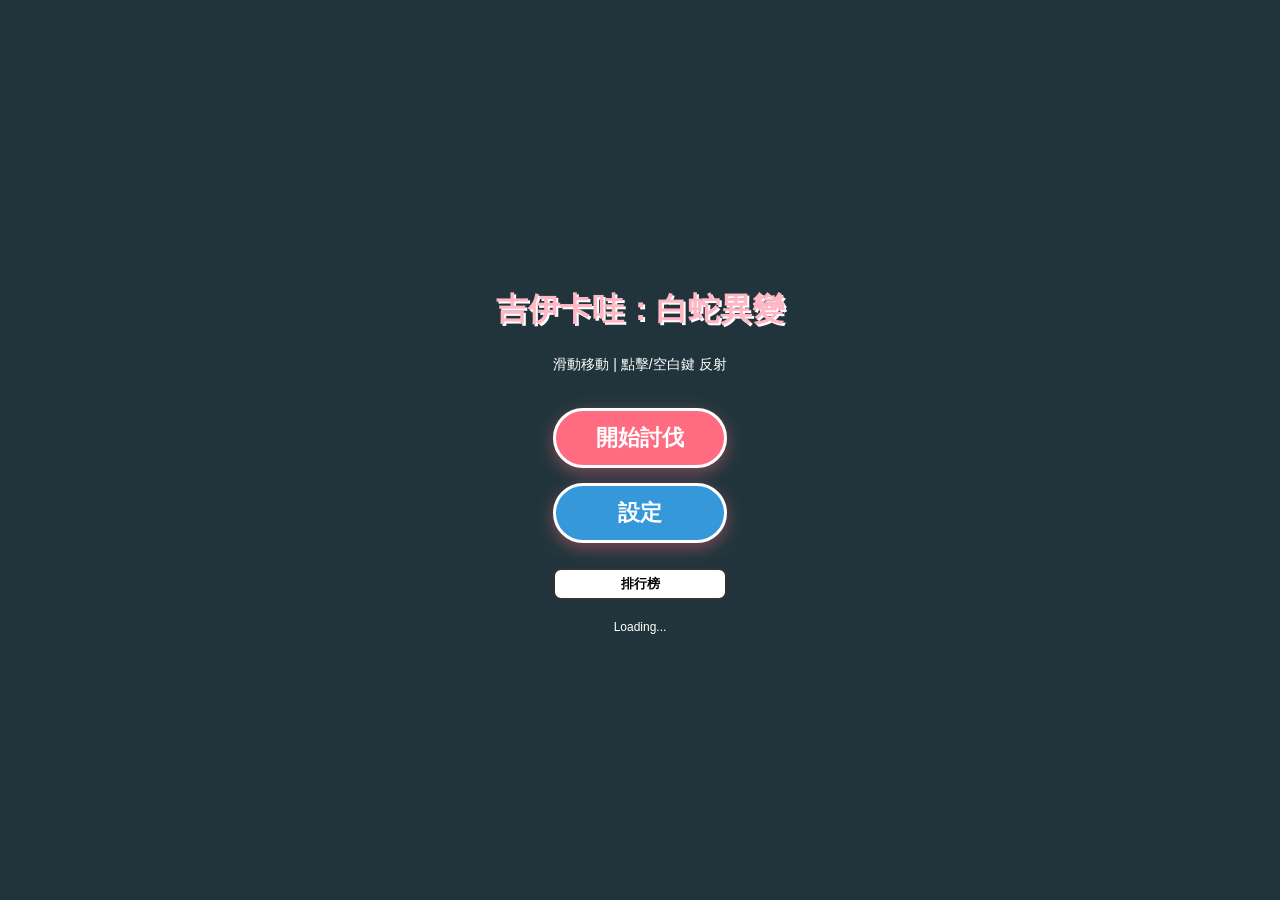
<file: chikawa/index.html>
<!DOCTYPE html>
<html lang="zh-TW">
<head>
    <meta charset="UTF-8">
    <meta name="viewport" content="width=device-width, initial-scale=1.0, maximum-scale=1.0, user-scalable=no">
    <title>吉伊卡哇：白蛇異變 (反射版)</title>
    <style>
        body { margin: 0; overflow: hidden; background: #2c3e50; font-family: 'Microsoft JhengHei', sans-serif; touch-action: none; user-select: none; -webkit-user-select: none; }
        #game-container { position: relative; width: 100vw; height: 100vh; background: linear-gradient(to bottom, #87CEEB, #E0F7FA); overflow: hidden; }
        canvas { display: block; width: 100%; height: 100%; }

        /* UI 層 */
        .ui-layer { position: absolute; top: 0; left: 0; width: 100%; height: 100%; pointer-events: none; display: flex; flex-direction: column; justify-content: center; align-items: center; z-index: 20; transition: opacity 0.3s; }
        .overlay { background: rgba(0, 0, 0, 0.75); backdrop-filter: blur(5px); }
        .hidden { display: none !important; opacity: 0; }
        
        /* 按鈕樣式 */
        .btn-group { display: flex; flex-direction: column; gap: 15px; margin-top: 20px; pointer-events: auto; }
        .btn-start { background: #ff6b81; color: white; border: 3px solid white; padding: 12px 40px; font-size: 22px; border-radius: 50px; cursor: pointer; font-weight: bold; transition: transform 0.1s; box-shadow: 0 5px 15px rgba(255,107,129,0.4); }
        .btn-start:active { transform: scale(0.95); }
        .btn-setting { background: #3498db; }
        .btn-small { background: rgba(255,255,255,0.9); border: 2px solid #333; padding: 5px 12px; font-weight: bold; border-radius: 8px; cursor: pointer; pointer-events: auto; }

        /* HUD & Controls */
        #hud { position: absolute; top: 0; left: 0; width: 100%; height: 100%; padding: 10px; box-sizing: border-box; display: flex; flex-direction: column; pointer-events: none; z-index: 10; }
        .top-row { display: flex; justify-content: space-between; margin-bottom: 5px; width: 100%; }
        .score-board { background: rgba(255,255,255,0.9); padding: 5px 15px; border-radius: 20px; font-weight: bold; border: 2px solid #ffb7c5; pointer-events: auto; }
        
        /* 血條區塊 (玩家與Boss) */
        .bars-container { display: flex; flex-direction: column; gap: 5px; width: 100%; align-items: flex-start; }
        
        .hp-label { color: white; font-size: 10px; text-shadow: 1px 1px 0 #000; margin-bottom: 2px; }
        .hp-container { width: 200px; height: 15px; background: #333; border: 2px solid white; border-radius: 10px; overflow: hidden; position: relative; }
        .hp-bar { width: 100%; height: 100%; transition: width 0.2s; }
        #player-hp-bar { background: linear-gradient(to right, #2ecc71, #27ae60); }
        #boss-hp-bar { background: linear-gradient(to right, #e74c3c, #c0392b); }
        
        /* 反射按鈕 (右下角) - 修正手機超出範圍問題 */
        #btn-reflect { 
            position: absolute; 
            bottom: 60px; /* 提高底部距離，避開手機導覽列 */
            right: 20px;  /* 稍微往內縮 */
            margin-bottom: env(safe-area-inset-bottom); /* 適配 iPhone X+ 底部安全區 */
            width: 80px; height: 80px; 
            background: rgba(255, 255, 255, 0.8); 
            border: 4px solid #3498db; border-radius: 50%; 
            display: flex; justify-content: center; align-items: center;
            font-size: 14px; font-weight: bold; color: #3498db;
            box-shadow: 0 4px 10px rgba(0,0,0,0.3);
            pointer-events: auto; user-select: none;
            z-index: 100; /* 確保在最上層 */
            transition: transform 0.1s, background 0.1s;
        }
        #btn-reflect:active { transform: scale(0.9); background: #fff; }
        #btn-reflect.cooldown { border-color: #95a5a6; color: #95a5a6; opacity: 0.6; }

        /* CD 遮罩 */
        #reflect-cd-overlay {
            position: absolute; bottom: 0; left: 0; width: 100%; height: 0%;
            background: rgba(0,0,0,0.5); border-radius: 50%;
            transition: height 0.1s linear;
        }

        /* 視窗 */
        .modal { background: white; padding: 20px; border-radius: 15px; width: 80%; max-width: 400px; text-align: center; border: 4px solid #ffb7c5; pointer-events: auto; }
        .modal h2 { color: #ff6b81; margin-top: 0; }
        .rank-row { display: flex; justify-content: space-between; padding: 5px 0; border-bottom: 1px solid #eee; color: #555; }
        .setting-row { margin: 15px 0; text-align: left; }
        .setting-row label { display: block; font-weight: bold; margin-bottom: 5px; color: #333; }
        select { width: 100%; padding: 8px; font-size: 16px; border-radius: 5px; }

        #damage-flash { position: absolute; top:0; left:0; width:100%; height:100%; background: red; opacity: 0; pointer-events: none; z-index: 5; transition: opacity 0.1s; }
        #item-msg { position: absolute; top: 20%; width: 100%; text-align: center; font-size: 24px; font-weight: bold; text-shadow: 2px 2px 0 #fff; opacity: 0; transition: opacity 0.5s; z-index: 15; }
    </style>
</head>
<body>

<div id="game-container">
    <canvas id="gameCanvas"></canvas>
    <div id="damage-flash"></div>

    <!-- HUD -->
    <div id="hud" class="hud hidden">
        <div class="top-row">
            <div class="score-board"><span data-t="score">Score</span>: <span id="score-val">0</span></div>
            <button id="btn-pause" class="btn-small" data-t="pause">暫停</button>
        </div>
        
        <div class="bars-container">
            <div>
                <div class="hp-label">CHIIKAWA HP</div>
                <div class="hp-container"><div id="player-hp-bar" class="hp-bar"></div></div>
            </div>
            <div>
                <div class="hp-label">BOSS HP</div>
                <div class="hp-container" style="border-color: #ffb7c5;"><div id="boss-hp-bar" class="hp-bar"></div></div>
            </div>
        </div>

        <div id="btn-reflect" ontouchstart="triggerReflect(event)" onmousedown="triggerReflect(event)">
            <span data-t="reflect_btn">鏡反射</span>
            <div id="reflect-cd-overlay"></div>
        </div>
    </div>
    
    <div id="item-msg"></div>

    <!-- 標題畫面 -->
    <div id="start-screen" class="ui-layer overlay">
        <h1 style="color:#ffb7c5; text-shadow:2px 2px 0 white; font-size:32px; margin-bottom:10px;" data-t="title">吉伊卡哇：白蛇異變</h1>
        <p style="color:white; font-size:14px; text-align:center;">
            <span data-t="tutorial_move">滑動移動</span> | <span data-t="tutorial_reflect">點擊/空白鍵 反射攻擊</span>
        </p>
        <div class="btn-group">
            <button class="btn-start" onclick="startGame()" data-t="start">開始討伐</button>
            <button class="btn-start btn-setting" onclick="openSettings()" data-t="settings">設定</button>
            <button class="btn-small" onclick="showLeaderboard()" style="background:#fff; margin-top:10px;" data-t="ranking">排行榜</button>
        </div>
        <div id="loading-msg" style="margin-top:20px; color:white; font-size:12px;">Loading...</div>
    </div>

    <!-- 設定畫面 -->
    <div id="settings-screen" class="ui-layer overlay hidden">
        <div class="modal">
            <h2 data-t="settings">設定</h2>
            <div class="setting-row">
                <label data-t="language">語言 / Language</label>
                <select id="lang-select" onchange="changeLanguage(this.value)">
                    <option value="zh">繁體中文 (Taiwan)</option>
                    <option value="ja">日本語 (Japanese)</option>
                </select>
            </div>
            <div class="setting-row">
                <label data-t="difficulty">難度 / Difficulty</label>
                <select id="diff-select" onchange="changeDifficulty(this.value)">
                    <option value="0">Easy (傷害 50%)</option>
                    <option value="1">Normal (傷害 100%)</option>
                    <option value="2">Hard (傷害 150%)</option>
                    <option value="3">Lunatic (傷害 200%)</option>
                </select>
            </div>
            <button class="btn-start" onclick="closeSettings()" style="padding: 8px 30px; font-size: 18px;" data-t="back">返回</button>
        </div>
    </div>

    <!-- 排行榜畫面 -->
    <div id="leaderboard-screen" class="ui-layer overlay hidden">
        <div class="modal">
            <h2 data-t="ranking_title">討伐紀錄 (Top 5)</h2>
            <div id="rank-list"></div>
            <br>
            <button class="btn-start" onclick="closeLeaderboard()" style="padding: 8px 30px; font-size: 18px;" data-t="back">返回</button>
        </div>
    </div>

    <!-- 暫停/結束 -->
    <div id="pause-screen" class="ui-layer overlay hidden">
        <h2 style="color:white;" data-t="paused">暫停中</h2>
        <div class="btn-group">
            <button class="btn-start" onclick="resumeGame()" data-t="resume">繼續</button>
            <button class="btn-small" onclick="backToMenu()" data-t="back_menu">回標題</button>
        </div>
    </div>

    <div id="game-over-screen" class="ui-layer overlay hidden">
        <h1 style="color:#bdc3c7;" data-t="petrified">已石化...</h1>
        <p style="color:white; font-size:20px;"><span data-t="final_score">最終分數</span>: <span id="final-score">0</span></p>
        <div class="btn-group">
            <button class="btn-start" onclick="startGame()" data-t="retry">再次挑戰</button>
            <button class="btn-small" onclick="backToMenu()" data-t="back_menu">回標題</button>
        </div>
    </div>
</div>

<script>
    // =========================================
    // 1. 多語言與設定管理
    // =========================================
    const TEXT = {
        zh: {
            title: "吉伊卡哇：白蛇異變", start: "開始討伐", settings: "設定", ranking: "排行榜",
            score: "分數", pause: "暫停", paused: "暫停中", resume: "繼續", back_menu: "回標題",
            petrified: "已石化...", final_score: "最終分數", retry: "再次挑戰",
            ranking_title: "討伐紀錄 (Top 5)", back: "返回", reflect_btn: "鏡反射",
            language: "語言 / Language", difficulty: "難度 / Difficulty",
            diff_0: "Easy (傷害 50%)", diff_1: "Normal (傷害 100%)", diff_2: "Hard (傷害 150%)", diff_3: "Lunatic (傷害 200%)",
            msg_invincible: "無敵時間!", msg_heal: "體力恢復!", msg_ready: "準備完成!", loading: "載入中...",
            msg_reflect: "反射成功!", msg_break: "白蛇被擊倒!",
            tutorial_move: "滑動移動", tutorial_reflect: "點擊/空白鍵 反射"
        },
        ja: {
            title: "ちいかわ：白蛇の異変", start: "討伐開始", settings: "設定", ranking: "ランキング",
            score: "スコア", pause: "一時停止", paused: "一時停止中", resume: "再開", back_menu: "タイトルへ",
            petrified: "石化しました...", final_score: "最終スコア", retry: "もう一度挑戦",
            ranking_title: "討伐記録 (Top 5)", back: "戻る", reflect_btn: "反射",
            language: "言語 / Language", difficulty: "難易度 / Difficulty",
            diff_0: "Easy (ダメージ 50%)", diff_1: "Normal (ダメージ 100%)", diff_2: "Hard (ダメージ 150%)", diff_3: "Lunatic (ダメージ 200%)",
            msg_invincible: "無敵モード!", msg_heal: "体力回復!", msg_ready: "準備完了!", loading: "ロード中...",
            msg_reflect: "反射成功!", msg_break: "白蛇ダウン!",
            tutorial_move: "スライド移動", tutorial_reflect: "タップ/Space 反射"
        }
    };

    let userLang = navigator.language.startsWith('ja') ? 'ja' : 'zh';
    let savedLang = localStorage.getItem('chiikawa_lang');
    let currentLang = savedLang || userLang;

    let diffMultipliers = [0.5, 1.0, 1.5, 2.0];
    let savedDiff = localStorage.getItem('chiikawa_diff');
    let currentDiff = savedDiff ? parseInt(savedDiff) : 1;

    function updateUIText() {
        document.querySelectorAll('[data-t]').forEach(el => {
            const key = el.getAttribute('data-t');
            if (TEXT[currentLang][key]) el.innerText = TEXT[currentLang][key];
        });
        document.getElementById('lang-select').value = currentLang;
        document.getElementById('diff-select').value = currentDiff;
        const diffOpts = document.getElementById('diff-select').options;
        for(let i=0; i<4; i++) diffOpts[i].text = TEXT[currentLang][`diff_${i}`];
    }

    function changeLanguage(val) { currentLang = val; localStorage.setItem('chiikawa_lang', val); updateUIText(); }
    function changeDifficulty(val) { currentDiff = parseInt(val); localStorage.setItem('chiikawa_diff', val); }

    function saveScore(newScore) {
        let scores = JSON.parse(localStorage.getItem('chiikawa_scores') || '[]');
        scores.push({ score: newScore, date: new Date().toLocaleDateString() });
        scores.sort((a, b) => b.score - a.score);
        scores = scores.slice(0, 5);
        localStorage.setItem('chiikawa_scores', JSON.stringify(scores));
    }
    function showLeaderboard() {
        const list = document.getElementById('rank-list');
        list.innerHTML = '';
        let scores = JSON.parse(localStorage.getItem('chiikawa_scores') || '[]');
        if (scores.length === 0) list.innerHTML = '<p>No Data</p>';
        scores.forEach((s, i) => list.innerHTML += `<div class="rank-row"><span>#${i+1} ${s.date}</span><span>${s.score}</span></div>`);
        document.getElementById('start-screen').classList.add('hidden');
        document.getElementById('leaderboard-screen').classList.remove('hidden');
    }
    function closeLeaderboard() { document.getElementById('leaderboard-screen').classList.add('hidden'); document.getElementById('start-screen').classList.remove('hidden'); }
    function openSettings() { document.getElementById('start-screen').classList.add('hidden'); document.getElementById('settings-screen').classList.remove('hidden'); }
    function closeSettings() { document.getElementById('settings-screen').classList.add('hidden'); document.getElementById('start-screen').classList.remove('hidden'); }

    // =========================================
    // 2. 遊戲引擎與資源
    // =========================================
    const canvas = document.getElementById('gameCanvas');
    const ctx = canvas.getContext('2d');
    
    const images = {};
    const imgSrc = {
        smile: 'images/smile.png', cry: 'images/cry.png', st: 'images/st.png', 
        run: 'images/run.png', nor: 'images/nor.png', kagami: 'images/kagami.png',
        snake_normal: 'images/snake_normal.png', snake_attack: 'images/snake_attack.png', 
        snake_angry: 'images/snake_angry.png', snake_scared: 'images/snake_scared.png', snake_cry: 'images/snake_cry.png',
        blue_cookie: 'images/blue_cookie.png', hp_ramen: 'images/hp_ramen.png'
    };
    let loadedCount = 0;
    const totalImages = Object.keys(imgSrc).length;

    for(let k in imgSrc) {
        images[k] = new Image();
        images[k].src = imgSrc[k];
        images[k].onload = () => { loadedCount++; if(loadedCount===totalImages) updateUIText(); };
        images[k].onerror = () => { loadedCount++; };
    }

    function resize() { canvas.width = window.innerWidth; canvas.height = window.innerHeight; }
    window.addEventListener('resize', resize);
    resize();
    updateUIText();

    const input = { active: false, lastX: 0, lastY: 0 };
    const keys = { w:false, a:false, s:false, d:false };
    
    // 觸控移動 (排除按鈕區域)
    canvas.addEventListener('touchstart', e => {
        if(currentState !== STATE.PLAYING) return;
        if(e.target.id === 'btn-reflect' || e.target.parentElement.id === 'btn-reflect') return; // 防止按鈕觸發移動
        const t = e.touches[0];
        input.lastX = t.clientX; input.lastY = t.clientY; input.active = true;
    }, {passive: false});

    canvas.addEventListener('touchmove', e => {
        if(currentState !== STATE.PLAYING || !input.active) return;
        e.preventDefault();
        const t = e.touches[0];
        player.move((t.clientX - input.lastX)*1.5, (t.clientY - input.lastY)*1.5);
        input.lastX = t.clientX; input.lastY = t.clientY;
    }, {passive: false});
    canvas.addEventListener('touchend', () => input.active = false);

    window.addEventListener('keydown', e => { 
        if(e.key.startsWith('Arrow')) keys[e.key]=true; 
        if(e.code === 'Space') { triggerReflect(); }
    });
    window.addEventListener('keyup', e => { if(e.key.startsWith('Arrow')) keys[e.key]=false; });

    // =========================================
    // 3. 遊戲物件
    // =========================================
    const STATE = { MENU: 0, PLAYING: 1, PAUSED: 2, GAMEOVER: 3 };
    let currentState = STATE.MENU;
    let score = 0, frameCount = 0;
    let player, boss, bullets = [], items = [];
    let nextCookie = 500, nextRamen = 1000;

    class Player {
        constructor() {
            this.x = canvas.width/2; this.y = canvas.height-150;
            this.size = 60; this.hitbox = 4; this.speed = 7;
            this.hp = 100; this.maxHp = 100;
            this.invincible = 0; this.superInv = false;
            this.smile = 0; this.moving = false; this.isStone = false;
            
            // 鏡子相關
            this.isReflecting = false;
            this.reflectTimer = 0; // 持續時間
            this.reflectCD = 0;    // 冷卻時間
            this.maxReflectCD = 180; // 3秒
        }
        move(dx, dy) {
            if(this.isStone) return;
            this.x += dx; this.y += dy;
            this.x = Math.max(30, Math.min(canvas.width-30, this.x));
            this.y = Math.max(30, Math.min(canvas.height-30, this.y));
            this.moving = (Math.abs(dx)>0.1 || Math.abs(dy)>0.1);
        }
        update() {
            if(this.isStone) return;
            let dx=0, dy=0;
            if(keys.ArrowUp) dy=-this.speed; if(keys.ArrowDown) dy=this.speed;
            if(keys.ArrowLeft) dx=-this.speed; if(keys.ArrowRight) dx=this.speed;
            if(dx||dy) { this.move(dx,dy); this.moving=true; } else if(!input.active) this.moving=false;
            
            if(this.invincible > 0) {
                this.invincible--;
                if(this.invincible <= 0) this.superInv = false;
            }
            if(this.smile > 0) this.smile--;

            // 鏡子邏輯
            if(this.isReflecting) {
                this.reflectTimer--;
                if(this.reflectTimer <= 0) this.isReflecting = false;
            }
            if(this.reflectCD > 0) {
                this.reflectCD--;
                updateReflectUI(this.reflectCD, this.maxReflectCD);
            }
        }
        activateMirror() {
            if(this.isStone || this.reflectCD > 0 || this.isReflecting) return;
            this.isReflecting = true;
            this.reflectTimer = 40; // 開啟 0.6 秒
            this.reflectCD = this.maxReflectCD;
        }
        takeDamage(baseDmg) {
            if(this.invincible > 0 || this.isReflecting) return; // 反射期間也無敵(但有邏輯判斷是否反射)
            const finalDmg = baseDmg * diffMultipliers[currentDiff];
            this.hp -= finalDmg;
            updateHP();
            const flash = document.getElementById('damage-flash');
            flash.style.opacity = 0.6; setTimeout(()=>flash.style.opacity=0, 100);

            if(this.hp <= 0) { this.hp = 0; gameOver(); }
            else { this.invincible = 90; this.superInv = false; }
        }
        heal(amt) {
            this.hp = Math.min(this.maxHp, this.hp + amt);
            updateHP(); showMsg(TEXT[currentLang].msg_heal, "#2ecc71"); this.smile=60;
        }
        draw() {
            ctx.save(); ctx.translate(this.x, this.y);
            
            // 鏡子繪製
            if(this.isReflecting && images.kagami.complete) {
                // 因為圖片鏡面朝右，我們不需要太多旋轉，就直接畫
                // 為了視覺效果，可以稍微上下浮動或閃光
                ctx.shadowColor = 'cyan'; ctx.shadowBlur = 15;
                // 為了讓它看起來像防禦上方，稍微逆時針轉一點點，並讓吉伊卡哇在後面
                ctx.drawImage(images.kagami, -35, -45, 70, 70); 
                ctx.shadowBlur = 0;
            } else {
                // 正常繪圖
                if(this.invincible>0) {
                    if(this.superInv) {
                        ctx.beginPath(); ctx.arc(0,0,35,0,Math.PI*2);
                        ctx.fillStyle = `rgba(52, 152, 219, ${0.4+Math.sin(frameCount*0.5)*0.2})`; ctx.fill();
                        ctx.strokeStyle='#3498db'; ctx.lineWidth=2; ctx.stroke();
                    } else if(Math.floor(frameCount/4)%2===0) ctx.globalAlpha = 0.5;
                }
                
                let img = images.nor;
                if(this.isStone) img = images.st;
                else if(this.smile>0) img = images.smile;
                else if(this.invincible>0 && !this.superInv) img = images.cry;
                else if(this.moving) img = images.run;

                if(img && img.complete) ctx.drawImage(img, -30, -30, 60, 60);
                else { ctx.fillStyle='white'; ctx.beginPath(); ctx.arc(0,0,30,0,Math.PI*2); ctx.fill(); }

                if(!this.isStone) {
                    // 判定點
                    ctx.fillStyle = (this.invincible>0 || this.isReflecting)?'cyan':'red';
                    ctx.beginPath(); ctx.arc(0,0,this.hitbox,0,Math.PI*2); ctx.fill();
                }
            }
            ctx.restore();
        }
    }

    class Bullet {
        constructor(x, y, vx, vy, type) {
            this.x=x; this.y=y; this.vx=vx; this.vy=vy;
            this.type = type; // 0:Rice, 1:Orb, 2:Reflected(Friendly)
            this.r = type===1 ? 12 : 6;
            this.color = type===1 ? '#8e44ad' : '#9b59b6';
            this.dmg = type===1 ? 30 : 15;
            this.isFriendly = false; // 是否為反彈後的子彈
        }
        update() { this.x+=this.vx; this.y+=this.vy; }
        draw() {
            ctx.save(); ctx.translate(this.x, this.y);
            ctx.fillStyle = this.color; ctx.shadowBlur=this.isFriendly?10:5; ctx.shadowColor=this.color;
            ctx.beginPath(); ctx.arc(0,0,this.r,0,Math.PI*2); ctx.fill();
            ctx.fillStyle='white'; ctx.beginPath(); ctx.arc(0,0,this.r*0.6,0,Math.PI*2); ctx.fill();
            ctx.restore();
        }
        reflect(targetX, targetY) {
            this.isFriendly = true;
            this.color = '#3498db'; // 變藍色
            this.dmg = 50; // 反彈傷害
            // 重新計算射向 Boss 的向量
            const angle = Math.atan2(targetY - this.y, targetX - this.x);
            const speed = 10; // 反彈速度快
            this.vx = Math.cos(angle) * speed;
            this.vy = Math.sin(angle) * speed;
        }
    }

    class Boss {
        constructor() { 
            this.x = canvas.width/2; this.y = 80; 
            this.tx = this.x; this.atkTimer = 0; 
            this.maxHp = 1000; this.hp = 1000;
            this.state = 'normal'; // normal, scared, cry
            this.stateTimer = 0;
            this.phase = 1; // 階段
        }
        update() {
            if(this.state === 'cry') {
                // 哭泣中，不攻擊，只顫抖
                this.x += (Math.random()-0.5)*5;
                this.y = 80 + Math.sin(frameCount*0.1)*5;
                this.stateTimer--;
                if(this.stateTimer <= 0) {
                    this.state = 'normal';
                    this.hp = this.maxHp; // 復活
                    this.phase++; // 難度提升
                }
                return;
            }

            if(this.state === 'scared') {
                this.stateTimer--;
                if(this.stateTimer <= 0) this.state = 'normal';
            }

            // 正常移動
            if(frameCount%120===0) this.tx = Math.random()*(canvas.width-100)+50;
            this.x += (this.tx - this.x)*0.03;
            this.y = 80 + Math.sin(frameCount*0.04)*20;
            if(this.atkTimer>0) this.atkTimer--;
        }
        takeDamage(amt) {
            if(this.state === 'cry') return; // 已被打敗時無敵
            this.hp -= amt;
            this.state = 'scared';
            this.stateTimer = 30; // 驚慌 0.5 秒
            updateBossHP();
            
            if(this.hp <= 0) {
                this.hp = 0;
                this.state = 'cry';
                this.stateTimer = 180; // 哭 3 秒
                showMsg(TEXT[currentLang].msg_break, "#f1c40f");
                score += 1000; // 擊倒獎勵
                // 掉落獎勵
                items.push(new Item('ramen'));
                items.push(new Item('cookie'));
            }
        }
        draw() {
            ctx.save(); ctx.translate(this.x, this.y);
            // 魔法陣
            if(this.state !== 'cry') {
                ctx.rotate(frameCount*0.02); ctx.strokeStyle=(score>1500)?'red':'white';
                ctx.setLineDash([5,5]); ctx.lineWidth=2; ctx.beginPath(); ctx.arc(0,0,60,0,Math.PI*2); ctx.stroke();
                ctx.setLineDash([]); ctx.rotate(-frameCount*0.02);
            }
            
            let img = images.snake_normal;
            if (this.state === 'cry') img = images.snake_cry;
            else if (this.state === 'scared') img = images.snake_scared;
            else if (this.atkTimer > 0) img = images.snake_attack;
            else if (this.phase >= 3) img = images.snake_angry;

            if(img && img.complete) {
                if(this.atkTimer>0) ctx.scale(1.1, 1.1);
                ctx.drawImage(img, -50, -50, 100, 100);
            }
            else { ctx.fillStyle='white'; ctx.beginPath(); ctx.arc(0,0,40,0,Math.PI*2); ctx.fill(); }
            ctx.restore();
        }
    }

    class Item {
        constructor(type) {
            this.type = type; 
            this.x = Math.random()*(canvas.width-60)+30; this.y = -50;
            this.w = 0;
        }
        update() { this.y += 2.5; this.x += Math.sin(this.w+=0.05); }
        draw() {
            ctx.save(); ctx.translate(this.x, this.y);
            let img = (this.type==='cookie')?images.blue_cookie:images.hp_ramen;
            if(img && img.complete) { 
                ctx.shadowColor='white'; ctx.shadowBlur=10;
                ctx.drawImage(img, -20, -20, 40, 40); 
            }
            ctx.restore();
        }
    }

    // =========================================
    // 4. 遊戲邏輯
    // =========================================
    function spawnDanmaku() {
        if(boss.state === 'cry') return; // 哭的時候不攻擊

        // 難度隨 phase 增加
        const speedMult = 1 + (boss.phase * 0.1); 
        let shot = false;

        // Pattern 1: 狙擊
        if (frameCount % Math.max(30, 60 - boss.phase*5) === 0) {
            let angle = Math.atan2(player.y - boss.y, player.x - boss.x);
            bullets.push(new Bullet(boss.x, boss.y, Math.cos(angle)*5*speedMult, Math.sin(angle)*5*speedMult, 0));
            if(boss.phase >= 2) {
                bullets.push(new Bullet(boss.x, boss.y, Math.cos(angle+0.3)*5*speedMult, Math.sin(angle+0.3)*5*speedMult, 0));
                bullets.push(new Bullet(boss.x, boss.y, Math.cos(angle-0.3)*5*speedMult, Math.sin(angle-0.3)*5*speedMult, 0));
            }
            shot = true;
        }

        // Pattern 2: 螺旋
        if (boss.phase >= 1 && frameCount % 10 === 0) {
            let spiralAngle = frameCount * 0.1; 
            let ways = 2 + Math.floor(boss.phase/2); 
            for(let i=0; i<ways; i++) {
                let a = spiralAngle + (Math.PI * 2 / ways) * i;
                bullets.push(new Bullet(boss.x, boss.y, Math.cos(a)*4, Math.sin(a)*4, 0));
            }
            shot = true;
        }

        // Pattern 3: 全方位
        if (frameCount % 180 === 0) {
            let count = 12 + boss.phase * 2;
            for (let i = 0; i < count; i++) {
                let angle = (Math.PI * 2 / count) * i;
                bullets.push(new Bullet(boss.x, boss.y, Math.cos(angle)*3, Math.sin(angle)*3, 1)); 
            }
            shot = true;
        }

        if(shot) boss.atkTimer = 15;
    }

    function initGame() {
        player = new Player(); boss = new Boss();
        bullets = []; items = [];
        score = 0; frameCount = 0;
        nextCookie = 500; nextRamen = 1000;
        updateHP(); updateBossHP();
        document.getElementById('score-val').innerText = '0';
        document.getElementById('item-msg').style.opacity = 0;
        updateReflectUI(0, 100);
    }

    function updateHP() {
        const pct = (player.hp / player.maxHp) * 100;
        const bar = document.getElementById('player-hp-bar');
        bar.style.width = Math.max(0, pct) + '%';
        if(pct > 50) bar.style.background = 'linear-gradient(to right, #2ecc71, #27ae60)';
        else if(pct > 20) bar.style.background = 'linear-gradient(to right, #f1c40f, #f39c12)';
        else bar.style.background = 'linear-gradient(to right, #e74c3c, #c0392b)';
    }

    function updateBossHP() {
        const pct = (boss.hp / boss.maxHp) * 100;
        document.getElementById('boss-hp-bar').style.width = Math.max(0, pct) + '%';
    }

    function triggerReflect(e) {
        if(e) { e.preventDefault(); e.stopPropagation(); }
        if(currentState === STATE.PLAYING) player.activateMirror();
    }

    function updateReflectUI(current, max) {
        const overlay = document.getElementById('reflect-cd-overlay');
        const btn = document.getElementById('btn-reflect');
        if(current > 0) {
            const pct = (current / max) * 100;
            overlay.style.height = pct + '%';
            btn.classList.add('cooldown');
        } else {
            overlay.style.height = '0%';
            btn.classList.remove('cooldown');
        }
    }

    function showMsg(txt, color) {
        const el = document.getElementById('item-msg');
        el.innerText = txt; el.style.color = color;
        el.style.opacity = 1; el.style.top = '25%';
        setTimeout(() => el.style.top = '20%', 50);
        setTimeout(() => el.style.opacity = 0, 1500);
    }

    function loop() {
        if (currentState !== STATE.PLAYING) return;
        ctx.clearRect(0,0,canvas.width,canvas.height);

        // 背景
        let bg = '#87CEEB';
        if(boss.phase >= 3) bg = '#2c3e50'; else if(boss.phase >= 2) bg = '#FDCB6E';
        ctx.fillStyle = bg; ctx.fillRect(0,0,canvas.width,canvas.height);

        frameCount++;
        if(frameCount%60===0) { score+=10; document.getElementById('score-val').innerText = score; }

        if(score >= nextCookie) { items.push(new Item('cookie')); nextCookie += 500; }
        if(score >= nextRamen) { items.push(new Item('ramen')); nextRamen += 1000; }

        player.update(); boss.update(); spawnDanmaku();

        // 碰撞檢測
        // 1. 道具
        for(let i=items.length-1; i>=0; i--) {
            items[i].update(); items[i].draw();
            if(Math.hypot(items[i].x-player.x, items[i].y-player.y) < 50) {
                if(items[i].type==='cookie') { player.invincible=300; player.superInv=true; showMsg(TEXT[currentLang].msg_invincible, "#3498db"); player.smile=300; }
                else { player.heal(50); }
                items.splice(i,1);
            } else if(items[i].y>canvas.height+50) items.splice(i,1);
        }

        // 2. 子彈
        for(let i=bullets.length-1; i>=0; i--) {
            let b = bullets[i];
            b.update(); b.draw();
            
            // 出界
            if(b.x<-50||b.x>canvas.width+50||b.y<-50||b.y>canvas.height+50) {
                bullets.splice(i,1);
                continue;
            }

            // A. 敵方子彈 打 玩家
            if(!b.isFriendly) {
                const dist = Math.hypot(b.x-player.x, b.y-player.y);
                
                // 鏡子反射判定 (範圍比判定點大)
                if(player.isReflecting && dist < player.size/2 + b.r + 10) {
                    b.reflect(boss.x, boss.y); // 反彈！
                    showMsg(TEXT[currentLang].msg_reflect, "#fff");
                    continue; // 處理下一顆
                }

                // 傷害判定
                if(dist < b.r + player.hitbox) {
                    player.takeDamage(b.dmg);
                    bullets.splice(i,1);
                }
            }
            // B. 友方子彈 打 BOSS
            else {
                const distBoss = Math.hypot(b.x-boss.x, b.y-boss.y);
                if(distBoss < 60) { // Boss半徑
                    boss.takeDamage(b.dmg);
                    bullets.splice(i,1);
                    // 特效
                    ctx.fillStyle='rgba(255,255,255,0.8)';
                    ctx.beginPath(); ctx.arc(boss.x, boss.y, 70, 0, Math.PI*2); ctx.fill();
                }
            }
        }

        boss.draw(); player.draw();
        requestAnimationFrame(loop);
    }

    // 流程控制
    function startGame() { initGame(); currentState = STATE.PLAYING; document.getElementById('start-screen').classList.add('hidden'); document.getElementById('game-over-screen').classList.add('hidden'); document.getElementById('hud').classList.remove('hidden'); loop(); }
    function gameOver() { currentState = STATE.GAMEOVER; player.isStone=true; saveScore(score); ctx.clearRect(0,0,canvas.width,canvas.height); boss.draw(); bullets.forEach(b=>b.draw()); player.draw(); document.getElementById('final-score').innerText = score; document.getElementById('hud').classList.add('hidden'); setTimeout(()=>document.getElementById('game-over-screen').classList.remove('hidden'), 500); }
    function resumeGame() { currentState = STATE.PLAYING; document.getElementById('pause-screen').classList.add('hidden'); loop(); }
    function backToMenu() { currentState = STATE.MENU; document.getElementById('pause-screen').classList.add('hidden'); document.getElementById('game-over-screen').classList.add('hidden'); document.getElementById('hud').classList.add('hidden'); document.getElementById('start-screen').classList.remove('hidden'); ctx.fillStyle='#87CEEB'; ctx.fillRect(0,0,canvas.width,canvas.height); }
    document.getElementById('btn-pause').addEventListener('click', ()=>{ currentState = STATE.PAUSED; document.getElementById('pause-screen').classList.remove('hidden'); });

    ctx.fillStyle='#87CEEB'; ctx.fillRect(0,0,canvas.width,canvas.height);
</script>
</body>
</html>
</file>
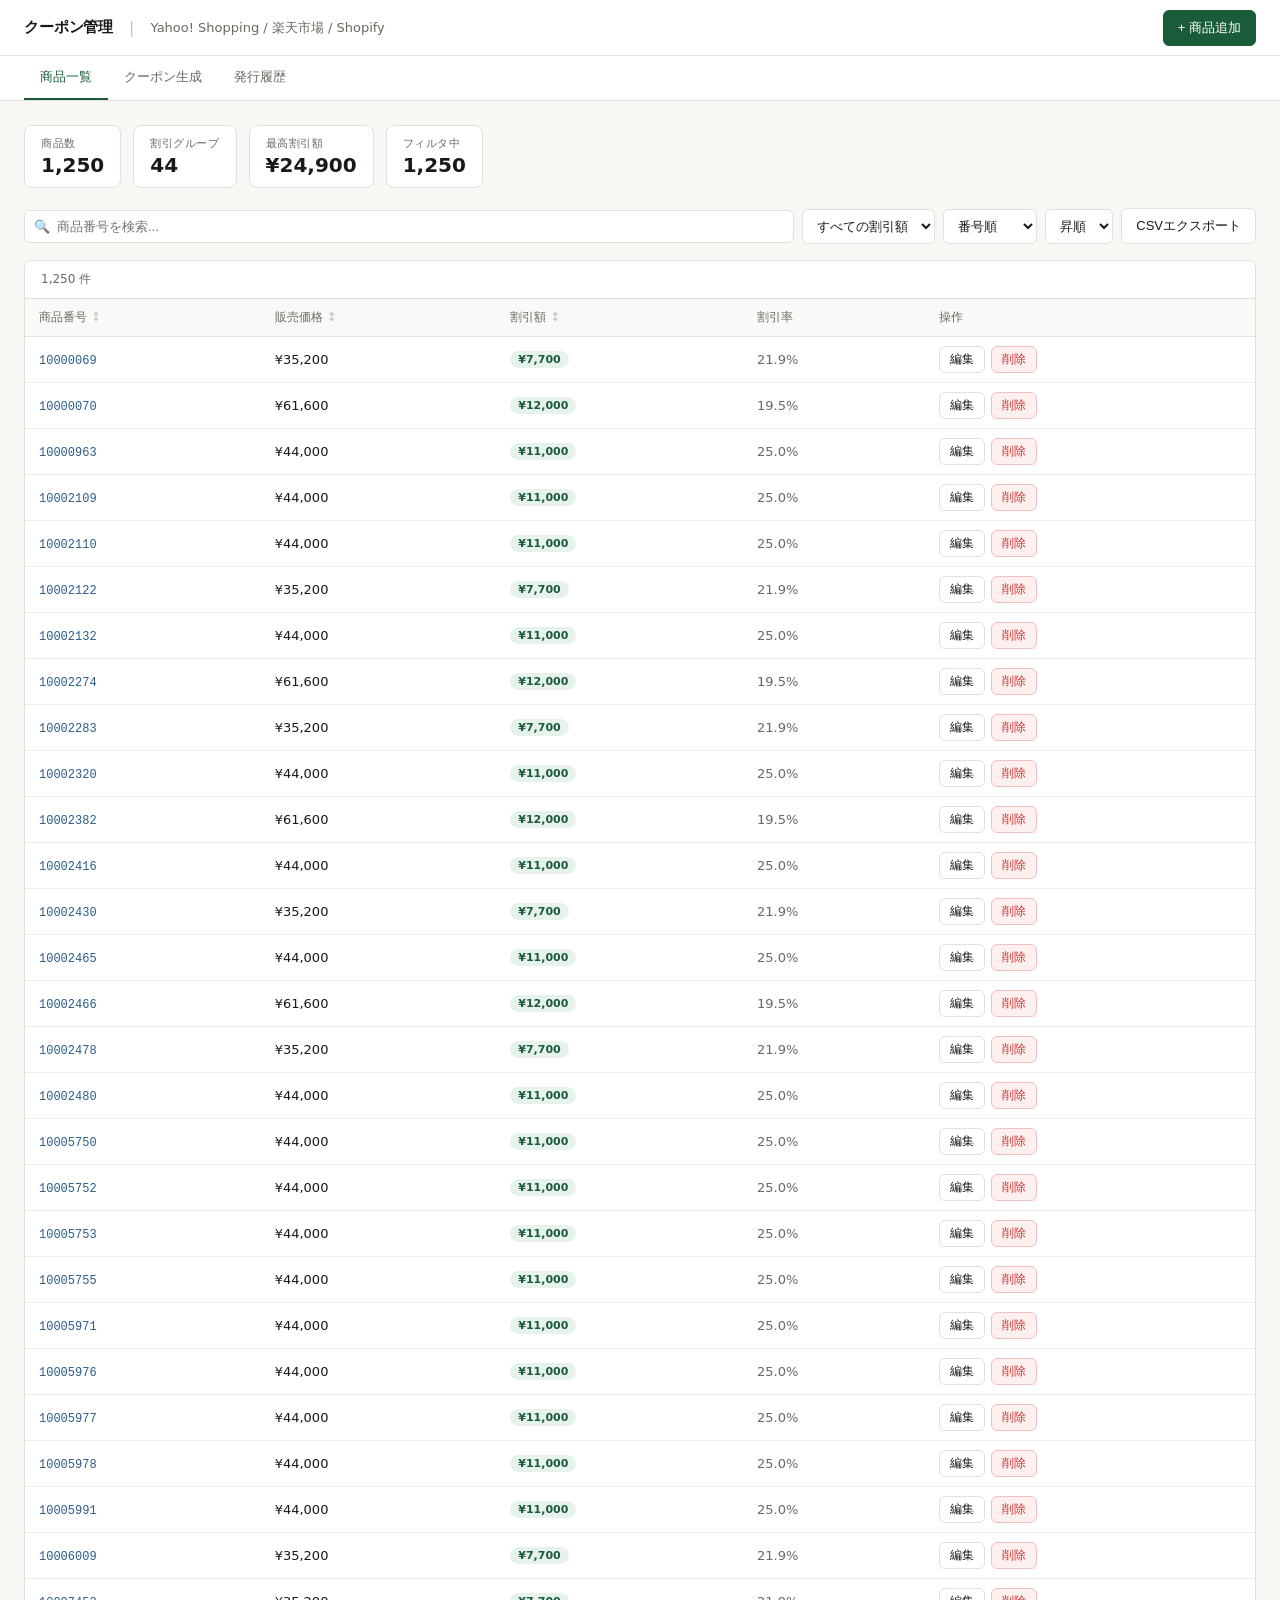
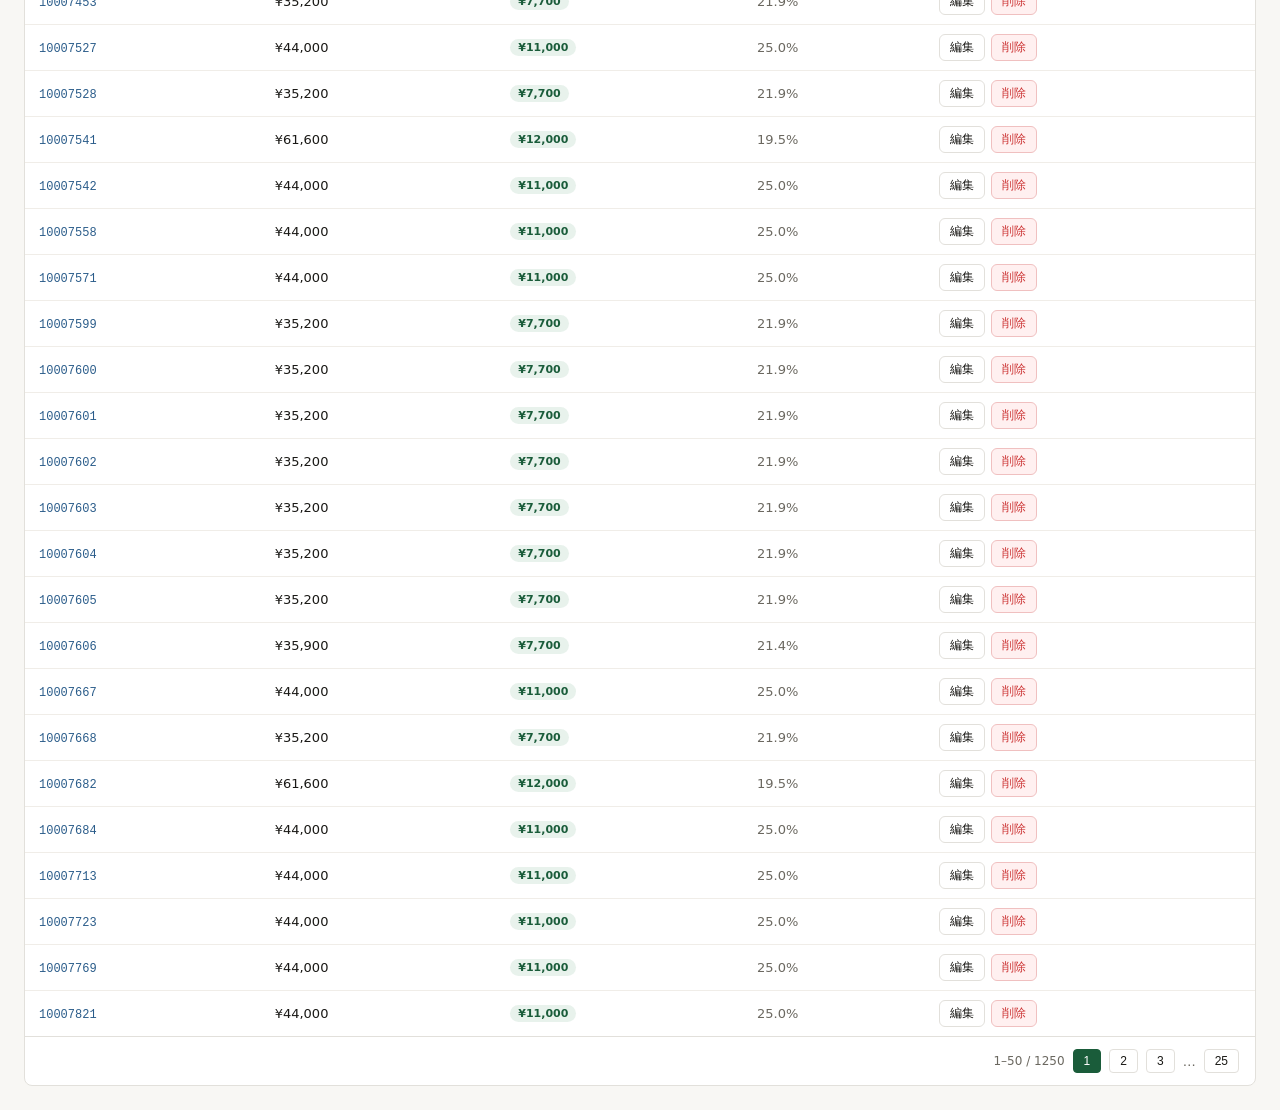
<file: coupon/index.html>
<!DOCTYPE html>
<html lang="zh-TW">
<head>
<meta charset="UTF-8">
<meta name="viewport" content="width=device-width, initial-scale=1.0">
<title>クーポン管理システム</title>
<style>
:root {
  --bg: #f8f7f4;
  --surface: #ffffff;
  --border: #e2e0db;
  --border-strong: #c8c5be;
  --text: #1a1916;
  --text-muted: #6b6860;
  --text-faint: #a09e9a;
  --accent: #1a5c3a;
  --accent-light: #e8f2ec;
  --accent-hover: #134a2e;
  --yahoo: #ff0033;
  --yahoo-light: #fff0f2;
  --rakuten: #bf0000;
  --rakuten-light: #fff0f0;
  --shopify: #008060;
  --shopify-light: #e6f5f0;
  --tag-bg: #f0ede8;
  --tag-text: #4a4844;
  --danger: #cc3333;
  --danger-light: #fff0f0;
  --warn: #b85c00;
  --warn-light: #fff8ee;
  font-family: 'Hiragino Kaku Gothic ProN', 'Noto Sans JP', system-ui, sans-serif;
}
* { box-sizing: border-box; margin: 0; padding: 0; }
body { background: var(--bg); color: var(--text); min-height: 100vh; }

/* LAYOUT */
.header { background: var(--surface); border-bottom: 1px solid var(--border); padding: 0 24px; display: flex; align-items: center; gap: 16px; height: 56px; position: sticky; top: 0; z-index: 100; }
.header h1 { font-size: 15px; font-weight: 600; letter-spacing: -0.01em; }
.header .sep { color: var(--border-strong); }
.header .subtitle { font-size: 13px; color: var(--text-muted); }
.header .spacer { flex: 1; }

.tabs { background: var(--surface); border-bottom: 1px solid var(--border); padding: 0 24px; display: flex; gap: 0; }
.tab { padding: 12px 16px; font-size: 13px; cursor: pointer; border-bottom: 2px solid transparent; color: var(--text-muted); transition: all 0.15s; white-space: nowrap; }
.tab:hover { color: var(--text); }
.tab.active { color: var(--accent); border-bottom-color: var(--accent); font-weight: 500; }

.main { max-width: 1280px; margin: 0 auto; padding: 24px; }

/* STATS BAR */
.stats { display: flex; gap: 12px; margin-bottom: 20px; flex-wrap: wrap; }
.stat { background: var(--surface); border: 1px solid var(--border); border-radius: 8px; padding: 10px 16px; }
.stat .label { font-size: 11px; color: var(--text-muted); text-transform: uppercase; letter-spacing: 0.05em; }
.stat .value { font-size: 20px; font-weight: 600; margin-top: 2px; }

/* TOOLBAR */
.toolbar { display: flex; gap: 8px; margin-bottom: 16px; flex-wrap: wrap; align-items: center; }
.search-box { flex: 1; min-width: 200px; position: relative; }
.search-box input { width: 100%; padding: 8px 12px 8px 32px; border: 1px solid var(--border); border-radius: 6px; font-size: 13px; background: var(--surface); color: var(--text); outline: none; }
.search-box input:focus { border-color: var(--accent); }
.search-icon { position: absolute; left: 10px; top: 50%; transform: translateY(-50%); color: var(--text-faint); font-size: 13px; pointer-events: none; }
select { padding: 8px 10px; border: 1px solid var(--border); border-radius: 6px; font-size: 13px; background: var(--surface); color: var(--text); cursor: pointer; outline: none; }
select:focus { border-color: var(--accent); }
button { padding: 8px 14px; border-radius: 6px; font-size: 13px; cursor: pointer; border: 1px solid var(--border); background: var(--surface); color: var(--text); transition: all 0.15s; }
button:hover { background: var(--bg); }
.btn-primary { background: var(--accent); color: #fff; border-color: var(--accent); }
.btn-primary:hover { background: var(--accent-hover); }
.btn-danger { background: var(--danger-light); color: var(--danger); border-color: #f0c0c0; }
.btn-sm { padding: 4px 10px; font-size: 12px; }

/* TABLE */
.table-wrap { background: var(--surface); border: 1px solid var(--border); border-radius: 8px; overflow: hidden; }
.table-info { padding: 10px 16px; border-bottom: 1px solid var(--border); font-size: 12px; color: var(--text-muted); display: flex; justify-content: space-between; align-items: center; }
table { width: 100%; border-collapse: collapse; font-size: 13px; }
th { padding: 10px 14px; text-align: left; background: #faf9f7; border-bottom: 1px solid var(--border); font-weight: 500; font-size: 12px; color: var(--text-muted); white-space: nowrap; cursor: pointer; user-select: none; }
th:hover { color: var(--text); }
th .sort-icon { opacity: 0.4; }
th.sorted .sort-icon { opacity: 1; color: var(--accent); }
td { padding: 9px 14px; border-bottom: 1px solid #f0ede8; vertical-align: middle; }
tr:last-child td { border-bottom: none; }
tr:hover td { background: #faf9f7; }
.code { font-family: 'Menlo', 'Consolas', monospace; font-size: 12px; color: #2a5c8a; }
.price { font-variant-numeric: tabular-nums; }
.discount-badge { display: inline-block; padding: 2px 8px; border-radius: 12px; font-size: 11px; font-weight: 600; background: var(--accent-light); color: var(--accent); }
.actions { display: flex; gap: 6px; }
.empty { padding: 48px; text-align: center; color: var(--text-muted); }

/* PAGINATION */
.pagination { display: flex; align-items: center; gap: 8px; padding: 12px 16px; border-top: 1px solid var(--border); justify-content: flex-end; font-size: 13px; }
.page-btn { padding: 4px 10px; border: 1px solid var(--border); border-radius: 4px; cursor: pointer; background: var(--surface); font-size: 12px; }
.page-btn.active { background: var(--accent); color: #fff; border-color: var(--accent); }
.page-btn:hover:not(.active) { background: var(--bg); }

/* MODAL */
.modal-overlay { display: none; position: fixed; inset: 0; background: rgba(0,0,0,0.4); z-index: 200; align-items: center; justify-content: center; }
.modal-overlay.open { display: flex; }
.modal { background: var(--surface); border-radius: 10px; width: 480px; max-width: 95vw; max-height: 90vh; overflow-y: auto; box-shadow: 0 8px 32px rgba(0,0,0,0.15); }
.modal-header { padding: 20px 24px 16px; border-bottom: 1px solid var(--border); display: flex; align-items: center; justify-content: space-between; }
.modal-header h2 { font-size: 16px; font-weight: 600; }
.modal-close { background: none; border: none; font-size: 18px; cursor: pointer; color: var(--text-muted); padding: 4px 8px; }
.modal-body { padding: 20px 24px; }
.modal-footer { padding: 16px 24px; border-top: 1px solid var(--border); display: flex; gap: 8px; justify-content: flex-end; }
.form-group { margin-bottom: 16px; }
.form-label { display: block; font-size: 12px; font-weight: 500; color: var(--text-muted); margin-bottom: 6px; text-transform: uppercase; letter-spacing: 0.04em; }
.form-input { width: 100%; padding: 8px 12px; border: 1px solid var(--border); border-radius: 6px; font-size: 13px; color: var(--text); background: var(--surface); outline: none; font-family: inherit; }
.form-input:focus { border-color: var(--accent); }
.form-row { display: grid; grid-template-columns: 1fr 1fr; gap: 12px; }

/* GENERATE PANEL */
.generate-panel { background: var(--surface); border: 1px solid var(--border); border-radius: 8px; padding: 20px; margin-bottom: 20px; }
.generate-panel h3 { font-size: 14px; font-weight: 600; margin-bottom: 16px; }
.gen-row { display: flex; gap: 12px; flex-wrap: wrap; align-items: flex-end; margin-bottom: 16px; }
.gen-group { display: flex; flex-direction: column; gap: 4px; }
.gen-group label { font-size: 11px; color: var(--text-muted); font-weight: 500; text-transform: uppercase; letter-spacing: 0.04em; }
.gen-group input, .gen-group select { padding: 8px 10px; border: 1px solid var(--border); border-radius: 6px; font-size: 13px; background: var(--surface); color: var(--text); outline: none; }
.gen-group input:focus, .gen-group select:focus { border-color: var(--accent); }
.output-section { margin-top: 16px; }
.platform-outputs { display: grid; grid-template-columns: 1fr 1fr 1fr; gap: 12px; margin-top: 12px; }
.platform-box { border: 1px solid var(--border); border-radius: 6px; overflow: hidden; }
.platform-header { padding: 8px 12px; font-size: 12px; font-weight: 600; display: flex; align-items: center; justify-content: space-between; }
.platform-header.yahoo { background: var(--yahoo-light); color: var(--yahoo); }
.platform-header.rakuten { background: var(--rakuten-light); color: var(--rakuten); }
.platform-header.shopify { background: var(--shopify-light); color: var(--shopify); }
.platform-content { padding: 10px 12px; font-size: 12px; font-family: monospace; line-height: 1.6; background: #fafaf9; min-height: 80px; max-height: 200px; overflow-y: auto; white-space: pre-wrap; word-break: break-all; color: var(--text); }
.copy-btn { padding: 2px 8px; font-size: 11px; cursor: pointer; border: 1px solid currentColor; border-radius: 4px; background: transparent; opacity: 0.8; }
.copy-btn:hover { opacity: 1; }

/* DISCOUNT GROUP FILTER */
.discount-filters { display: flex; flex-wrap: wrap; gap: 6px; margin-bottom: 16px; }
.discount-chip { padding: 4px 10px; border-radius: 14px; font-size: 12px; cursor: pointer; border: 1px solid var(--border); background: var(--surface); transition: all 0.12s; }
.discount-chip:hover { border-color: var(--accent); color: var(--accent); }
.discount-chip.active { background: var(--accent); color: #fff; border-color: var(--accent); }
.discount-chip.all { font-weight: 500; }

/* NOTICE */
.notice { padding: 10px 14px; border-radius: 6px; font-size: 13px; margin-bottom: 16px; }
.notice.info { background: var(--accent-light); color: var(--accent); border-left: 3px solid var(--accent); }
.notice.warn { background: var(--warn-light); color: var(--warn); border-left: 3px solid var(--warn); }

/* TOAST */
.toast { position: fixed; bottom: 24px; right: 24px; background: #1a1916; color: #fff; padding: 10px 16px; border-radius: 6px; font-size: 13px; z-index: 999; transform: translateY(80px); opacity: 0; transition: all 0.2s; }
.toast.show { transform: translateY(0); opacity: 1; }

/* COUPON RECORD HISTORY */
.history-list { display: flex; flex-direction: column; gap: 8px; }
.history-item { border: 1px solid var(--border); border-radius: 6px; padding: 12px 14px; }
.history-item .hist-header { display: flex; justify-content: space-between; align-items: center; margin-bottom: 6px; }
.history-item .period { font-size: 13px; font-weight: 500; }
.history-item .hist-meta { font-size: 11px; color: var(--text-muted); }
.platform-tag { display: inline-block; padding: 1px 6px; border-radius: 3px; font-size: 10px; font-weight: 600; margin-right: 4px; }
.platform-tag.yahoo { background: var(--yahoo-light); color: var(--yahoo); }
.platform-tag.rakuten { background: var(--rakuten-light); color: var(--rakuten); }
.platform-tag.shopify { background: var(--shopify-light); color: var(--shopify); }
.status-dot { display: inline-block; width: 7px; height: 7px; border-radius: 50%; margin-right: 5px; }
.status-dot.active { background: #2ea866; }
.status-dot.expired { background: var(--border-strong); }
.status-dot.upcoming { background: #e09000; }
</style>
</head>
<body>

<div class="header">
  <h1>クーポン管理</h1>
  <span class="sep">|</span>
  <span class="subtitle">Yahoo! Shopping / 楽天市場 / Shopify</span>
  <div class="spacer"></div>
  <button class="btn-primary" onclick="openAddModal()">+ 商品追加</button>
</div>

<div class="tabs">
  <div class="tab active" data-tab="products" onclick="switchTab('products')">商品一覧</div>
  <div class="tab" data-tab="generate" onclick="switchTab('generate')">クーポン生成</div>
  <div class="tab" data-tab="history" onclick="switchTab('history')">発行履歴</div>
</div>

<div class="main">

<!-- PRODUCTS TAB -->
<div id="tab-products">
  <div class="stats">
    <div class="stat"><div class="label">商品数</div><div class="value" id="stat-total">—</div></div>
    <div class="stat"><div class="label">割引グループ</div><div class="value" id="stat-groups">—</div></div>
    <div class="stat"><div class="label">最高割引額</div><div class="value" id="stat-max">—</div></div>
    <div class="stat"><div class="label">フィルタ中</div><div class="value" id="stat-filtered">—</div></div>
  </div>

  <div class="toolbar">
    <div class="search-box">
      <span class="search-icon">🔍</span>
      <input type="text" id="search" placeholder="商品番号を検索..." oninput="applyFilters()">
    </div>
    <select id="discount-filter" onchange="applyFilters()">
      <option value="">すべての割引額</option>
    </select>
    <select id="sort-field" onchange="applyFilters()">
      <option value="id">番号順</option>
      <option value="discount">割引額順</option>
      <option value="price">価格順</option>
    </select>
    <select id="sort-dir" onchange="applyFilters()">
      <option value="asc">昇順</option>
      <option value="desc">降順</option>
    </select>
    <button onclick="exportCSV()">CSVエクスポート</button>
  </div>

  <div class="table-wrap">
    <div class="table-info">
      <span id="table-count">読み込み中...</span>
      <span id="page-info"></span>
    </div>
    <table>
      <thead>
        <tr>
          <th onclick="toggleSort('id')">商品番号 <span class="sort-icon">↕</span></th>
          <th onclick="toggleSort('price')">販売価格 <span class="sort-icon">↕</span></th>
          <th onclick="toggleSort('discount')">割引額 <span class="sort-icon">↕</span></th>
          <th>割引率</th>
          <th>操作</th>
        </tr>
      </thead>
      <tbody id="table-body"></tbody>
    </table>
    <div class="pagination" id="pagination"></div>
  </div>
</div>

<!-- GENERATE TAB -->
<div id="tab-generate" style="display:none">
  <div class="generate-panel">
    <h3>クーポン生成</h3>
    <div class="notice info">発行期間と割引額を選択すると、各プラットフォーム用のフォーマットで商品番号を生成します。</div>
    <div class="gen-row">
      <div class="gen-group">
        <label>発行開始日</label>
        <input type="date" id="gen-start">
      </div>
      <div class="gen-group">
        <label>発行終了日</label>
        <input type="date" id="gen-end">
      </div>
      <div class="gen-group">
        <label>割引額</label>
        <select id="gen-discount" onchange="generateCoupons()">
          <option value="">選択してください</option>
        </select>
      </div>
      <div class="gen-group">
        <label>検索フィルタ</label>
        <input type="text" id="gen-search" placeholder="番号で絞り込み..." oninput="generateCoupons()">
      </div>
      <button class="btn-primary" onclick="generateCoupons()">生成</button>
    </div>

    <div id="gen-summary" style="display:none" class="notice info"></div>

    <div id="gen-output" style="display:none">
      <div class="platform-outputs">
        <div class="platform-box">
          <div class="platform-header yahoo">
            <span>Yahoo! Shopping</span>
            <button class="copy-btn" onclick="copyPlatform('yahoo')">コピー</button>
          </div>
          <div class="platform-content" id="yahoo-output"></div>
        </div>
        <div class="platform-box">
          <div class="platform-header rakuten">
            <span>楽天市場</span>
            <button class="copy-btn" onclick="copyPlatform('rakuten')">コピー</button>
          </div>
          <div class="platform-content" id="rakuten-output"></div>
        </div>
        <div class="platform-box">
          <div class="platform-header shopify">
            <span>Shopify</span>
            <button class="copy-btn" onclick="copyPlatform('shopify')">コピー</button>
          </div>
          <div class="platform-content" id="shopify-output"></div>
        </div>
      </div>
      <div style="margin-top:12px;display:flex;gap:8px;align-items:center">
        <button class="btn-primary" onclick="saveToHistory()">発行履歴に保存</button>
        <span style="font-size:12px;color:var(--text-muted)">保存すると履歴タブで確認できます</span>
      </div>
    </div>
  </div>
</div>

<!-- HISTORY TAB -->
<div id="tab-history" style="display:none">
  <div class="toolbar" style="margin-bottom:16px">
    <h3 style="font-size:14px;font-weight:600;flex:1">発行履歴</h3>
    <button class="btn-danger btn-sm" onclick="clearHistory()">履歴を全削除</button>
  </div>
  <div id="history-content"></div>
</div>

</div>

<!-- MODAL -->
<div class="modal-overlay" id="modal">
  <div class="modal">
    <div class="modal-header">
      <h2 id="modal-title">商品追加</h2>
      <button class="modal-close" onclick="closeModal()">✕</button>
    </div>
    <div class="modal-body">
      <input type="hidden" id="edit-original-id">
      <div class="form-group">
        <label class="form-label">商品番号</label>
        <input type="text" class="form-input" id="form-id" placeholder="例: cra-avis-bri">
      </div>
      <div class="form-row">
        <div class="form-group">
          <label class="form-label">販売価格 (円)</label>
          <input type="number" class="form-input" id="form-price" placeholder="例: 66000">
        </div>
        <div class="form-group">
          <label class="form-label">割引額 (円)</label>
          <input type="number" class="form-input" id="form-discount" placeholder="例: 6600">
        </div>
      </div>
    </div>
    <div class="modal-footer">
      <button onclick="closeModal()">キャンセル</button>
      <button class="btn-primary" onclick="saveProduct()">保存</button>
    </div>
  </div>
</div>

<div class="toast" id="toast"></div>

<script>
// ── DATA ──────────────────────────────────────────────────────────────────
const STORAGE_KEY = 'coupon_products_v1';
const HISTORY_KEY = 'coupon_history_v1';

const SEED_DATA = [{"id":"gma-std","price":1980,"discount":200},{"id":"lps-perfect","price":14300,"discount":400},{"id":"prg-swm1511s","price":99800,"discount":500},{"id":"muz-puttersand","price":25300,"discount":1000},{"id":"muz-puttersans","price":27500,"discount":1000},{"id":"oly-dmax02ir","price":22000,"discount":1100},{"id":"oly-dmax02wg","price":22000,"discount":1100},{"id":"oly-dmax02pt","price":22000,"discount":1100},{"id":"oly-dmax03ir","price":25300,"discount":1200},{"id":"oly-dmax03wg","price":25300,"discount":1200},{"id":"oly-dmax020pt","price":30800,"discount":1500},{"id":"oly-dmax03uthb","price":33000,"discount":1600},{"id":"prg-hs-130","price":19800,"discount":1900},{"id":"jpda-one","price":38500,"discount":1900},{"id":"jpda-one-bri","price":38500,"discount":1900},{"id":"jpda-one-ynx","price":38500,"discount":1900},{"id":"jpda-one-ymo","price":38500,"discount":1900},{"id":"jpda-one-ymh","price":38500,"discount":1900},{"id":"jpda-one-tit","price":38500,"discount":1900},{"id":"jpda-one-tay","price":38500,"discount":1900},{"id":"jpda-one-srz","price":38500,"discount":1900},{"id":"jpda-one-prn","price":38500,"discount":1900},{"id":"jpda-one-prg","price":38500,"discount":1900},{"id":"jpda-one-pin","price":38500,"discount":1900},{"id":"jpda-one-pi25","price":38500,"discount":1900},{"id":"jpda-one-miz","price":38500,"discount":1900},{"id":"jpda-one-cob","price":38500,"discount":1900},{"id":"jpda-one-co25","price":38500,"discount":1900},{"id":"jpda-one-cal","price":38500,"discount":1900},{"id":"jpda-one-ymd","price":38500,"discount":1900},{"id":"jpda-ptld-bri","price":38500,"discount":1900},{"id":"jpda-ptld","price":38500,"discount":1900},{"id":"jpda-ptld-ynx","price":38500,"discount":1900},{"id":"jpda-ptld-ymo","price":38500,"discount":1900},{"id":"jpda-ptld-ymh","price":38500,"discount":1900},{"id":"jpda-ptld-tit","price":38500,"discount":1900},{"id":"jpda-ptld-tay","price":38500,"discount":1900},{"id":"jpda-ptld-srz","price":38500,"discount":1900},{"id":"jpda-ptld-sri","price":38500,"discount":1900},{"id":"jpda-ptld-prn","price":38500,"discount":1900},{"id":"jpda-ptld-prg","price":38500,"discount":1900},{"id":"jpda-ptld-pin","price":38500,"discount":1900},{"id":"jpda-ptld-pi25","price":38500,"discount":1900},{"id":"jpda-ptld-miz","price":38500,"discount":1900},{"id":"jpda-ptld-cob","price":38500,"discount":1900},{"id":"jpda-ptld-co25","price":38500,"discount":1900},{"id":"jpda-ptld-cal","price":38500,"discount":1900},{"id":"jpda-ptld2-bri","price":38500,"discount":1900},{"id":"jpda-ptld2","price":38500,"discount":1900},{"id":"jpda-ptld2-ynx","price":39200,"discount":1900},{"id":"jpda-ptld2-ymo","price":38500,"discount":1900},{"id":"jpda-ptld2-ymh","price":38500,"discount":1900},{"id":"jpda-ptld2-tit","price":38500,"discount":1900},{"id":"jpda-ptld2-tay","price":38500,"discount":1900},{"id":"jpda-ptld2-srz","price":38500,"discount":1900},{"id":"jpda-ptld2-sri","price":38500,"discount":1900},{"id":"jpda-ptld2-prn","price":38500,"discount":1900},{"id":"jpda-ptld2-prg","price":38500,"discount":1900},{"id":"jpda-ptld2-pin","price":38500,"discount":1900},{"id":"jpda-ptld2-pi25","price":38500,"discount":1900},{"id":"jpda-ptld2-miz","price":38500,"discount":1900},{"id":"jpda-ptld2-cob","price":38500,"discount":1900},{"id":"jpda-ptld2-co25","price":38500,"discount":1900},{"id":"jpda-ptld2-cal","price":38500,"discount":1900},{"id":"jpda-ptld-ymd","price":38500,"discount":1900},{"id":"jpda-one-sri","price":38500,"discount":1900},{"id":"cra-sti-80","price":22000,"discount":2200},{"id":"trp-iron1","price":22000,"discount":2200},{"id":"oly-dmax05fw","price":49500,"discount":2400},{"id":"oly-dmax05fw-tay","price":49500,"discount":2400},{"id":"oly-dmax05fw-pin","price":49500,"discount":2400},{"id":"oly-dmax05fw-pi25","price":49500,"discount":2400},{"id":"oly-dmax05fw-cob","price":49500,"discount":2400},{"id":"oly-dmax05fw-co25","price":49500,"discount":2400},{"id":"oly-dmax05fw-srz","price":49500,"discount":2400},{"id":"oly-dmaxuxfw","price":50600,"discount":2500},{"id":"oly-dmaxuxfw-tay","price":50600,"discount":2500},{"id":"oly-dmaxuxfw-pin","price":50600,"discount":2500},{"id":"oly-dmaxuxfw-pi25","price":50600,"discount":2500},{"id":"oly-dmaxuxfw-cob","price":50600,"discount":2500},{"id":"oly-dmaxuxfw-co25","price":50600,"discount":2500},{"id":"oly-dmaxuxfw-srz","price":50600,"discount":2500},{"id":"cra-arowir","price":27500,"discount":2700},{"id":"cra-tourir","price":30800,"discount":3000},{"id":"fuji-spdnxhb","price":16720,"discount":3000},{"id":"cra-protoir","price":33000,"discount":3300},{"id":"wac-gr5601ir","price":33000,"discount":3300},{"id":"oly-dmaxuxr","price":66000,"discount":3300},{"id":"oly-dmaxuxr-ynx","price":66700,"discount":3300},{"id":"oly-dmax08","price":66000,"discount":3300},{"id":"oly-dmax08-ynx","price":66700,"discount":3300},{"id":"oly-dmax07","price":66000,"discount":3300},{"id":"oly-dmax07-ynx","price":66700,"discount":3300},{"id":"oly-dmaxuxr-bri","price":66000,"discount":3300},{"id":"oly-dmaxuxr-cob","price":66000,"discount":3300},{"id":"oly-dmaxuxr-miz","price":66000,"discount":3300},{"id":"oly-dmaxuxr-pin","price":66000,"discount":3300},{"id":"oly-dmaxuxr-prg","price":66000,"discount":3300},{"id":"oly-dmaxuxr-tay","price":66000,"discount":3300},{"id":"oly-dmaxuxr-tit","price":66000,"discount":3300},{"id":"oly-dmaxuxr-sri","price":66000,"discount":3300},{"id":"oly-dmaxuxr-ymo","price":66000,"discount":3300},{"id":"oly-dmaxuxr-ymh","price":66000,"discount":3300},{"id":"oly-dmaxuxr-cal","price":66000,"discount":3300},{"id":"oly-dmaxuxr-prn","price":66000,"discount":3300},{"id":"oly-dmaxuxr-pi25","price":66000,"discount":3300},{"id":"oly-dmaxuxr-srz","price":66000,"discount":3300},{"id":"oly-dmaxuxr-co25","price":66000,"discount":3300},{"id":"oly-dmax08-bri","price":66000,"discount":3300},{"id":"oly-dmax08-cob","price":66000,"discount":3300},{"id":"oly-dmax08-miz","price":66000,"discount":3300},{"id":"oly-dmax08-pin","price":66000,"discount":3300},{"id":"oly-dmax08-prg","price":66000,"discount":3300},{"id":"oly-dmax08-tay","price":66000,"discount":3300},{"id":"oly-dmax08-tit","price":66000,"discount":3300},{"id":"oly-dmax08-sri","price":66000,"discount":3300},{"id":"oly-dmax08-ymo","price":66000,"discount":3300},{"id":"oly-dmax08-ymh","price":66000,"discount":3300},{"id":"oly-dmax08-cal","price":66000,"discount":3300},{"id":"oly-dmax08-prn","price":66000,"discount":3300},{"id":"oly-dmax08-pi25","price":66000,"discount":3300},{"id":"oly-dmax08-srz","price":66000,"discount":3300},{"id":"oly-dmax08-co25","price":66000,"discount":3300},{"id":"oly-dmax07-bri","price":66000,"discount":3300},{"id":"oly-dmax07-cob","price":66000,"discount":3300},{"id":"oly-dmax07-miz","price":66000,"discount":3300},{"id":"oly-dmax07-pin","price":66000,"discount":3300},{"id":"oly-dmax07-prg","price":66000,"discount":3300},{"id":"oly-dmax07-tay","price":66000,"discount":3300},{"id":"oly-dmax07-tit","price":66000,"discount":3300},{"id":"oly-dmax07-sri","price":66000,"discount":3300},{"id":"oly-dmax07-ymo","price":66000,"discount":3300},{"id":"oly-dmax07-ymh","price":66000,"discount":3300},{"id":"oly-dmax07-cal","price":66000,"discount":3300},{"id":"oly-dmax07-prn","price":66000,"discount":3300},{"id":"oly-dmax07-pi25","price":66000,"discount":3300},{"id":"oly-dmax07-srz","price":66000,"discount":3300},{"id":"oly-dmax07-co25","price":66000,"discount":3300},{"id":"oly-dmaxuxr-ymd","price":66000,"discount":3300},{"id":"oly-dmax08-ymd","price":66000,"discount":3300},{"id":"oly-dmax07-ymd","price":66000,"discount":3300},{"id":"cra-arowut","price":35200,"discount":3500},{"id":"prg-hs-130-ble","price":36300,"discount":3600},{"id":"cra-protout","price":38500,"discount":3800},{"id":"muz-dtgespr","price":57420,"discount":3800},{"id":"muz-dtgespr-bri","price":57420,"discount":3800},{"id":"muz-dtgespr-cob","price":57420,"discount":3800},{"id":"muz-dtgespr-miz","price":57420,"discount":3800},{"id":"muz-dtgespr-pin","price":57420,"discount":3800},{"id":"muz-dtgespr-prg","price":57420,"discount":3800},{"id":"muz-dtgespr-tay","price":57420,"discount":3800},{"id":"muz-dtgespr-tit","price":57420,"discount":3800},{"id":"muz-dtgespr-sri","price":57420,"discount":3800},{"id":"muz-dtgespr-ynx","price":57420,"discount":3800},{"id":"muz-dtgespr-ymo","price":57420,"discount":3800},{"id":"muz-dtgespr-ymh","price":57420,"discount":3800},{"id":"muz-dtgespr-cal","price":57420,"discount":3800},{"id":"muz-dtgespr-prn","price":57420,"discount":3800},{"id":"muz-dtgespr-co25","price":57420,"discount":3800},{"id":"muz-dtgespr-pi25","price":57420,"discount":3800},{"id":"muz-dtgespr-srz","price":57420,"discount":3800},{"id":"muz-dtgespr-ymd","price":57420,"discount":3800},{"id":"fuji-naspfw","price":24600,"discount":4000},{"id":"fuji-naspfw-tay","price":24600,"discount":4000},{"id":"fuji-naspfw-pin","price":24600,"discount":4000},{"id":"fuji-naspfw-cob","price":24600,"discount":4000},{"id":"fuji-spdnxfw","price":22880,"discount":4000},{"id":"fuji-spdnxfw-tay","price":22880,"discount":4000},{"id":"fuji-spdnxfw-pin","price":22880,"discount":4000},{"id":"fuji-spdnxfw-cob","price":22880,"discount":4000},{"id":"fuji-naspfw-co25","price":24600,"discount":4000},{"id":"fuji-spdnxfw-co25","price":22880,"discount":4000},{"id":"fuji-naspfw-pi25","price":24600,"discount":4000},{"id":"fuji-spdnxfw-pi25","price":22880,"discount":4000},{"id":"fuji-naspfw-srz","price":24600,"discount":4000},{"id":"fuji-spdnxfw-srz","price":22880,"discount":4000},{"id":"cra-deadir","price":41800,"discount":4100},{"id":"cra-dead100sir","price":41800,"discount":4100},{"id":"cra-stffw","price":44000,"discount":4400},{"id":"cra-stffw-tay","price":44000,"discount":4400},{"id":"cra-stffw-pin","price":44000,"discount":4400},{"id":"cra-stffw-pi25","price":44000,"discount":4400},{"id":"cra-stffw-cob","price":44000,"discount":4400},{"id":"cra-stffw-co25","price":44000,"discount":4400},{"id":"cra-stffw-srz","price":44000,"discount":4400},{"id":"wac-gr5601ut","price":44000,"discount":4400},{"id":"trp-rdhtpfw","price":44000,"discount":4400},{"id":"trp-rdhtpfw-tay","price":44000,"discount":4400},{"id":"trp-rdhtsfw","price":44000,"discount":4400},{"id":"trp-rdhtsfw-tay","price":44000,"discount":4400},{"id":"trp-rdhtpfw-pin","price":44000,"discount":4400},{"id":"trp-rdhtpfw-pi25","price":44000,"discount":4400},{"id":"trp-rdhtpfw-cob","price":44000,"discount":4400},{"id":"trp-rdhtpfw-co25","price":44000,"discount":4400},{"id":"trp-rdhtpfw-srz","price":44000,"discount":4400},{"id":"trp-rdhtsfw-pin","price":44000,"discount":4400},{"id":"trp-rdhtsfw-pi25","price":44000,"discount":4400},{"id":"trp-rdhtsfw-cob","price":44000,"discount":4400},{"id":"trp-rdhtsfw-co25","price":44000,"discount":4400},{"id":"trp-rdhtsfw-srz","price":44000,"discount":4400},{"id":"cra-arownfw","price":49500,"discount":4900},{"id":"cra-arownfw-tay","price":49500,"discount":4900},{"id":"cra-rdfw","price":49500,"discount":4900},{"id":"cra-rdfw-tay","price":49500,"discount":4900},{"id":"cra-protofw","price":49500,"discount":4900},{"id":"cra-protofw-tay","price":49500,"discount":4900},{"id":"cra-arownfw-pin","price":49500,"discount":4900},{"id":"cra-arownfw-pi25","price":49500,"discount":4900},{"id":"cra-arownfw-cob","price":49500,"discount":4900},{"id":"cra-arownfw-co25","price":49500,"discount":4900},{"id":"cra-arownfw-srz","price":49500,"discount":4900},{"id":"cra-rdfw-pin","price":49500,"discount":4900},{"id":"cra-rdfw-pi25","price":49500,"discount":4900},{"id":"cra-rdfw-cob","price":49500,"discount":4900},{"id":"cra-rdfw-co25","price":49500,"discount":4900},{"id":"cra-rdfw-srz","price":49500,"discount":4900},{"id":"cra-protofw-pin","price":49500,"discount":4900},{"id":"cra-protofw-pi25","price":49500,"discount":4900},{"id":"cra-protofw-cob","price":49500,"discount":4900},{"id":"cra-protofw-co25","price":49500,"discount":4900},{"id":"cra-protofw-srz","price":49500,"discount":4900},{"id":"trp-abfw","price":49500,"discount":4900},{"id":"trp-abfw-tay","price":49500,"discount":4900},{"id":"trp-abfw-pin","price":49500,"discount":4900},{"id":"trp-abfw-pi25","price":49500,"discount":4900},{"id":"trp-abfw-cob","price":49500,"discount":4900},{"id":"trp-abfw-co25","price":49500,"discount":4900},{"id":"trp-abfw-srz","price":49500,"discount":4900},{"id":"trp-xlc","price":52800,"discount":5200},{"id":"trp-xlc75","price":52800,"discount":5200},{"id":"trp-xlc-bri","price":52800,"discount":5200},{"id":"trp-xlc-cob","price":52800,"discount":5200},{"id":"trp-xlc-miz","price":52800,"discount":5200},{"id":"trp-xlc-pin","price":52800,"discount":5200},{"id":"trp-xlc-prg","price":52800,"discount":5200},{"id":"trp-xlc-tay","price":52800,"discount":5200},{"id":"trp-xlc-tit","price":52800,"discount":5200},{"id":"trp-xlc-sri","price":52800,"discount":5200},{"id":"trp-xlc-ymo","price":52800,"discount":5200},{"id":"trp-xlc-ymh","price":52800,"discount":5200},{"id":"trp-xlc-cal","price":52800,"discount":5200},{"id":"trp-xlc-prn","price":52800,"discount":5200},{"id":"trp-xlc-pi25","price":52800,"discount":5200},{"id":"trp-xlc-srz","price":52800,"discount":5200},{"id":"trp-xlc-co25","price":52800,"discount":5200},{"id":"trp-xlc75-bri","price":52800,"discount":5200},{"id":"trp-xlc75-cob","price":52800,"discount":5200},{"id":"trp-xlc75-miz","price":52800,"discount":5200},{"id":"trp-xlc75-pin","price":52800,"discount":5200},{"id":"trp-xlc75-prg","price":52800,"discount":5200},{"id":"trp-xlc75-tay","price":52800,"discount":5200},{"id":"trp-xlc75-tit","price":52800,"discount":5200},{"id":"trp-xlc75-sri","price":52800,"discount":5200},{"id":"trp-xlc75-ymo","price":52800,"discount":5200},{"id":"trp-xlc75-ymh","price":52800,"discount":5200},{"id":"trp-xlc75-cal","price":52800,"discount":5200},{"id":"trp-xlc75-prn","price":52800,"discount":5200},{"id":"trp-xlc75-pi25","price":52800,"discount":5200},{"id":"trp-xlc75-srz","price":52800,"discount":5200},{"id":"trp-xlc75-co25","price":52800,"discount":5200},{"id":"trp-xlc-ymd","price":52800,"discount":5200},{"id":"trp-xlc75-ymd","price":52800,"discount":5200},{"id":"trp-xlc-ynx","price":53500,"discount":5200},{"id":"trp-xlc75-ynx","price":53500,"discount":5200},{"id":"buz-2025ncby","price":60500,"discount":6000},{"id":"buz-2025ncby-bri","price":60500,"discount":6000},{"id":"buz-2025ncby-cob","price":60500,"discount":6000},{"id":"buz-2025ncby-miz","price":60500,"discount":6000},{"id":"buz-2025ncby-pin","price":60500,"discount":6000},{"id":"buz-2025ncby-prg","price":60500,"discount":6000},{"id":"buz-2025ncby-tay","price":60500,"discount":6000},{"id":"buz-2025ncby-tit","price":60500,"discount":6000},{"id":"buz-2025ncby-sri","price":60500,"discount":6000},{"id":"buz-2025ncby-ynx","price":61200,"discount":6000},{"id":"buz-2025ncby-ymo","price":60500,"discount":6000},{"id":"buz-2025ncby-ymh","price":60500,"discount":6000},{"id":"buz-2025ncby-cal","price":60500,"discount":6000},{"id":"buz-2025ncby-prn","price":60500,"discount":6000},{"id":"buz-2025ncby-pi25","price":60500,"discount":6000},{"id":"buz-2025ncby-srz","price":60500,"discount":6000},{"id":"buz-2025ncby-co25","price":60500,"discount":6000},{"id":"buz-2025ncby-ymd","price":60500,"discount":6000},{"id":"trp-msgr","price":60500,"discount":6000},{"id":"trp-aura","price":60500,"discount":6000},{"id":"trp-msgr-bri","price":60500,"discount":6000},{"id":"trp-msgr-cob","price":60500,"discount":6000},{"id":"trp-msgr-miz","price":60500,"discount":6000},{"id":"trp-msgr-pin","price":60500,"discount":6000},{"id":"trp-msgr-prg","price":60500,"discount":6000},{"id":"trp-msgr-tay","price":60500,"discount":6000},{"id":"trp-msgr-tit","price":60500,"discount":6000},{"id":"trp-msgr-sri","price":60500,"discount":6000},{"id":"trp-msgr-ymo","price":60500,"discount":6000},{"id":"trp-msgr-ymh","price":60500,"discount":6000},{"id":"trp-msgr-cal","price":60500,"discount":6000},{"id":"trp-msgr-prn","price":60500,"discount":6000},{"id":"trp-msgr-pi25","price":60500,"discount":6000},{"id":"trp-msgr-srz","price":60500,"discount":6000},{"id":"trp-msgr-co25","price":60500,"discount":6000},{"id":"trp-aura-bri","price":60500,"discount":6000},{"id":"trp-aura-cob","price":60500,"discount":6000},{"id":"trp-aura-miz","price":60500,"discount":6000},{"id":"trp-aura-pin","price":60500,"discount":6000},{"id":"trp-aura-prg","price":60500,"discount":6000},{"id":"trp-aura-tay","price":60500,"discount":6000},{"id":"trp-aura-tit","price":60500,"discount":6000},{"id":"trp-aura-sri","price":60500,"discount":6000},{"id":"trp-aura-ymo","price":60500,"discount":6000},{"id":"trp-aura-ymh","price":60500,"discount":6000},{"id":"trp-aura-cal","price":60500,"discount":6000},{"id":"trp-aura-prn","price":60500,"discount":6000},{"id":"trp-aura-pi25","price":60500,"discount":6000},{"id":"trp-aura-srz","price":60500,"discount":6000},{"id":"trp-aura-co25","price":60500,"discount":6000},{"id":"trp-msgr-ymd","price":60500,"discount":6000},{"id":"trp-aura-ymd","price":60500,"discount":6000},{"id":"trp-msgr-ynx","price":61200,"discount":6000},{"id":"trp-aura-ynx","price":61200,"discount":6000},{"id":"cra-avis","price":66000,"discount":6600},{"id":"cra-avis-ynx","price":66700,"discount":6600},{"id":"cra-arow","price":66000,"discount":6600},{"id":"cra-arow-ynx","price":66700,"discount":6600},{"id":"cra-avis-bri","price":66000,"discount":6600},{"id":"cra-avis-cob","price":66000,"discount":6600},{"id":"cra-avis-miz","price":66000,"discount":6600},{"id":"cra-avis-pin","price":66000,"discount":6600},{"id":"cra-avis-prg","price":66000,"discount":6600},{"id":"cra-avis-tay","price":66000,"discount":6600},{"id":"cra-avis-tit","price":66000,"discount":6600},{"id":"cra-avis-sri","price":66000,"discount":6600},{"id":"cra-avis-ymo","price":66000,"discount":6600},{"id":"cra-avis-ymh","price":66000,"discount":6600},{"id":"cra-avis-cal","price":66000,"discount":6600},{"id":"cra-avis-prn","price":66000,"discount":6600},{"id":"cra-avis-pi25","price":66000,"discount":6600},{"id":"cra-avis-srz","price":66000,"discount":6600},{"id":"cra-avis-co25","price":66000,"discount":6600},{"id":"cra-arow-bri","price":66000,"discount":6600},{"id":"cra-arow-cob","price":66000,"discount":6600},{"id":"cra-arow-miz","price":66000,"discount":6600},{"id":"cra-arow-pin","price":66000,"discount":6600},{"id":"cra-arow-prg","price":66000,"discount":6600},{"id":"cra-arow-tay","price":66000,"discount":6600},{"id":"cra-arow-tit","price":66000,"discount":6600},{"id":"cra-arow-sri","price":66000,"discount":6600},{"id":"cra-arow-ymo","price":66000,"discount":6600},{"id":"cra-arow-ymh","price":66000,"discount":6600},{"id":"cra-arow-cal","price":66000,"discount":6600},{"id":"cra-arow-prn","price":66000,"discount":6600},{"id":"cra-arow-pi25","price":66000,"discount":6600},{"id":"cra-arow-srz","price":66000,"discount":6600},{"id":"cra-arow-co25","price":66000,"discount":6600},{"id":"cra-avis-ymd","price":66000,"discount":6600},{"id":"cra-arow-ymd","price":66000,"discount":6600},{"id":"wac-gr5601fw","price":66000,"discount":6600},{"id":"wac-gr5601fw-tay","price":66000,"discount":6600},{"id":"wac-gr5601fw-pin","price":66000,"discount":6600},{"id":"wac-gr5601fw-cob","price":66000,"discount":6600},{"id":"wac-gr5601fw-co25","price":66000,"discount":6600},{"id":"wac-gr5601fw-pi25","price":66000,"discount":6600},{"id":"wac-gr5601fw-srz","price":66000,"discount":6600},{"id":"trp-ab3","price":66000,"discount":6600},{"id":"trp-ab3-ynx","price":66700,"discount":6600},{"id":"trp-abbf","price":66000,"discount":6600},{"id":"trp-abbf-ynx","price":66700,"discount":6600},{"id":"trp-ab1","price":66000,"discount":6600},{"id":"trp-ab1-ynx","price":66700,"discount":6600},{"id":"trp-ts","price":66000,"discount":6600},{"id":"trp-ts-ynx","price":66700,"discount":6600},{"id":"trp-eid","price":66000,"discount":6600},{"id":"trp-eid-ynx","price":66700,"discount":6600},{"id":"trp-ab601-ynx","price":66700,"discount":6600},{"id":"trp-ab601","price":66000,"discount":6600},{"id":"trp-ab3-bri","price":66000,"discount":6600},{"id":"trp-ab3-cob","price":66000,"discount":6600},{"id":"trp-ab3-miz","price":66000,"discount":6600},{"id":"trp-ab3-pin","price":66000,"discount":6600},{"id":"trp-ab3-prg","price":66000,"discount":6600},{"id":"trp-ab3-tay","price":66000,"discount":6600},{"id":"trp-ab3-tit","price":66000,"discount":6600},{"id":"trp-ab3-sri","price":66000,"discount":6600},{"id":"trp-ab3-ymo","price":66000,"discount":6600},{"id":"trp-ab3-ymh","price":66000,"discount":6600},{"id":"trp-ab3-cal","price":66000,"discount":6600},{"id":"trp-ab3-prn","price":66000,"discount":6600},{"id":"trp-ab3-pi25","price":66000,"discount":6600},{"id":"trp-ab3-srz","price":66000,"discount":6600},{"id":"trp-ab3-co25","price":66000,"discount":6600},{"id":"trp-abbf-bri","price":66000,"discount":6600},{"id":"trp-abbf-cob","price":66000,"discount":6600},{"id":"trp-abbf-miz","price":66000,"discount":6600},{"id":"trp-abbf-pin","price":66000,"discount":6600},{"id":"trp-abbf-prg","price":66000,"discount":6600},{"id":"trp-abbf-tay","price":66000,"discount":6600},{"id":"trp-abbf-tit","price":66000,"discount":6600},{"id":"trp-abbf-sri","price":66000,"discount":6600},{"id":"trp-abbf-ymo","price":66000,"discount":6600},{"id":"trp-abbf-ymh","price":66000,"discount":6600},{"id":"trp-abbf-cal","price":66000,"discount":6600},{"id":"trp-abbf-prn","price":66000,"discount":6600},{"id":"trp-abbf-pi25","price":66000,"discount":6600},{"id":"trp-abbf-srz","price":66000,"discount":6600},{"id":"trp-abbf-co25","price":66000,"discount":6600},{"id":"trp-ab1-bri","price":66000,"discount":6600},{"id":"trp-ab1-cob","price":66000,"discount":6600},{"id":"trp-ab1-miz","price":66000,"discount":6600},{"id":"trp-ab1-pin","price":66000,"discount":6600},{"id":"trp-ab1-prg","price":66000,"discount":6600},{"id":"trp-ab1-tay","price":66000,"discount":6600},{"id":"trp-ab1-tit","price":66000,"discount":6600},{"id":"trp-ab1-sri","price":66000,"discount":6600},{"id":"trp-ab1-ymo","price":66000,"discount":6600},{"id":"trp-ab1-ymh","price":66000,"discount":6600},{"id":"trp-ab1-cal","price":66000,"discount":6600},{"id":"trp-ab1-prn","price":66000,"discount":6600},{"id":"trp-ab1-pi25","price":66000,"discount":6600},{"id":"trp-ab1-srz","price":66000,"discount":6600},{"id":"trp-ab1-co25","price":66000,"discount":6600},{"id":"trp-ab601-bri","price":66000,"discount":6600},{"id":"trp-ab601-cob","price":66000,"discount":6600},{"id":"trp-ab601-miz","price":66000,"discount":6600},{"id":"trp-ab601-pin","price":66000,"discount":6600},{"id":"trp-ab601-prg","price":66000,"discount":6600},{"id":"trp-ab601-tay","price":66000,"discount":6600},{"id":"trp-ab601-tit","price":66000,"discount":6600},{"id":"trp-ab601-sri","price":66000,"discount":6600},{"id":"trp-ab601-ymo","price":66000,"discount":6600},{"id":"trp-ab601-ymh","price":66000,"discount":6600},{"id":"trp-ab601-cal","price":66000,"discount":6600},{"id":"trp-ab601-prn","price":66000,"discount":6600},{"id":"trp-ab601-pi25","price":66000,"discount":6600},{"id":"trp-ab601-srz","price":66000,"discount":6600},{"id":"trp-ab601-co25","price":66000,"discount":6600},{"id":"trp-ts-bri","price":66000,"discount":6600},{"id":"trp-ts-cob","price":66000,"discount":6600},{"id":"trp-ts-miz","price":66000,"discount":6600},{"id":"trp-ts-pin","price":66000,"discount":6600},{"id":"trp-ts-prg","price":66000,"discount":6600},{"id":"trp-ts-tay","price":66000,"discount":6600},{"id":"trp-ts-tit","price":66000,"discount":6600},{"id":"trp-ts-sri","price":66000,"discount":6600},{"id":"trp-ts-ymo","price":66000,"discount":6600},{"id":"trp-ts-ymh","price":66000,"discount":6600},{"id":"trp-ts-cal","price":66000,"discount":6600},{"id":"trp-ts-prn","price":66000,"discount":6600},{"id":"trp-ts-pi25","price":66000,"discount":6600},{"id":"trp-ts-srz","price":66000,"discount":6600},{"id":"trp-ts-co25","price":66000,"discount":6600},{"id":"trp-eid-bri","price":66000,"discount":6600},{"id":"trp-eid-cob","price":66000,"discount":6600},{"id":"trp-eid-miz","price":66000,"discount":6600},{"id":"trp-eid-pin","price":66000,"discount":6600},{"id":"trp-eid-prg","price":66000,"discount":6600},{"id":"trp-eid-tay","price":66000,"discount":6600},{"id":"trp-eid-tit","price":66000,"discount":6600},{"id":"trp-eid-sri","price":66000,"discount":6600},{"id":"trp-eid-ymo","price":66000,"discount":6600},{"id":"trp-eid-ymh","price":66000,"discount":6600},{"id":"trp-eid-cal","price":66000,"discount":6600},{"id":"trp-eid-prn","price":66000,"discount":6600},{"id":"trp-eid-pi25","price":66000,"discount":6600},{"id":"trp-eid-srz","price":66000,"discount":6600},{"id":"trp-eid-co25","price":66000,"discount":6600},{"id":"trp-ab3-ymd","price":66000,"discount":6600},{"id":"trp-abbf-ymd","price":66000,"discount":6600},{"id":"trp-ab1-ymd","price":66000,"discount":6600},{"id":"trp-ab601-ymd","price":66000,"discount":6600},{"id":"trp-ts-ymd","price":66000,"discount":6600},{"id":"trp-eid-ymd","price":66000,"discount":6600},{"id":"cra-vasus-cob","price":69300,"discount":6900},{"id":"cra-vasus-miz","price":69300,"discount":6900},{"id":"cra-vasus-pin","price":69300,"discount":6900},{"id":"cra-vasus-prg","price":69300,"discount":6900},{"id":"cra-vasus-tay","price":69300,"discount":6900},{"id":"cra-vasus-tit","price":69300,"discount":6900},{"id":"cra-vasus-sri","price":69300,"discount":6900},{"id":"cra-vasus-ymo","price":69300,"discount":6900},{"id":"cra-vasus-ymh","price":69300,"discount":6900},{"id":"cra-vasus-cal","price":69300,"discount":6900},{"id":"cra-vasus-prn","price":69300,"discount":6900},{"id":"cra-vasus-pi25","price":69300,"discount":6900},{"id":"cra-vasus-srz","price":69300,"discount":6900},{"id":"cra-vasus-co25","price":69300,"discount":6900},{"id":"cra-rdove-bri","price":69300,"discount":6900},{"id":"cra-rdove-cob","price":69300,"discount":6900},{"id":"cra-rdove-miz","price":69300,"discount":6900},{"id":"cra-rdove-pin","price":69300,"discount":6900},{"id":"cra-rdove-prg","price":69300,"discount":6900},{"id":"cra-rdove-tay","price":69300,"discount":6900},{"id":"cra-rdove-tit","price":69300,"discount":6900},{"id":"cra-rdove-sri","price":69300,"discount":6900},{"id":"cra-rdove-ymo","price":69300,"discount":6900},{"id":"cra-rdove-ymh","price":69300,"discount":6900},{"id":"cra-rdove-cal","price":69300,"discount":6900},{"id":"cra-rdove-prn","price":69300,"discount":6900},{"id":"cra-rdove-pi25","price":69300,"discount":6900},{"id":"cra-rdove-srz","price":69300,"discount":6900},{"id":"cra-rdove-co25","price":69300,"discount":6900},{"id":"cra-rdevo-bri","price":69300,"discount":6900},{"id":"cra-rdevo-cob","price":69300,"discount":6900},{"id":"cra-rdevo-miz","price":69300,"discount":6900},{"id":"cra-rdevo-pin","price":69300,"discount":6900},{"id":"cra-rdevo-prg","price":69300,"discount":6900},{"id":"cra-rdevo-tay","price":69300,"discount":6900},{"id":"cra-rdevo-tit","price":69300,"discount":6900},{"id":"cra-rdevo-sri","price":69300,"discount":6900},{"id":"cra-rdevo-ymo","price":69300,"discount":6900},{"id":"cra-rdevo-ymh","price":69300,"discount":6900},{"id":"cra-rdevo-cal","price":69300,"discount":6900},{"id":"cra-rdevo-prn","price":69300,"discount":6900},{"id":"cra-rdevo-pi25","price":69300,"discount":6900},{"id":"cra-rdevo-srz","price":69300,"discount":6900},{"id":"cra-rdevo-co25","price":69300,"discount":6900},{"id":"cra-lev-ymd","price":69300,"discount":6900},{"id":"cra-vasus-ymd","price":69300,"discount":6900},{"id":"cra-rdove-ymd","price":69300,"discount":6900},{"id":"cra-rdevo-ymd","price":69300,"discount":6900},{"id":"cra-lev-ynx","price":69300,"discount":6900},{"id":"cra-vasus-ynx","price":69300,"discount":6900},{"id":"cra-rdove-ynx","price":69300,"discount":6900},{"id":"cra-rdevo-ynx","price":69300,"discount":6900},{"id":"des-mbsbr","price":70400,"discount":7000},{"id":"des-mbsbr-ymo","price":70400,"discount":7000},{"id":"des-mbsbr-ynx","price":71100,"discount":7000},{"id":"des-mbsbr-sri","price":70400,"discount":7000},{"id":"des-mbsbr-tit","price":70400,"discount":7000},{"id":"des-mbsbr-tay","price":70400,"discount":7000},{"id":"des-mbsbr-prg","price":70400,"discount":7000},{"id":"des-mbsbr-pin","price":70400,"discount":7000},{"id":"des-mbsbr-miz","price":70400,"discount":7000},{"id":"des-mbsbr-cob","price":70400,"discount":7000},{"id":"des-mbsbr-cal","price":70400,"discount":7000},{"id":"des-mbsbr-bri","price":70400,"discount":7000},{"id":"des-mbsbr-ymh","price":70400,"discount":7000},{"id":"des-mbsbr-prn","price":70400,"discount":7000},{"id":"des-mbsbr-pi25","price":70400,"discount":7000},{"id":"des-mbsbr-srz","price":70400,"discount":7000},{"id":"des-mbsbr-co25","price":70400,"discount":7000},{"id":"des-mbsbr-ymd","price":70400,"discount":7000},{"id":"cra-proto","price":71500,"discount":7100},{"id":"cra-proto-bri","price":71500,"discount":7100},{"id":"cra-proto-cob","price":71500,"discount":7100},{"id":"cra-proto-miz","price":71500,"discount":7100},{"id":"cra-proto-pin","price":71500,"discount":7100},{"id":"cra-proto-prg","price":71500,"discount":7100},{"id":"cra-proto-tay","price":71500,"discount":7100},{"id":"cra-proto-tit","price":71500,"discount":7100},{"id":"cra-proto-sri","price":71500,"discount":7100},{"id":"cra-proto-ymo","price":71500,"discount":7100},{"id":"cra-proto-ymh","price":71500,"discount":7100},{"id":"cra-proto-cal","price":71500,"discount":7100},{"id":"cra-proto-prn","price":71500,"discount":7100},{"id":"cra-proto-pi25","price":71500,"discount":7100},{"id":"cra-proto-srz","price":71500,"discount":7100},{"id":"cra-proto-co25","price":71500,"discount":7100},{"id":"cra-proto-ymd","price":71500,"discount":7100},{"id":"cra-proto-ynx","price":71500,"discount":7100},{"id":"trp-tal","price":71500,"discount":7100},{"id":"trp-ta","price":71500,"discount":7100},{"id":"trp-nitifw","price":71500,"discount":7100},{"id":"trp-nitifw-tay","price":71500,"discount":7100},{"id":"trp-tal-bri","price":71500,"discount":7100},{"id":"trp-tal-cob","price":71500,"discount":7100},{"id":"trp-tal-miz","price":71500,"discount":7100},{"id":"trp-tal-pin","price":71500,"discount":7100},{"id":"trp-tal-prg","price":71500,"discount":7100},{"id":"trp-tal-tay","price":71500,"discount":7100},{"id":"trp-tal-tit","price":71500,"discount":7100},{"id":"trp-tal-sri","price":71500,"discount":7100},{"id":"trp-tal-ymo","price":71500,"discount":7100},{"id":"trp-tal-ymh","price":71500,"discount":7100},{"id":"trp-tal-cal","price":71500,"discount":7100},{"id":"trp-tal-prn","price":71500,"discount":7100},{"id":"trp-tal-pi25","price":71500,"discount":7100},{"id":"trp-tal-srz","price":71500,"discount":7100},{"id":"trp-tal-co25","price":71500,"discount":7100},{"id":"trp-ta-bri","price":71500,"discount":7100},{"id":"trp-ta-cob","price":71500,"discount":7100},{"id":"trp-ta-miz","price":71500,"discount":7100},{"id":"trp-ta-pin","price":71500,"discount":7100},{"id":"trp-ta-prg","price":71500,"discount":7100},{"id":"trp-ta-tay","price":71500,"discount":7100},{"id":"trp-ta-tit","price":71500,"discount":7100},{"id":"trp-ta-sri","price":71500,"discount":7100},{"id":"trp-ta-ymo","price":71500,"discount":7100},{"id":"trp-ta-ymh","price":71500,"discount":7100},{"id":"trp-ta-cal","price":71500,"discount":7100},{"id":"trp-ta-prn","price":71500,"discount":7100},{"id":"trp-ta-pi25","price":71500,"discount":7100},{"id":"trp-ta-srz","price":71500,"discount":7100},{"id":"trp-ta-co25","price":71500,"discount":7100},{"id":"trp-nitifw-pin","price":71500,"discount":7100},{"id":"trp-nitifw-pi25","price":71500,"discount":7100},{"id":"trp-nitifw-cob","price":71500,"discount":7100},{"id":"trp-nitifw-co25","price":71500,"discount":7100},{"id":"trp-nitifw-srz","price":71500,"discount":7100},{"id":"trp-tal-ymd","price":71500,"discount":7100},{"id":"trp-ta-ymd","price":71500,"discount":7100},{"id":"trp-tal-ynx","price":72200,"discount":7100},{"id":"trp-ta-ynx","price":72200,"discount":7100},{"id":"trp-aeronine","price":77000,"discount":7700},{"id":"trp-aeronine-miz","price":77000,"discount":7700},{"id":"trp-aeronine-cob","price":77000,"discount":7700},{"id":"trp-aeronine-prg","price":77000,"discount":7700},{"id":"trp-aeronine-ynx","price":77000,"discount":7700},{"id":"trp-aeronine-sri","price":77000,"discount":7700},{"id":"trp-aeronine-bri","price":77000,"discount":7700},{"id":"trp-aeronine-ymo","price":77000,"discount":7700},{"id":"trp-aeronine-cal","price":77000,"discount":7700},{"id":"trp-aeronine-pin","price":77000,"discount":7700},{"id":"trp-aeronine-tit","price":77000,"discount":7700},{"id":"trp-aeronine-tay","price":77000,"discount":7700},{"id":"trp-aeronine-ymh","price":77000,"discount":7700},{"id":"trp-aeronine-prn","price":77000,"discount":7700},{"id":"trp-aeronine-co25","price":77000,"discount":7700},{"id":"trp-aeronine-pi25","price":77000,"discount":7700},{"id":"trp-aeronine-srz","price":77000,"discount":7700},{"id":"trp-aeronine-ymd","price":77000,"discount":7700},{"id":"10000069","price":35200,"discount":7700},{"id":"10002122","price":35200,"discount":7700},{"id":"10002283","price":35200,"discount":7700},{"id":"10002478","price":35200,"discount":7700},{"id":"10006009","price":35200,"discount":7700},{"id":"10007453","price":35200,"discount":7700},{"id":"10007528","price":35200,"discount":7700},{"id":"10007599","price":35200,"discount":7700},{"id":"10007600","price":35200,"discount":7700},{"id":"10007601","price":35200,"discount":7700},{"id":"10007602","price":35200,"discount":7700},{"id":"10007603","price":35200,"discount":7700},{"id":"10007604","price":35200,"discount":7700},{"id":"10007605","price":35200,"discount":7700},{"id":"10007606","price":35900,"discount":7700},{"id":"10007668","price":35200,"discount":7700},{"id":"10007822","price":35200,"discount":7700},{"id":"10007939","price":35200,"discount":7700},{"id":"10008079","price":35900,"discount":7700},{"id":"miz-2023053011","price":35200,"discount":7700},{"id":"cob-2023053113","price":35200,"discount":7700},{"id":"miz-2023060215","price":35200,"discount":7700},{"id":"cob-202306055","price":35200,"discount":7700},{"id":"spd-202308241","price":35200,"discount":7700},{"id":"spd-202308242","price":35200,"discount":7700},{"id":"spd-202308243","price":35200,"discount":7700},{"id":"spd-202308244","price":35200,"discount":7700},{"id":"spd-202308245","price":35200,"discount":7700},{"id":"spd-202308246","price":35200,"discount":7700},{"id":"spd-202308247","price":35200,"discount":7700},{"id":"spd-202308251","price":35200,"discount":7700},{"id":"spd-202308252","price":35200,"discount":7700},{"id":"spd-202308253","price":35200,"discount":7700},{"id":"spd-202308254","price":35200,"discount":7700},{"id":"spd-202308255","price":35200,"discount":7700},{"id":"fuji-spdslk-ymh","price":35200,"discount":7700},{"id":"fuji-spdnxbk-ymh","price":35200,"discount":7700},{"id":"fuji-spdnxgr-ymh","price":35200,"discount":7700},{"id":"fuji-nxvi","price":39600,"discount":7700},{"id":"fuji-nxvi-miz","price":39600,"discount":7700},{"id":"fuji-nxvi-cob","price":39600,"discount":7700},{"id":"fuji-nxvi-prg","price":39600,"discount":7700},{"id":"fuji-nxvi-ynx","price":40300,"discount":7700},{"id":"fuji-nxvi-sri","price":39600,"discount":7700},{"id":"fuji-nxvi-bri","price":39600,"discount":7700},{"id":"fuji-nxvi-ymo","price":39600,"discount":7700},{"id":"fuji-nxvi-cal","price":39600,"discount":7700},{"id":"fuji-nxvi-pin","price":39600,"discount":7700},{"id":"fuji-nxvi-tit","price":39600,"discount":7700},{"id":"fuji-nxvi-tay","price":39600,"discount":7700},{"id":"fuji-nxvi-ymh","price":39600,"discount":7700},{"id":"fuji-spdnxbk-prn","price":35200,"discount":7700},{"id":"fuji-spdnxgr-prn","price":35200,"discount":7700},{"id":"fuji-spdnxgr","price":35200,"discount":7700},{"id":"fuji-spdslk-prn","price":35200,"discount":7700},{"id":"fuji-nxvi-prn","price":39600,"discount":7700},{"id":"fuji-nxvi-co25","price":39600,"discount":7700},{"id":"fuji-nxvi-pi25","price":39600,"discount":7700},{"id":"fuji-nxvi-srz","price":39600,"discount":7700},{"id":"fuji-spdnxgr-co25","price":35200,"discount":7700},{"id":"fuji-spdnxgr-pi25","price":35200,"discount":7700},{"id":"fuji-spdnxgr-srz","price":35200,"discount":7700},{"id":"fuji-spdnxbk-co25","price":35200,"discount":7700},{"id":"fuji-spdnxbk-pi25","price":35200,"discount":7700},{"id":"fuji-spdnxbk-srz","price":35200,"discount":7700},{"id":"fuji-nxvi-ymd","price":39600,"discount":7700},{"id":"fuji-spdnxgr-ymd","price":35200,"discount":7700},{"id":"fuji-spdnxbk-ymd","price":35200,"discount":7700},{"id":"10002430","price":35200,"discount":7700},{"id":"cra-shot","price":79200,"discount":7900},{"id":"cra-shot-ynx","price":79900,"discount":7900},{"id":"cra-shot-bri","price":79200,"discount":7900},{"id":"cra-shot-cob","price":79200,"discount":7900},{"id":"cra-shot-miz","price":79200,"discount":7900},{"id":"cra-shot-pin","price":79200,"discount":7900},{"id":"cra-shot-prg","price":79200,"discount":7900},{"id":"cra-shot-tay","price":79200,"discount":7900},{"id":"cra-shot-tit","price":79200,"discount":7900},{"id":"cra-shot-sri","price":79200,"discount":7900},{"id":"cra-shot-ymo","price":79200,"discount":7900},{"id":"cra-shot-ymh","price":79200,"discount":7900},{"id":"cra-shot-cal","price":79200,"discount":7900},{"id":"cra-shot-prn","price":79200,"discount":7900},{"id":"cra-shot-pi25","price":79200,"discount":7900},{"id":"cra-shot-srz","price":79200,"discount":7900},{"id":"cra-shot-co25","price":79200,"discount":7900},{"id":"cra-shot-ymd","price":79200,"discount":7900},{"id":"cra-rs","price":82500,"discount":8200},{"id":"cra-rs-ynx","price":83200,"discount":8300},{"id":"cra-rs-bri","price":83200,"discount":8300},{"id":"cra-rs-cob","price":83200,"discount":8300},{"id":"cra-rs-miz","price":83200,"discount":8300},{"id":"cra-rs-pin","price":83200,"discount":8300},{"id":"cra-rs-prg","price":83200,"discount":8300},{"id":"cra-rs-tay","price":83200,"discount":8300},{"id":"cra-rs-tit","price":83200,"discount":8300},{"id":"cra-rs-sri","price":83200,"discount":8300},{"id":"cra-rs-ymo","price":83200,"discount":8300},{"id":"cra-rs-ymh","price":83200,"discount":8300},{"id":"cra-rs-cal","price":83200,"discount":8300},{"id":"cra-rs-prn","price":83200,"discount":8300},{"id":"cra-rs-pi25","price":83200,"discount":8300},{"id":"cra-rs-srz","price":83200,"discount":8300},{"id":"cra-rs-co25","price":83200,"discount":8300},{"id":"cra-rs-ymd","price":83200,"discount":8300},{"id":"wac-gr5601dr","price":88000,"discount":8800},{"id":"wac-gr5601dr-bri","price":88000,"discount":8800},{"id":"wac-gr5601dr-cob","price":88000,"discount":8800},{"id":"wac-gr5601dr-miz","price":88000,"discount":8800},{"id":"wac-gr5601dr-pin","price":88000,"discount":8800},{"id":"wac-gr5601dr-prg","price":88000,"discount":8800},{"id":"wac-gr5601dr-tay","price":88000,"discount":8800},{"id":"wac-gr5601dr-tit","price":88000,"discount":8800},{"id":"wac-gr5601dr-sri","price":88000,"discount":8800},{"id":"wac-gr5601dr-ynx","price":88700,"discount":8800},{"id":"wac-gr5601dr-ymo","price":88000,"discount":8800},{"id":"wac-gr5601dr-ymh","price":88000,"discount":8800},{"id":"wac-gr5601dr-cal","price":88000,"discount":8800},{"id":"wac-gr5601dr-prn","price":88000,"discount":8800},{"id":"wac-gr5601dr-pi25","price":88000,"discount":8800},{"id":"wac-gr5601dr-srz","price":88000,"discount":8800},{"id":"wac-gr5601dr-co25","price":88000,"discount":8800},{"id":"wac-gr5601dr-ymd","price":88000,"discount":8800},{"id":"spd-202303291","price":44000,"discount":8800},{"id":"spd-202303292","price":44000,"discount":8800},{"id":"spd-202303293","price":44000,"discount":8800},{"id":"spd-202303294","price":44000,"discount":8800},{"id":"spd-202303295","price":44000,"discount":8800},{"id":"spd-202303296","price":44000,"discount":8800},{"id":"spd-202303297","price":44000,"discount":8800},{"id":"spd-202303298","price":44000,"discount":8800},{"id":"spd-202303301","price":44000,"discount":8800},{"id":"spd-202303302","price":44000,"discount":8800},{"id":"spd-202303303","price":44000,"discount":8800},{"id":"spd-202303304","price":44000,"discount":8800},{"id":"spd-202303305","price":44000,"discount":8800},{"id":"spd-202303306","price":44000,"discount":8800},{"id":"spd-202303307","price":44000,"discount":8800},{"id":"spd-202303308","price":44000,"discount":8800},{"id":"miz-202306059","price":44000,"discount":8800},{"id":"miz-2023060510","price":44000,"discount":8800},{"id":"miz-2023060511","price":44000,"discount":8800},{"id":"miz-2023060512","price":44000,"discount":8800},{"id":"miz-2023060514","price":44000,"discount":8800},{"id":"cob-2023060519","price":44000,"discount":8800},{"id":"cob-2023060520","price":44000,"discount":8800},{"id":"cob-2023060521","price":44000,"discount":8800},{"id":"cob-2023060522","price":44000,"discount":8800},{"id":"cob-2023060524","price":44000,"discount":8800},{"id":"fuji-naspdr","price":44000,"discount":8800},{"id":"fuji-naspdr-cob","price":44000,"discount":8800},{"id":"fuji-naspdr-miz","price":44000,"discount":8800},{"id":"fuji-naspdr-pin","price":44000,"discount":8800},{"id":"fuji-naspdr-prg","price":44000,"discount":8800},{"id":"fuji-naspdr-sri","price":44000,"discount":8800},{"id":"fuji-naspdr-tay","price":44000,"discount":8800},{"id":"fuji-naspdr-tit","price":44000,"discount":8800},{"id":"fuji-naspdr-ymh","price":44000,"discount":8800},{"id":"fuji-naspdr-ymo","price":44000,"discount":8800},{"id":"fuji-naspdr-bri","price":44000,"discount":8800},{"id":"fuji-naspdr-cal","price":44000,"discount":8800},{"id":"spd-202303299","price":44700,"discount":8800},{"id":"spd-202303309","price":44700,"discount":8800},{"id":"fuji-naspdr-ynx","price":44700,"discount":8800},{"id":"trp-iron4p","price":88000,"discount":8800},{"id":"fuji-spdnxgd","price":39600,"discount":9900},{"id":"fuji-spdnxgd-bri","price":39600,"discount":9900},{"id":"fuji-spdnxgd-cob","price":39600,"discount":9900},{"id":"fuji-spdnxgd-miz","price":39600,"discount":9900},{"id":"fuji-spdnxgd-pin","price":39600,"discount":9900},{"id":"fuji-spdnxgd-prg","price":39600,"discount":9900},{"id":"fuji-spdnxgd-tay","price":39600,"discount":9900},{"id":"fuji-spdnxgd-tit","price":39600,"discount":9900},{"id":"fuji-spdnxgd-sri","price":39600,"discount":9900},{"id":"fuji-spdnxgd-ymo","price":39600,"discount":9900},{"id":"fuji-spdnxgd-ymh","price":39600,"discount":9900},{"id":"fuji-spdnxgd-cal","price":39600,"discount":9900},{"id":"fuji-spdnxgd-prn","price":39600,"discount":9900},{"id":"fuji-spdnxgd-pi25","price":39600,"discount":9900},{"id":"fuji-spdnxgd-srz","price":39600,"discount":9900},{"id":"fuji-spdnxgd-co25","price":39600,"discount":9900},{"id":"fuji-spdnxgd-ymd","price":39600,"discount":9900},{"id":"fuji-spdnxgd-ynx","price":39600,"discount":9900},{"id":"fuji-spbot-ynx","price":39600,"discount":9900},{"id":"fuji-spbot","price":39600,"discount":9900},{"id":"fuji-spbot-miz","price":39600,"discount":9900},{"id":"fuji-spbot-cob","price":39600,"discount":9900},{"id":"fuji-spbot-prg","price":39600,"discount":9900},{"id":"fuji-spbot-sri","price":39600,"discount":9900},{"id":"fuji-spbot-bri","price":39600,"discount":9900},{"id":"fuji-spbot-ymo","price":39600,"discount":9900},{"id":"fuji-spbot-cal","price":39600,"discount":9900},{"id":"fuji-spbot-pin","price":39600,"discount":9900},{"id":"fuji-spbot-tit","price":39600,"discount":9900},{"id":"fuji-spbot-tay","price":39600,"discount":9900},{"id":"fuji-spbot-ymh","price":39600,"discount":9900},{"id":"fuji-spbot-prn","price":39600,"discount":9900},{"id":"fuji-spbot-co25","price":39600,"discount":9900},{"id":"fuji-spbot-pi25","price":39600,"discount":9900},{"id":"fuji-spbot-srz","price":39600,"discount":9900},{"id":"fuji-spbot-ymd","price":39600,"discount":9900},{"id":"trp-nt","price":99000,"discount":9900},{"id":"trp-nt-ynx","price":99700,"discount":9900},{"id":"trp-nt-bri","price":99000,"discount":9900},{"id":"trp-nt-cob","price":99000,"discount":9900},{"id":"trp-nt-miz","price":99000,"discount":9900},{"id":"trp-nt-pin","price":99000,"discount":9900},{"id":"trp-nt-prg","price":99000,"discount":9900},{"id":"trp-nt-tay","price":99000,"discount":9900},{"id":"trp-nt-tit","price":99000,"discount":9900},{"id":"trp-nt-sri","price":99000,"discount":9900},{"id":"trp-nt-ymo","price":99000,"discount":9900},{"id":"trp-nt-ymh","price":99000,"discount":9900},{"id":"trp-nt-cal","price":99000,"discount":9900},{"id":"trp-nt-prn","price":99000,"discount":9900},{"id":"trp-nt-pi25","price":99000,"discount":9900},{"id":"trp-nt-srz","price":99000,"discount":9900},{"id":"trp-nt-co25","price":99000,"discount":9900},{"id":"trp-nt-ymd","price":99000,"discount":9900},{"id":"10000963","price":44000,"discount":11000},{"id":"10002109","price":44000,"discount":11000},{"id":"10002110","price":44000,"discount":11000},{"id":"10002132","price":44000,"discount":11000},{"id":"10002320","price":44000,"discount":11000},{"id":"10002416","price":44000,"discount":11000},{"id":"10002465","price":44000,"discount":11000},{"id":"10002480","price":44000,"discount":11000},{"id":"10005750","price":44000,"discount":11000},{"id":"10005752","price":44000,"discount":11000},{"id":"10005753","price":44000,"discount":11000},{"id":"10005755","price":44000,"discount":11000},{"id":"10005971","price":44000,"discount":11000},{"id":"10005976","price":44000,"discount":11000},{"id":"10005977","price":44000,"discount":11000},{"id":"10005978","price":44000,"discount":11000},{"id":"10005991","price":44000,"discount":11000},{"id":"10007527","price":44000,"discount":11000},{"id":"10007542","price":44000,"discount":11000},{"id":"10007558","price":44000,"discount":11000},{"id":"10007571","price":44000,"discount":11000},{"id":"10007667","price":44000,"discount":11000},{"id":"10007684","price":44000,"discount":11000},{"id":"10007713","price":44000,"discount":11000},{"id":"10007723","price":44000,"discount":11000},{"id":"10007769","price":44000,"discount":11000},{"id":"10007821","price":44000,"discount":11000},{"id":"10007862","price":44000,"discount":11000},{"id":"10007896","price":44000,"discount":11000},{"id":"10007938","price":44000,"discount":11000},{"id":"10007992","price":44000,"discount":11000},{"id":"10008092","price":44000,"discount":11000},{"id":"10008125","price":44000,"discount":11000},{"id":"vt-rd202302161","price":44000,"discount":11000},{"id":"vt-rd202302162","price":44000,"discount":11000},{"id":"vt-rd202302163","price":44000,"discount":11000},{"id":"vt-rd202302164","price":44000,"discount":11000},{"id":"vt-rd202302165","price":44000,"discount":11000},{"id":"vt-rd202302166","price":44000,"discount":11000},{"id":"vt-rd202302167","price":44000,"discount":11000},{"id":"vt-rd202302168","price":44000,"discount":11000},{"id":"vt-bk202302161","price":44000,"discount":11000},{"id":"vt-bk202302162","price":44000,"discount":11000},{"id":"vt-bk202302163","price":44000,"discount":11000},{"id":"vt-bk202302164","price":44000,"discount":11000},{"id":"vt-bk202302165","price":44000,"discount":11000},{"id":"vt-bk202302166","price":44000,"discount":11000},{"id":"vt-bk202302167","price":44000,"discount":11000},{"id":"vt-bk202302168","price":44000,"discount":11000},{"id":"miz-202305305","price":44000,"discount":11000},{"id":"miz-202305306","price":44000,"discount":11000},{"id":"cob-202305317","price":44000,"discount":11000},{"id":"cob-202305318","price":44000,"discount":11000},{"id":"miz-2023060116","price":44000,"discount":11000},{"id":"cob-2023060128","price":44000,"discount":11000},{"id":"miz-202306026","price":44000,"discount":11000},{"id":"cob-202306026","price":44000,"discount":11000},{"id":"miz-202306055","price":44000,"discount":11000},{"id":"miz-202306056","price":44000,"discount":11000},{"id":"cob-2023060515","price":44000,"discount":11000},{"id":"cob-2023060516","price":44000,"discount":11000},{"id":"fuji-ventusbk-ymh","price":44000,"discount":11000},{"id":"fuji-venbl-ymh","price":44000,"discount":11000},{"id":"fuji-spdsltd-ymh","price":44000,"discount":11000},{"id":"fuji-vetrbk-ymh","price":44000,"discount":11000},{"id":"fuji-vetrbl-ymh","price":44000,"discount":11000},{"id":"fuji-vt-bl-ymh","price":44000,"discount":11000},{"id":"fuji-vt-bl-tay","price":44000,"discount":11000},{"id":"fuji-vt-bl-tit","price":44000,"discount":11000},{"id":"fuji-vt-bl-pin","price":44000,"discount":11000},{"id":"fuji-vt-bl-cal","price":44000,"discount":11000},{"id":"fuji-vt-bl-ymo","price":44000,"discount":11000},{"id":"fuji-vt-bl-bri","price":44000,"discount":11000},{"id":"fuji-vt-bl-sri","price":44000,"discount":11000},{"id":"fuji-vt-bl-prg","price":44000,"discount":11000},{"id":"fuji-vt-bl-cob","price":44000,"discount":11000},{"id":"fuji-vt-bl-miz","price":44000,"discount":11000},{"id":"fuji-vt-bl","price":44000,"discount":11000},{"id":"fuji-vetrbl-prn","price":44000,"discount":11000},{"id":"fuji-vt-red","price":44000,"discount":11000},{"id":"fuji-vt-red-miz","price":44000,"discount":11000},{"id":"fuji-vt-red-cob","price":44000,"discount":11000},{"id":"fuji-vt-red-prg","price":44000,"discount":11000},{"id":"fuji-vt-red-sri","price":44000,"discount":11000},{"id":"fuji-vt-red-bri","price":44000,"discount":11000},{"id":"fuji-vt-red-ymo","price":44000,"discount":11000},{"id":"fuji-vt-red-cal","price":44000,"discount":11000},{"id":"fuji-vt-red-pin","price":44000,"discount":11000},{"id":"fuji-vt-red-tit","price":44000,"discount":11000},{"id":"fuji-vt-red-tay","price":44000,"discount":11000},{"id":"fuji-vt-red-ymh","price":44000,"discount":11000},{"id":"fuji-vt-red-prn","price":44000,"discount":11000},{"id":"fuji-vt-bk","price":44000,"discount":11000},{"id":"fuji-vt-bk-miz","price":44000,"discount":11000},{"id":"fuji-vt-bk-cob","price":44000,"discount":11000},{"id":"fuji-vt-bk-prg","price":44000,"discount":11000},{"id":"fuji-vt-bk-ynx","price":44000,"discount":11000},{"id":"fuji-vt-bk-sri","price":44000,"discount":11000},{"id":"fuji-vt-bk-bri","price":44000,"discount":11000},{"id":"fuji-vt-bk-ymo","price":44000,"discount":11000},{"id":"fuji-vt-bk-cal","price":44000,"discount":11000},{"id":"fuji-vt-bk-pin","price":44000,"discount":11000},{"id":"fuji-vt-bk-tit","price":44000,"discount":11000},{"id":"fuji-vt-bk-tay","price":44000,"discount":11000},{"id":"fuji-vt-bk-ymh","price":44000,"discount":11000},{"id":"fuji-vt-bk-prn","price":44000,"discount":11000},{"id":"fuji-vt-bl-prn","price":44000,"discount":11000},{"id":"fuji-vetrbk-prn","price":44000,"discount":11000},{"id":"fuji-spdsltd-prn","price":44000,"discount":11000},{"id":"fuji-spdsltd-tit","price":44000,"discount":11000},{"id":"fuji-vt-bl-pi25","price":44000,"discount":11000},{"id":"fuji-vt-bl-co25","price":44000,"discount":11000},{"id":"fuji-vt-bl-srz","price":44000,"discount":11000},{"id":"fuji-vt-red-pi25","price":44000,"discount":11000},{"id":"fuji-vt-red-co25","price":44000,"discount":11000},{"id":"fuji-vt-red-srz","price":44000,"discount":11000},{"id":"fuji-vt-bk-co25","price":44000,"discount":11000},{"id":"fuji-vt-bk-pi25","price":44000,"discount":11000},{"id":"fuji-vt-bk-srz","price":44000,"discount":11000},{"id":"fuji-vetrbk","price":44000,"discount":11000},{"id":"fuji-vetrbk-co25","price":44000,"discount":11000},{"id":"fuji-vetrbk-pi25","price":44000,"discount":11000},{"id":"fuji-vetrbk-srz","price":44000,"discount":11000},{"id":"fuji-vetrrd","price":44000,"discount":11000},{"id":"fuji-vetrrd-co25","price":44000,"discount":11000},{"id":"fuji-vetrrd-pi25","price":44000,"discount":11000},{"id":"fuji-vetrrd-srz","price":44000,"discount":11000},{"id":"fuji-vetrrd-prn","price":44000,"discount":11000},{"id":"fuji-vetrrd-ymh","price":44000,"discount":11000},{"id":"fuji-vetrbl","price":44000,"discount":11000},{"id":"fuji-vetrbl-pi25","price":44000,"discount":11000},{"id":"fuji-vetrbl-co25","price":44000,"discount":11000},{"id":"fuji-vetrbl-srz","price":44000,"discount":11000},{"id":"fuji-venbl-prn","price":44000,"discount":11000},{"id":"fuji-venbl-pi25","price":44000,"discount":11000},{"id":"fuji-venbl-co25","price":44000,"discount":11000},{"id":"fuji-venbl-srz","price":44000,"discount":11000},{"id":"fuji-venbk","price":44000,"discount":11000},{"id":"fuji-venbk-prn","price":44000,"discount":11000},{"id":"fuji-venbk-pi25","price":44000,"discount":11000},{"id":"fuji-venbk-co25","price":44000,"discount":11000},{"id":"fuji-venbk-srz","price":44000,"discount":11000},{"id":"fuji-spdsltd-pi25","price":44000,"discount":11000},{"id":"fuji-spdsltd-srz","price":44000,"discount":11000},{"id":"fuji-spdsltd-co25","price":44000,"discount":11000},{"id":"fuji-26vt-bl","price":44000,"discount":11000},{"id":"fuji-26vt-bl-miz","price":44000,"discount":11000},{"id":"fuji-26vt-bl-cob","price":44000,"discount":11000},{"id":"fuji-26vt-bl-prg","price":44000,"discount":11000},{"id":"fuji-26vt-bl-sri","price":44000,"discount":11000},{"id":"fuji-26vt-bl-bri","price":44000,"discount":11000},{"id":"fuji-26vt-bl-ymo","price":44000,"discount":11000},{"id":"fuji-26vt-bl-cal","price":44000,"discount":11000},{"id":"fuji-26vt-bl-pin","price":44000,"discount":11000},{"id":"fuji-26vt-bl-tit","price":44000,"discount":11000},{"id":"fuji-26vt-bl-tay","price":44000,"discount":11000},{"id":"fuji-26vt-bl-ymh","price":44000,"discount":11000},{"id":"fuji-26vt-bl-prn","price":44000,"discount":11000},{"id":"fuji-26vt-bl-co25","price":44000,"discount":11000},{"id":"fuji-26vt-bl-pi25","price":44000,"discount":11000},{"id":"fuji-26vt-bl-srz","price":44000,"discount":11000},{"id":"fuji-vt-bl-ymd","price":44000,"discount":11000},{"id":"fuji-vt-red-ymd","price":44000,"discount":11000},{"id":"fuji-vt-bk-ymd","price":44000,"discount":11000},{"id":"fuji-vetrbk-ymd","price":44000,"discount":11000},{"id":"fuji-vetrrd-ymd","price":44000,"discount":11000},{"id":"fuji-vetrbl-ymd","price":44000,"discount":11000},{"id":"fuji-venbl-ymd","price":44000,"discount":11000},{"id":"fuji-venbk-ymd","price":44000,"discount":11000},{"id":"fuji-spdsltd-ymd","price":44000,"discount":11000},{"id":"fuji-26vt-bl-ymd","price":44000,"discount":11000},{"id":"fuji-26vt-rd","price":44000,"discount":11000},{"id":"fuji-26vt-rd-miz","price":44000,"discount":11000},{"id":"fuji-26vt-rd-cob","price":44000,"discount":11000},{"id":"fuji-26vt-rd-prg","price":44000,"discount":11000},{"id":"fuji-26vt-rd-sri","price":44000,"discount":11000},{"id":"fuji-26vt-rd-bri","price":44000,"discount":11000},{"id":"fuji-26vt-rd-ymo","price":44000,"discount":11000},{"id":"fuji-26vt-rd-cal","price":44000,"discount":11000},{"id":"fuji-26vt-rd-pin","price":44000,"discount":11000},{"id":"fuji-26vt-rd-tit","price":44000,"discount":11000},{"id":"fuji-26vt-rd-tay","price":44000,"discount":11000},{"id":"fuji-26vt-rd-ymh","price":44000,"discount":11000},{"id":"fuji-26vt-rd-prn","price":44000,"discount":11000},{"id":"fuji-26vt-rd-co25","price":44000,"discount":11000},{"id":"fuji-26vt-rd-pi25","price":44000,"discount":11000},{"id":"fuji-26vt-rd-srz","price":44000,"discount":11000},{"id":"fuji-26vt-rd-ymd","price":44000,"discount":11000},{"id":"fuji-26vt-rd-hom","price":44000,"discount":11000},{"id":"fuji-26vt-rd-onf","price":44000,"discount":11000},{"id":"fuji-26vt-bk","price":44000,"discount":11000},{"id":"fuji-26vt-bk-miz","price":44000,"discount":11000},{"id":"fuji-26vt-bk-cob","price":44000,"discount":11000},{"id":"fuji-26vt-bk-prg","price":44000,"discount":11000},{"id":"fuji-26vt-bk-sri","price":44000,"discount":11000},{"id":"fuji-26vt-bk-bri","price":44000,"discount":11000},{"id":"fuji-26vt-bk-ymo","price":44000,"discount":11000},{"id":"fuji-26vt-bk-cal","price":44000,"discount":11000},{"id":"fuji-26vt-bk-pin","price":44000,"discount":11000},{"id":"fuji-26vt-bk-tit","price":44000,"discount":11000},{"id":"fuji-26vt-bk-tay","price":44000,"discount":11000},{"id":"fuji-26vt-bk-ymh","price":44000,"discount":11000},{"id":"fuji-26vt-bk-prn","price":44000,"discount":11000},{"id":"fuji-26vt-bk-co25","price":44000,"discount":11000},{"id":"fuji-26vt-bk-pi25","price":44000,"discount":11000},{"id":"fuji-26vt-bk-srz","price":44000,"discount":11000},{"id":"fuji-26vt-bk-ymd","price":44000,"discount":11000},{"id":"fuji-26vt-bk-hom","price":44000,"discount":11000},{"id":"fuji-26vt-bk-onf","price":44000,"discount":11000},{"id":"10008006","price":44700,"discount":11100},{"id":"10008064","price":44700,"discount":11100},{"id":"10008077","price":44700,"discount":11100},{"id":"10008114","price":44700,"discount":11100},{"id":"vt-rd202302169","price":44700,"discount":11100},{"id":"vt-bk202302169","price":44700,"discount":11100},{"id":"fuji-vt-bl-ynx","price":44700,"discount":11100},{"id":"fuji-vt-red-ynx","price":44700,"discount":11100},{"id":"fuji-26vt-bl-ynx","price":44700,"discount":11100},{"id":"fuji-26vt-rd-ynx","price":44700,"discount":11100},{"id":"fuji-26vt-bk-ynx","price":44700,"discount":11100},{"id":"cra-dead","price":110000,"discount":11000},{"id":"cra-dead-ynx","price":110700,"discount":11000},{"id":"cra-dead-bri","price":110000,"discount":11000},{"id":"cra-dead-cob","price":110000,"discount":11000},{"id":"cra-dead-miz","price":110000,"discount":11000},{"id":"cra-dead-pin","price":110000,"discount":11000},{"id":"cra-dead-prg","price":110000,"discount":11000},{"id":"cra-dead-tay","price":110000,"discount":11000},{"id":"cra-dead-tit","price":110000,"discount":11000},{"id":"cra-dead-sri","price":110000,"discount":11000},{"id":"cra-dead-ymo","price":110000,"discount":11000},{"id":"cra-dead-ymh","price":110000,"discount":11000},{"id":"cra-dead-cal","price":110000,"discount":11000},{"id":"cra-dead-prn","price":110000,"discount":11000},{"id":"cra-dead-pi25","price":110000,"discount":11000},{"id":"cra-dead-srz","price":110000,"discount":11000},{"id":"cra-dead-co25","price":110000,"discount":11000},{"id":"cra-dead-ymd","price":110000,"discount":11000},{"id":"trp-nt40r","price":110000,"discount":11000},{"id":"trp-nt40r-ynx","price":110700,"discount":11000},{"id":"trp-nt40f","price":110000,"discount":11000},{"id":"trp-nt40f-ynx","price":110700,"discount":11000},{"id":"trp-nt40r-bri","price":110000,"discount":11000},{"id":"trp-nt40r-cob","price":110000,"discount":11000},{"id":"trp-nt40r-miz","price":110000,"discount":11000},{"id":"trp-nt40r-pin","price":110000,"discount":11000},{"id":"trp-nt40r-prg","price":110000,"discount":11000},{"id":"trp-nt40r-tay","price":110000,"discount":11000},{"id":"trp-nt40r-tit","price":110000,"discount":11000},{"id":"trp-nt40r-sri","price":110000,"discount":11000},{"id":"trp-nt40r-ymo","price":110000,"discount":11000},{"id":"trp-nt40r-ymh","price":110000,"discount":11000},{"id":"trp-nt40r-cal","price":110000,"discount":11000},{"id":"trp-nt40r-prn","price":110000,"discount":11000},{"id":"trp-nt40r-pi25","price":110000,"discount":11000},{"id":"trp-nt40r-srz","price":110000,"discount":11000},{"id":"trp-nt40r-co25","price":110000,"discount":11000},{"id":"trp-nt40f-bri","price":110000,"discount":11000},{"id":"trp-nt40f-cob","price":110000,"discount":11000},{"id":"trp-nt40f-miz","price":110000,"discount":11000},{"id":"trp-nt40f-pin","price":110000,"discount":11000},{"id":"trp-nt40f-prg","price":110000,"discount":11000},{"id":"trp-nt40f-tay","price":110000,"discount":11000},{"id":"trp-nt40f-tit","price":110000,"discount":11000},{"id":"trp-nt40f-sri","price":110000,"discount":11000},{"id":"trp-nt40f-ymo","price":110000,"discount":11000},{"id":"trp-nt40f-ymh","price":110000,"discount":11000},{"id":"trp-nt40f-cal","price":110000,"discount":11000},{"id":"trp-nt40f-prn","price":110000,"discount":11000},{"id":"trp-nt40f-pi25","price":110000,"discount":11000},{"id":"trp-nt40f-srz","price":110000,"discount":11000},{"id":"trp-nt40f-co25","price":110000,"discount":11000},{"id":"trp-nt40r-ymd","price":110000,"discount":11000},{"id":"trp-nt40f-ymd","price":110000,"discount":11000},{"id":"aut-flexone","price":114400,"discount":11400},{"id":"aut-flexone-miz","price":114400,"discount":11400},{"id":"aut-flexone-cob","price":114400,"discount":11400},{"id":"aut-flexone-prg","price":114400,"discount":11400},{"id":"aut-flexone-sri","price":114400,"discount":11400},{"id":"aut-flexone-bri","price":114400,"discount":11400},{"id":"aut-flexone-ymo","price":114400,"discount":11400},{"id":"aut-flexone-cal","price":114400,"discount":11400},{"id":"aut-flexone-pin","price":114400,"discount":11400},{"id":"aut-flexone-tit","price":114400,"discount":11400},{"id":"aut-flexone-tay","price":114400,"discount":11400},{"id":"aut-flexone-ymh","price":114400,"discount":11400},{"id":"aut-flexone-prn","price":114400,"discount":11400},{"id":"aut-flexone-co25","price":114400,"discount":11400},{"id":"aut-flexone-pi25","price":114400,"discount":11400},{"id":"aut-flexone-srz","price":114400,"discount":11400},{"id":"aut-flexone-ymd","price":114400,"discount":11400},{"id":"aut-flexone-ynx","price":115100,"discount":11400},{"id":"10000070","price":61600,"discount":12000},{"id":"10002274","price":61600,"discount":12000},{"id":"10002382","price":61600,"discount":12000},{"id":"10002466","price":61600,"discount":12000},{"id":"10007541","price":61600,"discount":12000},{"id":"10007682","price":61600,"discount":12000},{"id":"10008091","price":61600,"discount":12000},{"id":"10008113","price":62300,"discount":12000},{"id":"10008124","price":61600,"discount":12000},{"id":"10008143","price":61600,"discount":12000},{"id":"10008144","price":61600,"discount":12000},{"id":"miz-2023060218","price":61600,"discount":12000},{"id":"cob-202306058","price":61600,"discount":12000},{"id":"fuji-zespd-ymh","price":61600,"discount":12000},{"id":"fuji-zespd-prn","price":61600,"discount":12000},{"id":"fuji-zespd-co25","price":61600,"discount":12000},{"id":"fuji-zespd-pi25","price":61600,"discount":12000},{"id":"fuji-zespd-srz","price":61600,"discount":12000},{"id":"fuji-zespd-ymd","price":61600,"discount":12000},{"id":"cra-dia9","price":132000,"discount":13200},{"id":"cra-dia9-ynx","price":132700,"discount":13200},{"id":"cra-dia9-bri","price":132000,"discount":13200},{"id":"cra-dia9-cob","price":132000,"discount":13200},{"id":"cra-dia9-miz","price":132000,"discount":13200},{"id":"cra-dia9-pin","price":132000,"discount":13200},{"id":"cra-dia9-prg","price":132000,"discount":13200},{"id":"cra-dia9-tay","price":132000,"discount":13200},{"id":"cra-dia9-tit","price":132000,"discount":13200},{"id":"cra-dia9-sri","price":132000,"discount":13200},{"id":"cra-dia9-ymo","price":132000,"discount":13200},{"id":"cra-dia9-ymh","price":132000,"discount":13200},{"id":"cra-dia9-cal","price":132000,"discount":13200},{"id":"cra-dia9-prn","price":132000,"discount":13200},{"id":"cra-dia9-pi25","price":132000,"discount":13200},{"id":"cra-dia9-srz","price":132000,"discount":13200},{"id":"cra-dia9-co25","price":132000,"discount":13200},{"id":"cra-dia9-ymd","price":132000,"discount":13200},{"id":"xtm-lash","price":52800,"discount":13200},{"id":"xtm-lash-ynx","price":53300,"discount":13300},{"id":"xtm-lash-bri","price":52800,"discount":13200},{"id":"xtm-lash-cob","price":52800,"discount":13200},{"id":"xtm-lash-miz","price":52800,"discount":13200},{"id":"xtm-lash-pin","price":52800,"discount":13200},{"id":"xtm-lash-prg","price":52800,"discount":13200},{"id":"xtm-lash-tay","price":52800,"discount":13200},{"id":"xtm-lash-tit","price":52800,"discount":13200},{"id":"xtm-lash-sri","price":52800,"discount":13200},{"id":"xtm-lash-ymo","price":52800,"discount":13200},{"id":"xtm-lash-ymh","price":52800,"discount":13200},{"id":"xtm-lash-cal","price":52800,"discount":13200},{"id":"xtm-lash-prn","price":52800,"discount":13200},{"id":"xtm-lash-pi25","price":52800,"discount":13200},{"id":"xtm-lash-srz","price":52800,"discount":13200},{"id":"xtm-lash-co25","price":52800,"discount":13200},{"id":"xtm-phase","price":52800,"discount":13200},{"id":"xtm-phase-ynx","price":53500,"discount":13300},{"id":"xtm-phase-bri","price":52800,"discount":13200},{"id":"xtm-phase-cob","price":52800,"discount":13200},{"id":"xtm-phase-miz","price":52800,"discount":13200},{"id":"xtm-phase-pin","price":52800,"discount":13200},{"id":"xtm-phase-prg","price":52800,"discount":13200},{"id":"xtm-phase-tay","price":52800,"discount":13200},{"id":"xtm-phase-tit","price":52800,"discount":13200},{"id":"xtm-phase-sri","price":52800,"discount":13200},{"id":"xtm-phase-ymo","price":52800,"discount":13200},{"id":"xtm-phase-ymh","price":52800,"discount":13200},{"id":"xtm-phase-cal","price":52800,"discount":13200},{"id":"xtm-phase-prn","price":52800,"discount":13200},{"id":"xtm-phase-pi25","price":52800,"discount":13200},{"id":"xtm-phase-srz","price":52800,"discount":13200},{"id":"xtm-phase-co25","price":52800,"discount":13200},{"id":"xtm-lash-ymd","price":52800,"discount":13200},{"id":"bas-xtmbitz","price":52800,"discount":13200},{"id":"bas-xtmbitz-miz","price":52800,"discount":13200},{"id":"bas-xtmbitz-cob","price":52800,"discount":13200},{"id":"bas-xtmbitz-prg","price":52800,"discount":13200},{"id":"bas-xtmbitz-ynx","price":53500,"discount":13300},{"id":"bas-xtmbitz-sri","price":52800,"discount":13200},{"id":"bas-xtmbitz-bri","price":52800,"discount":13200},{"id":"bas-xtmbitz-ymo","price":52800,"discount":13200},{"id":"bas-xtmbitz-cal","price":52800,"discount":13200},{"id":"bas-xtmbitz-pin","price":52800,"discount":13200},{"id":"bas-xtmbitz-tit","price":52800,"discount":13200},{"id":"bas-xtmbitz-tay","price":52800,"discount":13200},{"id":"bas-xtmbitz-ymh","price":52800,"discount":13200},{"id":"bas-xtmbitz-prn","price":52800,"discount":13200},{"id":"bas-xtmbitz-co25","price":52800,"discount":13200},{"id":"bas-xtmbitz-pi25","price":52800,"discount":13200},{"id":"bas-xtmbitz-srz","price":52800,"discount":13200},{"id":"bas-xtmbitz-ymd","price":52800,"discount":13200},{"id":"bas-xtmslty","price":88000,"discount":17600},{"id":"bas-xtmslty-bri","price":88000,"discount":17600},{"id":"bas-xtmslty-cob","price":88000,"discount":17600},{"id":"bas-xtmslty-miz","price":88000,"discount":17600},{"id":"bas-xtmslty-pin","price":88000,"discount":17600},{"id":"bas-xtmslty-prg","price":88000,"discount":17600},{"id":"bas-xtmslty-tay","price":88000,"discount":17600},{"id":"bas-xtmslty-tit","price":88000,"discount":17600},{"id":"bas-xtmslty-sri","price":88000,"discount":17600},{"id":"bas-xtmslty-ynx","price":88700,"discount":17700},{"id":"bas-xtmslty-ymo","price":88000,"discount":17600},{"id":"bas-xtmslty-ymh","price":88000,"discount":17600},{"id":"bas-xtmslty-cal","price":88000,"discount":17600},{"id":"bas-xtmslty-prn","price":88000,"discount":17600},{"id":"bas-xtmslty-co25","price":88000,"discount":17600},{"id":"bas-xtmslty-pi25","price":88000,"discount":17600},{"id":"bas-xtmslty-srz","price":88000,"discount":17600},{"id":"bas-xtmslty-ymd","price":88000,"discount":17600},{"id":"muz-babo24","price":99000,"discount":24700},{"id":"muz-babo24-cob","price":99000,"discount":24700},{"id":"muz-babo24-miz","price":99000,"discount":24700},{"id":"muz-babo24-pin","price":99000,"discount":24700},{"id":"muz-babo24-prg","price":99000,"discount":24700},{"id":"muz-babo24-sri","price":99000,"discount":24700},{"id":"muz-babo24-tay","price":99000,"discount":24700},{"id":"muz-babo24-tit","price":99000,"discount":24700},{"id":"muz-babo24-ymh","price":99000,"discount":24700},{"id":"muz-babo24-ymo","price":99000,"discount":24700},{"id":"muz-babo24-bri","price":99000,"discount":24700},{"id":"muz-babo24-cal","price":99000,"discount":24700},{"id":"muz-babo24-ynx","price":99700,"discount":24900}];

// Load from localStorage or use seed
function loadProducts() {
  try {
    const stored = localStorage.getItem(STORAGE_KEY);
    if (stored) return JSON.parse(stored);
  } catch(e) {}
  return JSON.parse(JSON.stringify(SEED_DATA));
}
function saveProducts(data) {
  try { localStorage.setItem(STORAGE_KEY, JSON.stringify(data)); } catch(e) {}
}
function loadHistory() {
  try { return JSON.parse(localStorage.getItem(HISTORY_KEY) || '[]'); } catch(e) { return []; }
}
function saveHistory(data) {
  try { localStorage.setItem(HISTORY_KEY, JSON.stringify(data)); } catch(e) {}
}

let products = loadProducts();
let filtered = [...products];
let currentPage = 1;
const PAGE_SIZE = 50;
let sortField = 'id', sortDir = 'asc';
let editingId = null;
let lastGenerated = null;

// ── INIT ──────────────────────────────────────────────────────────────────
function init() {
  // Set default dates
  const today = new Date();
  const y = today.getFullYear(), m = String(today.getMonth()+1).padStart(2,'0'), d = String(today.getDate()).padStart(2,'0');
  document.getElementById('gen-start').value = `${y}-${m}-01`;
  const lastDay = new Date(y, today.getMonth()+1, 0).getDate();
  document.getElementById('gen-end').value = `${y}-${m}-${lastDay}`;

  populateDiscountFilter();
  populateGenDiscount();
  applyFilters();
  updateStats();
}

function getDiscounts() {
  return [...new Set(products.map(p => p.discount))].sort((a,b) => a-b);
}

function populateDiscountFilter() {
  const sel = document.getElementById('discount-filter');
  sel.innerHTML = '<option value="">すべての割引額</option>';
  getDiscounts().forEach(d => {
    const o = document.createElement('option');
    o.value = d; o.textContent = `¥${d.toLocaleString()}`;
    sel.appendChild(o);
  });
}

function populateGenDiscount() {
  const sel = document.getElementById('gen-discount');
  sel.innerHTML = '<option value="">選択してください</option>';
  getDiscounts().forEach(d => {
    const o = document.createElement('option');
    o.value = d; o.textContent = `¥${d.toLocaleString()} (${products.filter(p=>p.discount===d).length}件)`;
    sel.appendChild(o);
  });
}

function updateStats() {
  const discounts = getDiscounts();
  document.getElementById('stat-total').textContent = products.length.toLocaleString();
  document.getElementById('stat-groups').textContent = discounts.length;
  document.getElementById('stat-max').textContent = discounts.length ? `¥${Math.max(...discounts).toLocaleString()}` : '—';
  document.getElementById('stat-filtered').textContent = filtered.length.toLocaleString();
}

// ── FILTERS & TABLE ───────────────────────────────────────────────────────
function applyFilters() {
  const q = document.getElementById('search').value.trim().toLowerCase();
  const disc = document.getElementById('discount-filter').value;
  sortField = document.getElementById('sort-field').value;
  sortDir = document.getElementById('sort-dir').value;

  filtered = products.filter(p => {
    if (q && !p.id.toLowerCase().includes(q)) return false;
    if (disc && p.discount !== +disc) return false;
    return true;
  });

  filtered.sort((a,b) => {
    let va = a[sortField], vb = b[sortField];
    if (typeof va === 'string') va = va.toLowerCase();
    if (typeof vb === 'string') vb = vb.toLowerCase();
    if (va < vb) return sortDir === 'asc' ? -1 : 1;
    if (va > vb) return sortDir === 'asc' ? 1 : -1;
    return 0;
  });

  currentPage = 1;
  renderTable();
  updateStats();
}

function toggleSort(field) {
  if (sortField === field) {
    sortDir = sortDir === 'asc' ? 'desc' : 'asc';
  } else {
    sortField = field;
    sortDir = 'asc';
  }
  document.getElementById('sort-field').value = sortField;
  document.getElementById('sort-dir').value = sortDir;
  applyFilters();
}

function renderTable() {
  const total = filtered.length;
  const pages = Math.ceil(total / PAGE_SIZE);
  const start = (currentPage-1)*PAGE_SIZE;
  const page = filtered.slice(start, start+PAGE_SIZE);

  document.getElementById('table-count').textContent = `${total.toLocaleString()} 件`;

  const tbody = document.getElementById('table-body');
  if (page.length === 0) {
    tbody.innerHTML = '<tr><td colspan="5" class="empty">該当する商品がありません</td></tr>';
  } else {
    tbody.innerHTML = page.map(p => {
      const rate = (p.discount / p.price * 100).toFixed(1);
      return `<tr>
        <td><span class="code">${esc(p.id)}</span></td>
        <td class="price">¥${p.price.toLocaleString()}</td>
        <td><span class="discount-badge">¥${p.discount.toLocaleString()}</span></td>
        <td class="price" style="color:var(--text-muted)">${rate}%</td>
        <td><div class="actions">
          <button class="btn-sm" onclick="openEditModal('${esc(p.id)}')">編集</button>
          <button class="btn-sm btn-danger" onclick="deleteProduct('${esc(p.id)}')">削除</button>
        </div></td>
      </tr>`;
    }).join('');
  }

  // Pagination
  const pag = document.getElementById('pagination');
  if (pages <= 1) { pag.innerHTML = ''; return; }
  let html = `<span style="color:var(--text-muted);font-size:12px">${start+1}–${Math.min(start+PAGE_SIZE,total)} / ${total}</span>`;
  const range = [];
  for (let i = Math.max(1,currentPage-2); i <= Math.min(pages,currentPage+2); i++) range.push(i);
  if (range[0] > 1) html += `<button class="page-btn" onclick="goPage(1)">1</button>`;
  if (range[0] > 2) html += `<span style="color:var(--text-muted)">…</span>`;
  range.forEach(p => { html += `<button class="page-btn${p===currentPage?' active':''}" onclick="goPage(${p})">${p}</button>`; });
  if (range[range.length-1] < pages-1) html += `<span style="color:var(--text-muted)">…</span>`;
  if (range[range.length-1] < pages) html += `<button class="page-btn" onclick="goPage(${pages})">${pages}</button>`;
  pag.innerHTML = html;
}

function goPage(p) { currentPage = p; renderTable(); }
function esc(s) { return String(s).replace(/&/g,'&amp;').replace(/</g,'&lt;').replace(/>/g,'&gt;').replace(/"/g,'&quot;').replace(/'/g,'&#39;'); }

// ── MODAL ─────────────────────────────────────────────────────────────────
function openAddModal() {
  editingId = null;
  document.getElementById('modal-title').textContent = '商品追加';
  document.getElementById('form-id').value = '';
  document.getElementById('form-price').value = '';
  document.getElementById('form-discount').value = '';
  document.getElementById('form-id').disabled = false;
  document.getElementById('edit-original-id').value = '';
  document.getElementById('modal').classList.add('open');
}
function openEditModal(id) {
  const p = products.find(x => x.id === id);
  if (!p) return;
  editingId = id;
  document.getElementById('modal-title').textContent = '商品編集';
  document.getElementById('edit-original-id').value = id;
  document.getElementById('form-id').value = p.id;
  document.getElementById('form-price').value = p.price;
  document.getElementById('form-discount').value = p.discount;
  document.getElementById('form-id').disabled = false;
  document.getElementById('modal').classList.add('open');
}
function closeModal() { document.getElementById('modal').classList.remove('open'); }

function saveProduct() {
  const id = document.getElementById('form-id').value.trim();
  const price = parseInt(document.getElementById('form-price').value);
  const discount = parseInt(document.getElementById('form-discount').value);
  if (!id || isNaN(price) || isNaN(discount)) { showToast('必須項目を入力してください'); return; }
  if (price <= 0 || discount <= 0) { showToast('価格・割引額は正の数を入力してください'); return; }
  if (discount >= price) { showToast('割引額は販売価格より小さい必要があります'); return; }

  const origId = document.getElementById('edit-original-id').value;
  if (origId) {
    const idx = products.findIndex(p => p.id === origId);
    if (idx !== -1) products[idx] = {id, price, discount};
  } else {
    if (products.find(p => p.id === id)) { showToast('その商品番号は既に存在します'); return; }
    products.push({id, price, discount});
  }
  saveProducts(products);
  closeModal();
  populateDiscountFilter();
  populateGenDiscount();
  applyFilters();
  showToast(origId ? '商品を更新しました' : '商品を追加しました');
}

function deleteProduct(id) {
  if (!confirm(`「${id}」を削除しますか？`)) return;
  products = products.filter(p => p.id !== id);
  saveProducts(products);
  populateDiscountFilter();
  populateGenDiscount();
  applyFilters();
  showToast('削除しました');
}

// ── GENERATE ──────────────────────────────────────────────────────────────
function generateCoupons() {
  const disc = +document.getElementById('gen-discount').value;
  const q = document.getElementById('gen-search').value.trim().toLowerCase();
  if (!disc) {
    document.getElementById('gen-output').style.display = 'none';
    document.getElementById('gen-summary').style.display = 'none';
    return;
  }
  let items = products.filter(p => p.discount === disc);
  if (q) items = items.filter(p => p.id.toLowerCase().includes(q));

  const ids = items.map(p => p.id);

  // Yahoo: comma-separated
  const yahoo = ids.join(',');
  // Rakuten: one per line
  const rakuten = ids.join('\n');
  // Shopify: comma-separated (same format, different platform)
  const shopify = ids.join('\n');

  document.getElementById('yahoo-output').textContent = yahoo;
  document.getElementById('rakuten-output').textContent = rakuten;
  document.getElementById('shopify-output').textContent = shopify;

  const start = document.getElementById('gen-start').value;
  const end = document.getElementById('gen-end').value;

  document.getElementById('gen-summary').style.display = 'block';
  document.getElementById('gen-summary').textContent =
    `割引額 ¥${disc.toLocaleString()} — ${ids.length} 件の商品  |  期間: ${start} 〜 ${end}`;

  document.getElementById('gen-output').style.display = 'block';

  lastGenerated = { discount: disc, start, end, ids };
}

function copyPlatform(platform) {
  const el = document.getElementById(`${platform}-output`);
  navigator.clipboard.writeText(el.textContent).then(() => showToast(`${platform} 用の商品番号をコピーしました`));
}

function saveToHistory() {
  if (!lastGenerated) return;
  const history = loadHistory();
  history.unshift({
    ...lastGenerated,
    savedAt: new Date().toISOString()
  });
  saveHistory(history);
  showToast('発行履歴に保存しました');
  renderHistory();
}

// ── HISTORY ───────────────────────────────────────────────────────────────
function renderHistory() {
  const history = loadHistory();
  const el = document.getElementById('history-content');
  if (history.length === 0) {
    el.innerHTML = '<div class="notice info">発行履歴はまだありません。クーポン生成タブで生成した後に保存できます。</div>';
    return;
  }
  el.innerHTML = '<div class="history-list">' + history.map((h, i) => {
    const saved = new Date(h.savedAt);
    const now = new Date();
    const startD = new Date(h.start), endD = new Date(h.end);
    endD.setHours(23,59,59);
    let status, statusLabel;
    if (now < startD) { status = 'upcoming'; statusLabel = '発行予定'; }
    else if (now > endD) { status = 'expired'; statusLabel = '終了'; }
    else { status = 'active'; statusLabel = '発行中'; }

    return `<div class="history-item">
      <div class="hist-header">
        <div>
          <span class="status-dot ${status}"></span>
          <span class="period">${h.start} 〜 ${h.end}</span>
          <span style="margin-left:8px;font-size:12px;color:var(--text-muted)">${statusLabel}</span>
        </div>
        <button class="btn-sm btn-danger" onclick="deleteHistory(${i})">削除</button>
      </div>
      <div class="hist-meta">
        割引額: <strong>¥${h.discount.toLocaleString()}</strong> &nbsp;|&nbsp;
        商品数: <strong>${h.ids.length} 件</strong> &nbsp;|&nbsp;
        保存日時: ${saved.toLocaleDateString('ja-JP')} ${saved.toLocaleTimeString('ja-JP',{hour:'2-digit',minute:'2-digit'})}
      </div>
      <div style="margin-top:10px;display:flex;gap:8px;flex-wrap:wrap">
        <button class="btn-sm" onclick="reloadGenerate(${i})">クーポン生成に読み込む</button>
        <button class="btn-sm" onclick="copyHistoryYahoo(${i})">Yahoo コピー</button>
        <button class="btn-sm" onclick="copyHistoryRakuten(${i})">楽天 コピー</button>
        <button class="btn-sm" onclick="copyHistoryShopify(${i})">Shopify コピー</button>
      </div>
    </div>`;
  }).join('') + '</div>';
}

function deleteHistory(idx) {
  if (!confirm('この履歴を削除しますか？')) return;
  const h = loadHistory();
  h.splice(idx,1);
  saveHistory(h);
  renderHistory();
}

function reloadGenerate(idx) {
  const h = loadHistory()[idx];
  document.getElementById('gen-start').value = h.start;
  document.getElementById('gen-end').value = h.end;
  document.getElementById('gen-discount').value = h.discount;
  switchTab('generate');
  generateCoupons();
}

function copyHistoryYahoo(idx) {
  const h = loadHistory()[idx];
  navigator.clipboard.writeText(h.ids.join(',')).then(() => showToast('Yahoo 用コピーしました'));
}
function copyHistoryRakuten(idx) {
  const h = loadHistory()[idx];
  navigator.clipboard.writeText(h.ids.join('\n')).then(() => showToast('楽天 用コピーしました'));
}
function copyHistoryShopify(idx) {
  const h = loadHistory()[idx];
  navigator.clipboard.writeText(h.ids.join('\n')).then(() => showToast('Shopify 用コピーしました'));
}

function clearHistory() {
  if (!confirm('すべての履歴を削除しますか？')) return;
  saveHistory([]);
  renderHistory();
}

// ── TABS ──────────────────────────────────────────────────────────────────
function switchTab(name) {
  document.querySelectorAll('.tab').forEach(t => t.classList.toggle('active', t.dataset.tab === name));
  ['products','generate','history'].forEach(t => {
    document.getElementById(`tab-${t}`).style.display = t === name ? '' : 'none';
  });
  if (name === 'history') renderHistory();
}

// ── CSV EXPORT ────────────────────────────────────────────────────────────
function exportCSV() {
  const rows = [['商品番号','販売価格','定額値引金額']];
  filtered.forEach(p => rows.push([p.id, p.price, p.discount]));
  const csv = rows.map(r => r.join(',')).join('\n');
  const blob = new Blob(['\uFEFF'+csv], {type:'text/csv;charset=utf-8'});
  const a = document.createElement('a');
  a.href = URL.createObjectURL(blob);
  a.download = `coupon_export_${new Date().toISOString().slice(0,10)}.csv`;
  a.click();
}

// ── TOAST ──────────────────────────────────────────────────────────────────
let toastTimer;
function showToast(msg) {
  const t = document.getElementById('toast');
  t.textContent = msg;
  t.classList.add('show');
  clearTimeout(toastTimer);
  toastTimer = setTimeout(() => t.classList.remove('show'), 2500);
}

// Close modal on overlay click
document.getElementById('modal').addEventListener('click', e => { if (e.target === e.currentTarget) closeModal(); });

init();
</script>
</body>
</html>
</file>
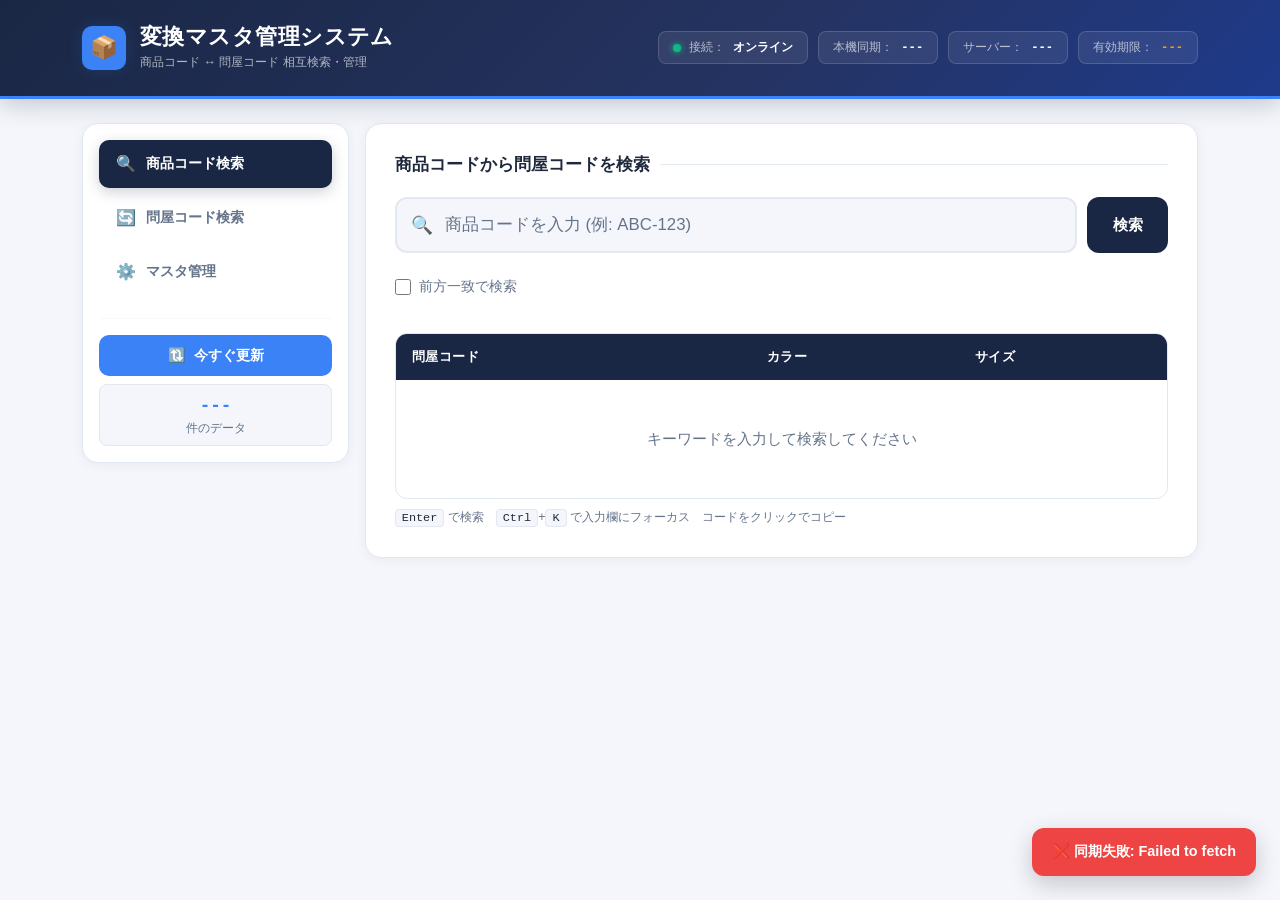
<file: donya_code/index.html>
<!DOCTYPE html>
<html lang="ja">
<head>
    <meta charset="UTF-8">
    <meta name="viewport" content="width=device-width, initial-scale=1.0">
    <meta http-equiv="Content-Security-Policy" content="default-src 'self' https:; script-src 'self' 'unsafe-inline' https://cdn.jsdelivr.net; style-src 'self' 'unsafe-inline' https://cdn.jsdelivr.net https://fonts.googleapis.com; font-src https://fonts.gstatic.com; connect-src https://script.google.com https://script.googleusercontent.com https://popkartchang.github.io;">
    <title>変換マスタ管理システム</title>
    <link href="https://cdn.jsdelivr.net/npm/bootstrap@5.3.0/dist/css/bootstrap.min.css" rel="stylesheet">
    <link href="https://fonts.googleapis.com/css2?family=BIZ+UDPGothic:wght@400;700&family=JetBrains+Mono:wght@400;700&display=swap" rel="stylesheet">
    <style>
        :root {
            --primary:       #1a2744;
            --primary-light: #253362;
            --accent:        #3b82f6;
            --accent-glow:   rgba(59,130,246,0.18);
            --success:       #10b981;
            --warning:       #f59e0b;
            --danger:        #ef4444;
            --surface:       #ffffff;
            --surface-alt:   #f4f6fb;
            --border:        #e2e8f0;
            --text-main:     #1e293b;
            --text-muted:    #64748b;
            --mono:          'JetBrains Mono', 'Courier New', monospace;
        }

        * { box-sizing: border-box; }

        body {
            font-family: 'BIZ UDPGothic', 'Meiryo', sans-serif;
            background: var(--surface-alt);
            color: var(--text-main);
            min-height: 100vh;
        }

        /* ========== ヘッダー ========== */
        .main-header {
            background: linear-gradient(135deg, var(--primary) 0%, var(--primary-light) 60%, #1e3a8a 100%);
            color: #fff;
            padding: 1.5rem 0;
            box-shadow: 0 4px 24px rgba(26,39,68,0.25);
            border-bottom: 3px solid var(--accent);
            position: sticky;
            top: 0;
            z-index: 1000;
        }

        .header-brand { display: flex; align-items: center; gap: 14px; }
        .header-icon {
            width: 44px; height: 44px;
            background: var(--accent);
            border-radius: 10px;
            display: flex; align-items: center; justify-content: center;
            font-size: 1.4rem;
            box-shadow: 0 0 16px var(--accent-glow);
            flex-shrink: 0;
        }
        .header-title { font-size: 1.4rem; font-weight: 700; letter-spacing: 0.02em; line-height: 1.2; }
        .header-sub { font-size: 0.78rem; opacity: 0.65; margin-top: 2px; }

        /* ステータスバッジ群 */
        .status-bar {
            display: flex; align-items: center; gap: 10px;
            flex-wrap: wrap; justify-content: flex-end;
        }
        .status-badge {
            background: rgba(255,255,255,0.08);
            border: 1px solid rgba(255,255,255,0.15);
            border-radius: 8px;
            padding: 6px 14px;
            font-size: 0.78rem;
            display: flex; align-items: center; gap: 8px;
            white-space: nowrap;
            backdrop-filter: blur(8px);
        }
        .status-badge .label { opacity: 0.65; }
        .status-badge .value { font-weight: 700; font-family: var(--mono); font-size: 0.76rem; }
        .online-dot {
            width: 8px; height: 8px; border-radius: 50%;
            background: var(--success);
            box-shadow: 0 0 6px var(--success);
            animation: pulse-dot 2s infinite;
        }
        @keyframes pulse-dot {
            0%,100% { opacity: 1; }
            50% { opacity: 0.4; }
        }
        .expiry-badge .value { color: var(--warning); }
        .expiry-badge.urgent .value { color: var(--danger); animation: blink 1s step-end infinite; }
        @keyframes blink { 50% { opacity: 0.3; } }

        /* ========== ナビ ========== */
        .sidebar-card {
            background: var(--surface);
            border-radius: 16px;
            border: 1px solid var(--border);
            box-shadow: 0 2px 12px rgba(0,0,0,0.05);
            padding: 1rem;
            position: sticky;
            top: 100px;
        }
        .nav-pills .nav-link {
            color: var(--text-muted);
            font-weight: 600;
            border-radius: 10px;
            padding: 11px 16px;
            margin-bottom: 6px;
            border: 1px solid transparent;
            transition: all 0.18s ease;
            display: flex; align-items: center; gap: 10px;
            font-size: 0.9rem;
        }
        .nav-pills .nav-link:hover {
            background: var(--surface-alt);
            border-color: var(--border);
            color: var(--accent);
        }
        .nav-pills .nav-link.active {
            background: var(--primary);
            color: #fff;
            border-color: transparent;
            box-shadow: 0 4px 14px rgba(26,39,68,0.22);
        }
        .nav-pills .nav-link .nav-icon { font-size: 1rem; }
        .sidebar-divider { border-color: var(--border); }
        .btn-sync {
            background: var(--accent);
            border: none;
            color: #fff;
            border-radius: 10px;
            padding: 10px 16px;
            font-weight: 700;
            font-size: 0.88rem;
            width: 100%;
            display: flex; align-items: center; justify-content: center; gap: 8px;
            transition: all 0.18s;
        }
        .btn-sync:hover { background: #2563eb; transform: translateY(-1px); box-shadow: 0 4px 14px rgba(59,130,246,0.3); }
        .btn-sync:active { transform: translateY(0); }
        .btn-sync.syncing { opacity: 0.75; pointer-events: none; }

        /* データカウント */
        .data-count-badge {
            background: var(--surface-alt);
            border: 1px solid var(--border);
            border-radius: 8px;
            padding: 8px 12px;
            font-size: 0.8rem;
            text-align: center;
            margin-top: 8px;
        }
        .data-count-badge .count-num { font-family: var(--mono); font-weight: 700; color: var(--accent); font-size: 1.1rem; }

        /* ========== コンテンツカード ========== */
        .content-card {
            background: var(--surface);
            border-radius: 16px;
            border: 1px solid var(--border);
            box-shadow: 0 2px 12px rgba(0,0,0,0.05);
            padding: 1.8rem;
            margin-bottom: 1.5rem;
        }
        .section-title {
            font-weight: 700;
            font-size: 1.05rem;
            margin-bottom: 1.2rem;
            color: var(--text-main);
            display: flex; align-items: center; gap: 10px;
        }
        .section-title::after {
            content: '';
            flex: 1;
            height: 1px;
            background: var(--border);
        }

        /* ========== 検索ボックス ========== */
        .search-wrapper {
            display: flex; gap: 10px; align-items: stretch;
            margin-bottom: 1.5rem;
        }
        .search-input-wrap { flex: 1; position: relative; }
        .search-input-wrap .search-icon {
            position: absolute; left: 16px; top: 50%; transform: translateY(-50%);
            font-size: 1.1rem; pointer-events: none; color: var(--text-muted);
        }
        .search-input {
            width: 100%;
            border: 2px solid var(--border);
            border-radius: 12px;
            padding: 0.85rem 1rem 0.85rem 3rem;
            font-size: 1.05rem;
            font-family: 'BIZ UDPGothic', sans-serif;
            transition: border-color 0.18s, box-shadow 0.18s;
            background: var(--surface-alt);
            color: var(--text-main);
        }
        .search-input:focus {
            outline: none;
            border-color: var(--accent);
            box-shadow: 0 0 0 4px var(--accent-glow);
            background: var(--surface);
        }
        .search-input::placeholder { color: var(--text-muted); }
        .btn-search {
            background: var(--primary);
            color: #fff;
            border: none;
            border-radius: 12px;
            padding: 0 1.6rem;
            font-weight: 700;
            font-size: 0.95rem;
            white-space: nowrap;
            cursor: pointer;
            transition: all 0.18s;
            display: flex; align-items: center; gap: 8px;
        }
        .btn-search:hover { background: var(--accent); transform: translateY(-1px); }

        /* 部分一致切り替え */
        .search-option-row {
            display: flex; align-items: center; gap: 16px; margin-bottom: 1.2rem;
            flex-wrap: wrap;
        }
        .toggle-partial {
            display: flex; align-items: center; gap: 8px;
            font-size: 0.85rem; color: var(--text-muted); cursor: pointer;
            user-select: none;
        }
        .toggle-partial input[type="checkbox"] { accent-color: var(--accent); width: 16px; height: 16px; cursor: pointer; }
        .result-count-label {
            font-size: 0.82rem; color: var(--text-muted); margin-left: auto;
        }
        .result-count-label strong { color: var(--accent); }

        /* 検索履歴 */
        .search-history {
            display: flex; flex-wrap: wrap; gap: 6px;
            margin-bottom: 1rem; min-height: 0;
        }
        .history-chip {
            background: var(--surface-alt);
            border: 1px solid var(--border);
            border-radius: 20px;
            padding: 3px 12px;
            font-size: 0.8rem;
            cursor: pointer;
            color: var(--text-muted);
            font-family: var(--mono);
            transition: all 0.15s;
            display: flex; align-items: center; gap: 6px;
        }
        .history-chip:hover { border-color: var(--accent); color: var(--accent); background: var(--accent-glow); }
        .history-chip .chip-del { opacity: 0.4; font-size: 0.75rem; }
        .history-chip .chip-del:hover { opacity: 1; color: var(--danger); }
        .history-label { font-size: 0.78rem; color: var(--text-muted); display: flex; align-items: center; gap: 6px; }

        /* ========== テーブル ========== */
        .table-wrap { border-radius: 12px; overflow: hidden; border: 1px solid var(--border); }
        .table-custom { width: 100%; border-collapse: collapse; }
        .table-custom thead {
            background: var(--primary);
            color: #fff;
        }
        .table-custom th {
            padding: 13px 16px;
            font-weight: 700;
            font-size: 0.83rem;
            letter-spacing: 0.04em;
            text-transform: uppercase;
            border: none;
        }
        .table-custom td {
            padding: 13px 16px;
            border-bottom: 1px solid var(--border);
            vertical-align: middle;
            font-size: 0.92rem;
            transition: background 0.25s;
        }
        .table-custom tbody tr:last-child td { border-bottom: none; }
        .table-custom tbody tr:hover td { background: var(--accent-glow); }
        .table-custom tbody tr.row-copied td { background: rgba(16,185,129,0.12) !important; }

        /* コードセル */
        .copy-wrapper { display: flex; align-items: center; gap: 10px; }
        .code-text {
            font-family: var(--mono);
            font-size: 0.95rem;
            font-weight: 700;
            color: var(--primary);
            cursor: pointer;
            border-bottom: 2px dotted var(--border);
            padding-bottom: 1px;
            transition: color 0.15s, border-color 0.15s;
        }
        .code-text:hover { color: var(--accent); border-color: var(--accent); }
        .btn-copy-action {
            background: transparent;
            border: 1.5px solid var(--border);
            border-radius: 7px;
            padding: 4px 11px;
            font-size: 0.76rem;
            font-weight: 700;
            color: var(--text-muted);
            cursor: pointer;
            white-space: nowrap;
            transition: all 0.15s;
            flex-shrink: 0;
        }
        .btn-copy-action:hover {
            border-color: var(--accent);
            color: var(--accent);
            background: var(--accent-glow);
        }
        .badge-chip {
            display: inline-block;
            background: var(--surface-alt);
            border: 1px solid var(--border);
            border-radius: 6px;
            padding: 3px 10px;
            font-size: 0.8rem;
            font-weight: 600;
            color: var(--text-main);
            font-family: var(--mono);
        }
        .empty-row td { text-align: center; padding: 3rem 1rem; color: var(--text-muted); font-size: 0.92rem; }

        /* ========== マスタ管理 ========== */
        .danger-card { border-top: 4px solid var(--danger); }
        .alert-info-custom {
            background: #fffbeb;
            border: 1px solid #fcd34d;
            border-radius: 10px;
            padding: 1rem 1.2rem;
            margin-bottom: 1.2rem;
        }
        .alert-info-custom ul { margin: 0; padding-left: 1.2rem; font-size: 0.85rem; }
        .file-drop-zone {
            border: 2.5px dashed var(--border);
            border-radius: 14px;
            padding: 2.5rem;
            text-align: center;
            cursor: pointer;
            transition: all 0.2s;
            background: var(--surface-alt);
            margin-bottom: 1rem;
            position: relative;
        }
        .file-drop-zone:hover, .file-drop-zone.dragover {
            border-color: var(--accent);
            background: var(--accent-glow);
        }
        .file-drop-zone input { position: absolute; inset: 0; opacity: 0; cursor: pointer; }
        .file-drop-icon { font-size: 2.2rem; margin-bottom: 0.5rem; }
        .file-drop-text { color: var(--text-muted); font-size: 0.9rem; }
        .file-drop-name { font-family: var(--mono); font-weight: 700; color: var(--accent); margin-top: 0.5rem; font-size: 0.9rem; }
        .preview-table-wrap {
            border-radius: 10px; overflow: hidden;
            border: 1px solid var(--border);
            margin-bottom: 1rem; max-height: 200px; overflow-y: auto;
        }
        .preview-table { width: 100%; border-collapse: collapse; font-size: 0.82rem; }
        .preview-table th { background: var(--surface-alt); padding: 7px 12px; border-bottom: 1px solid var(--border); font-weight: 700; color: var(--text-muted); font-size: 0.75rem; text-transform: uppercase; }
        .preview-table td { padding: 6px 12px; border-bottom: 1px solid var(--border); font-family: var(--mono); }
        .btn-upload-exec {
            background: var(--danger);
            border: none;
            color: #fff;
            border-radius: 12px;
            padding: 14px;
            font-weight: 700;
            font-size: 1rem;
            width: 100%;
            cursor: pointer;
            transition: all 0.18s;
            box-shadow: 0 4px 14px rgba(239,68,68,0.25);
        }
        .btn-upload-exec:hover { background: #dc2626; transform: translateY(-1px); }
        .btn-upload-exec:disabled { opacity: 0.5; pointer-events: none; }

        /* ========== オーバーレイ ========== */
        .sync-overlay {
            display: none;
            position: fixed; inset: 0;
            background: rgba(26,39,68,0.55);
            backdrop-filter: blur(4px);
            z-index: 9999;
            flex-direction: column;
            justify-content: center;
            align-items: center;
        }
        .overlay-box {
            background: var(--surface);
            border-radius: 20px;
            padding: 2.5rem 3rem;
            text-align: center;
            box-shadow: 0 20px 60px rgba(0,0,0,0.2);
            min-width: 300px;
        }
        .overlay-spinner {
            width: 52px; height: 52px;
            border: 4px solid var(--border);
            border-top-color: var(--accent);
            border-radius: 50%;
            animation: spin 0.7s linear infinite;
            margin: 0 auto 1.2rem;
        }
        @keyframes spin { to { transform: rotate(360deg); } }
        .overlay-text { font-weight: 700; font-size: 1rem; color: var(--text-main); }
        .overlay-sub { font-size: 0.82rem; color: var(--text-muted); margin-top: 4px; }

        /* ========== トースト ========== */
        .toast-stack {
            position: fixed; bottom: 24px; right: 24px;
            display: flex; flex-direction: column; gap: 10px;
            z-index: 10000;
        }
        .toast-item {
            background: var(--primary);
            color: #fff;
            border-radius: 12px;
            padding: 13px 20px;
            font-size: 0.9rem;
            font-weight: 600;
            box-shadow: 0 8px 24px rgba(0,0,0,0.2);
            display: flex; align-items: center; gap: 10px;
            animation: slideIn 0.3s ease;
            min-width: 220px;
        }
        .toast-item.toast-success { background: var(--success); }
        .toast-item.toast-error { background: var(--danger); }
        .toast-item.toast-info { background: #6366f1; }
        @keyframes slideIn {
            from { transform: translateX(120%); opacity: 0; }
            to { transform: translateX(0); opacity: 1; }
        }
        @keyframes slideOut {
            from { transform: translateX(0); opacity: 1; }
            to { transform: translateX(120%); opacity: 0; }
        }

        /* ========== ショートカットヘルプ ========== */
        .shortcut-info {
            font-size: 0.78rem; color: var(--text-muted);
            display: flex; gap: 12px; flex-wrap: wrap; margin-top: 0.6rem;
        }
        .shortcut-info kbd {
            background: var(--surface-alt);
            border: 1px solid var(--border);
            border-radius: 4px;
            padding: 1px 6px;
            font-family: var(--mono);
            font-size: 0.74rem;
            color: var(--text-main);
        }

        /* ========== レスポンシブ ========== */
        @media (max-width: 768px) {
            .main-header { padding: 1rem 0; }
            .header-title { font-size: 1.1rem; }
            .status-bar { justify-content: flex-start; }
            .content-card { padding: 1.2rem; }
            .btn-search { padding: 0 1rem; }
            .search-input { font-size: 0.95rem; }
        }

        /* ========== 印刷 ========== */
        @media print {
            .main-header, .sidebar-card, .search-wrapper, .search-option-row,
            .search-history, .btn-copy-action, .btn-search { display: none !important; }
            body { background: #fff; }
            .content-card { box-shadow: none; border: none; }
            .table-custom thead { background: #1a2744 !important; -webkit-print-color-adjust: exact; print-color-adjust: exact; }
        }
    </style>
</head>
<body>

<!-- ========== オーバーレイ ========== -->
<div class="sync-overlay" id="syncOverlay" role="status" aria-live="polite">
    <div class="overlay-box">
        <div class="overlay-spinner"></div>
        <div class="overlay-text" id="syncStatusText">データを読み込んでいます...</div>
        <div class="overlay-sub" id="syncStatusSub">しばらくお待ちください</div>
    </div>
</div>

<!-- ========== トースト ========== -->
<div class="toast-stack" id="toastStack"></div>

<!-- ========== ヘッダー ========== -->
<header class="main-header">
    <div class="container-xl">
        <div class="row align-items-center g-2">
            <div class="col-lg-5">
                <div class="header-brand">
                    <div class="header-icon">📦</div>
                    <div>
                        <div class="header-title">変換マスタ管理システム</div>
                        <div class="header-sub">商品コード ↔ 問屋コード 相互検索・管理</div>
                    </div>
                </div>
            </div>
            <div class="col-lg-7">
                <div class="status-bar">
                    <div class="status-badge">
                        <div class="online-dot" id="onlineDot"></div>
                        <span class="label">接続：</span>
                        <span class="value" id="connStatus">確認中</span>
                    </div>
                    <div class="status-badge">
                        <span class="label">本機同期：</span>
                        <span class="value" id="txtLocalTime">---</span>
                    </div>
                    <div class="status-badge">
                        <span class="label">サーバー：</span>
                        <span class="value" id="txtServerTime">---</span>
                    </div>
                    <div class="status-badge expiry-badge" id="expiryBadge">
                        <span class="label">有効期限：</span>
                        <span class="value" id="txtExpiry">---</span>
                    </div>
                </div>
            </div>
        </div>
    </div>
</header>

<!-- ========== メイン ========== -->
<div class="container-xl py-4">
    <div class="row g-3">

        <!-- サイドバー -->
        <div class="col-lg-3">
            <div class="sidebar-card">
                <div class="nav flex-column nav-pills" role="tablist">
                    <button class="nav-link active" data-bs-toggle="pill" data-bs-target="#paneSearch" id="btnTabSearch">
                        <span class="nav-icon">🔍</span>商品コード検索
                    </button>
                    <button class="nav-link" data-bs-toggle="pill" data-bs-target="#paneRevSearch" id="btnTabRevSearch">
                        <span class="nav-icon">🔄</span>問屋コード検索
                    </button>
                    <button class="nav-link" data-bs-toggle="pill" data-bs-target="#paneUpload" id="btnTabUpload">
                        <span class="nav-icon">⚙️</span>マスタ管理
                    </button>
                </div>

                <hr class="sidebar-divider my-3">

                <button class="btn-sync" id="btnManualSync">
                    <span id="syncIcon">🔃</span>
                    <span id="syncLabel">今すぐ更新</span>
                </button>

                <div class="data-count-badge" id="dataCountBadge">
                    <div class="count-num" id="dataCount">---</div>
                    <div style="font-size:0.75rem;color:var(--text-muted);">件のデータ</div>
                </div>
            </div>
        </div>

        <!-- コンテンツ -->
        <div class="col-lg-9">
            <div class="tab-content">

                <!-- 商品コード検索 -->
                <div class="tab-pane fade show active" id="paneSearch">
                    <div class="content-card">
                        <div class="section-title">商品コードから問屋コードを検索</div>

                        <div class="search-wrapper">
                            <div class="search-input-wrap">
                                <span class="search-icon">🔍</span>
                                <input type="text" class="search-input" id="inItemCode"
                                    placeholder="商品コードを入力 (例: ABC-123)"
                                    autocomplete="off" autocorrect="off" spellcheck="false"
                                    inputmode="text">
                            </div>
                            <button class="btn-search" id="btnExecSearch">
                                <span>検索</span>
                            </button>
                        </div>

                        <div class="search-option-row">
                            <label class="toggle-partial">
                                <input type="checkbox" id="chkPartialFwd">
                                前方一致で検索
                            </label>
                            <span class="result-count-label" id="fwdResultCount"></span>
                        </div>

                        <div id="fwdHistory" class="search-history"></div>

                        <div class="table-wrap">
                            <table class="table-custom" id="resTable">
                                <thead>
                                    <tr>
                                        <th style="width:46%">問屋コード</th>
                                        <th>カラー</th>
                                        <th>サイズ</th>
                                    </tr>
                                </thead>
                                <tbody>
                                    <tr class="empty-row"><td colspan="3">キーワードを入力して検索してください</td></tr>
                                </tbody>
                            </table>
                        </div>

                        <div class="shortcut-info">
                            <span><kbd>Enter</kbd> で検索</span>
                            <span><kbd>Ctrl</kbd>+<kbd>K</kbd> で入力欄にフォーカス</span>
                            <span>コードをクリックでコピー</span>
                        </div>
                    </div>
                </div>

                <!-- 問屋コード検索 -->
                <div class="tab-pane fade" id="paneRevSearch">
                    <div class="content-card">
                        <div class="section-title">問屋コードから商品コードを逆引き</div>

                        <div class="search-wrapper">
                            <div class="search-input-wrap">
                                <span class="search-icon">🔄</span>
                                <input type="text" class="search-input" id="inShouhinCode"
                                    placeholder="問屋コードを入力 (例: TOI-001)"
                                    autocomplete="off" autocorrect="off" spellcheck="false"
                                    inputmode="text">
                            </div>
                            <button class="btn-search" id="btnExecRevSearch">
                                <span>検索</span>
                            </button>
                        </div>

                        <div class="search-option-row">
                            <label class="toggle-partial">
                                <input type="checkbox" id="chkPartialRev">
                                前方一致で検索
                            </label>
                            <span class="result-count-label" id="revResultCount"></span>
                        </div>

                        <div id="revHistory" class="search-history"></div>

                        <div class="table-wrap">
                            <table class="table-custom" id="revResTable">
                                <thead>
                                    <tr>
                                        <th style="width:46%">商品コード</th>
                                        <th>カラー</th>
                                        <th>サイズ</th>
                                    </tr>
                                </thead>
                                <tbody>
                                    <tr class="empty-row"><td colspan="3">キーワードを入力して検索してください</td></tr>
                                </tbody>
                            </table>
                        </div>

                        <div class="shortcut-info">
                            <span><kbd>Enter</kbd> で検索</span>
                            <span>コードをクリックでコピー</span>
                        </div>
                    </div>
                </div>

                <!-- マスタ管理 -->
                <div class="tab-pane fade" id="paneUpload">
                    <div class="content-card danger-card">
                        <div class="section-title" style="color:var(--danger);">マスタデータ更新</div>

                        <div class="alert-info-custom">
                            <strong>⚠️ 注意事項</strong>
                            <ul class="mt-2">
                                <li>CSVをアップロードすると現在のデータは<strong>完全に上書き</strong>されます。</li>
                                <li>列構成: <strong>A列</strong>(問屋コード) / <strong>B列</strong>(商品コード) / <strong>C列</strong>(カラー) / <strong>D列</strong>(サイズ)</li>
                                <li>1行目はヘッダー行として自動的にスキップされます。</li>
                                <li>サーバー最終更新: <strong id="txtServerStatus">確認中...</strong></li>
                            </ul>
                        </div>

                        <div class="file-drop-zone" id="dropZone">
                            <input type="file" id="filePicker" accept=".csv" title="CSVファイルを選択">
                            <div class="file-drop-icon">📄</div>
                            <div class="file-drop-text">クリックまたはCSVファイルをドラッグ＆ドロップ</div>
                            <div class="file-drop-name" id="fileDropName"></div>
                        </div>

                        <!-- プレビュー -->
                        <div id="previewSection" style="display:none; margin-bottom:1rem;">
                            <div style="font-size:0.83rem;font-weight:700;color:var(--text-muted);margin-bottom:6px;">
                                📋 プレビュー（先頭5行）
                            </div>
                            <div class="preview-table-wrap">
                                <table class="preview-table" id="previewTable">
                                    <thead>
                                        <tr>
                                            <th>問屋コード</th><th>商品コード</th><th>カラー</th><th>サイズ</th>
                                        </tr>
                                    </thead>
                                    <tbody id="previewBody"></tbody>
                                </table>
                            </div>
                            <div style="font-size:0.8rem;color:var(--text-muted);margin-top:4px;" id="previewRowCount"></div>
                        </div>

                        <button class="btn-upload-exec" id="btnUpload" disabled>
                            ⚠️ サーバーデータを上書き更新する
                        </button>
                    </div>
                </div>

            </div>
        </div>
    </div>
</div>

<script src="https://cdn.jsdelivr.net/npm/bootstrap@5.3.0/dist/js/bootstrap.bundle.min.js"></script>
<script>
(function () {
    'use strict';

    // =============================================
    // 設定
    // =============================================
    const GAS_URL    = "https://script.google.com/macros/s/AKfycbws0PrzcFFBF0p8ji27CAzxzbtnq7IuSXp-zFJoAqEslImrDVH_qemg9E29Az0GjB4w2g/exec";
    const EXPIRE_MIN = 240;
    const MAX_HISTORY = 8;

    // localStorage はタイムスタンプ・履歴のみ（軽量データ）
    const LS = {
        LAST_SYNC: "LAST_SYNC_TS_v3",
        SERVER_TS: "SERVER_TS_v3",
        HIST_FWD:  "HIST_FWD_v3",
        HIST_REV:  "HIST_REV_v3",
    };

    // =============================================
    // IndexedDB ラッパー
    // データ本体（10MB超）はIndexedDBに保存（容量制限なし）
    // =============================================
    const IDB = (() => {
        const DB_NAME    = 'MasterDB_v3';
        const DB_VERSION = 1;
        const STORE      = 'masterData';
        let _db = null;

        function open() {
            if (_db) return Promise.resolve(_db);
            return new Promise((resolve, reject) => {
                const req = indexedDB.open(DB_NAME, DB_VERSION);
                req.onupgradeneeded = e => {
                    e.target.result.createObjectStore(STORE);
                };
                req.onsuccess = e => { _db = e.target.result; resolve(_db); };
                req.onerror   = e => reject(e.target.error);
            });
        }

        async function set(key, value) {
            const db = await open();
            return new Promise((resolve, reject) => {
                const tx  = db.transaction(STORE, 'readwrite');
                const req = tx.objectStore(STORE).put(value, key);
                req.onsuccess = () => resolve();
                req.onerror   = e => reject(e.target.error);
            });
        }

        async function get(key) {
            const db = await open();
            return new Promise((resolve, reject) => {
                const tx  = db.transaction(STORE, 'readonly');
                const req = tx.objectStore(STORE).get(key);
                req.onsuccess = e => resolve(e.target.result ?? null);
                req.onerror   = e => reject(e.target.error);
            });
        }

        async function del(key) {
            const db = await open();
            return new Promise((resolve, reject) => {
                const tx  = db.transaction(STORE, 'readwrite');
                const req = tx.objectStore(STORE).delete(key);
                req.onsuccess = () => resolve();
                req.onerror   = e => reject(e.target.error);
            });
        }

        return { set, get, del };
    })();

    // =============================================
    // 状態
    // =============================================
    let masterData     = [];
    let countdownTimer = null;
    let isSyncing      = false;
    let selectedFile   = null;
    let parsedCsvData  = [];

    // =============================================
    // セキュリティチェック
    // =============================================
    if (window.location.protocol === 'file:') {
        showToast('⛔ ファイルプロトコルでは動作しません。Webサーバー経由で開いてください。', 'error', 8000);
        return;
    }

    // =============================================
    // 初期化
    // =============================================
    document.addEventListener('DOMContentLoaded', () => {
        bindEvents();
        init();
        updateConnectionStatus();
        setInterval(updateConnectionStatus, 30000);
    });

    async function init() {
        const lastSync = safeLocalGet(LS.LAST_SYNC);

        if (lastSync) {
            const elapsed = (Date.now() - parseInt(lastSync, 10)) / 60000;
            if (elapsed > EXPIRE_MIN) {
                await syncData();
            } else {
                try {
                    // IndexedDB からデータ読み込み（大容量OK）
                    toggleOverlay(true, 'キャッシュを読み込んでいます...', 'しばらくお待ちください');
                    const cached = await IDB.get('masterData');
                    toggleOverlay(false);
                    if (cached && Array.isArray(cached) && cached.length > 0) {
                        masterData = cached;
                        updateDataCount();
                        refreshUI();
                        startCountdown(parseInt(lastSync, 10));
                        checkServerUpdate();
                    } else {
                        await syncData();
                    }
                } catch (e) {
                    console.error("IndexedDB 読み込み失敗。再同期します。", e);
                    toggleOverlay(false);
                    await syncData();
                }
            }
        } else {
            await syncData();
        }
    }

    // =============================================
    // サーバー通信
    // =============================================
    async function syncData() {
        if (isSyncing) return;
        isSyncing = true;
        setSyncingUI(true);
        toggleOverlay(true, "サーバーから最新データを取得中...", "大容量データのため時間がかかる場合があります");

        try {
            const res = await fetchWithTimeout(`${GAS_URL}?action=get_data`, {}, 30000);
            if (!res.ok) throw new Error(`HTTP ${res.status}`);
            const json = await res.json();
            if (!json.data) throw new Error("サーバーから有効なデータが返されませんでした");

            const processed = json.data
                .slice(1)
                .filter(r => r && r[0] != null && r[1] != null)
                .map(r => ({
                    s: String(r[0] ?? '').trim(),
                    i: String(r[1] ?? '').trim(),
                    c: String(r[2] ?? '').trim(),
                    z: String(r[3] ?? '').trim(),
                }));

            const nowTs    = String(Date.now());
            const serverTs = json.serverTime ?? '---';

            // IndexedDB にデータ本体を保存（容量制限なし）
            toggleOverlay(true, "データをローカルに保存中...", `${processed.length.toLocaleString('ja-JP')}件`);
            try {
                await IDB.set('masterData', processed);
            } catch (idbErr) {
                console.warn('IndexedDB 保存失敗（メモリのみで動作）:', idbErr);
                showToast('⚠️ ローカル保存に失敗しました。次回起動時に再取得します。', 'info', 5000);
            }

            // タイムスタンプは localStorage（軽量）
            try {
                localStorage.setItem(LS.LAST_SYNC, nowTs);
                localStorage.setItem(LS.SERVER_TS, serverTs);
            } catch (_) { /* ignore */ }

            masterData = processed;
            updateDataCount();
            refreshUI();
            startCountdown(Date.now());
            showToast(`✅ データを同期しました (${processed.length.toLocaleString('ja-JP')}件)`, 'success');

        } catch (e) {
            console.error("同期エラー:", e);
            showToast(`❌ 同期失敗: ${e.message}`, 'error');
        } finally {
            isSyncing = false;
            setSyncingUI(false);
            toggleOverlay(false);
        }
    }

    async function checkServerUpdate() {
        try {
            const res = await fetchWithTimeout(`${GAS_URL}?action=get_status`, {}, 10000);
            if (!res.ok) return;
            const json = await res.json();
            const ts = json.serverTime ?? '---';
            setEl('txtServerStatus', ts);
            setEl('txtServerTime', ts);
        } catch (e) {
            console.warn("サーバー状態取得失敗:", e);
        }
    }

    // タイムアウト付きfetch（GAS は302リダイレクトを返す → redirect:follow が必須）
    function fetchWithTimeout(url, opts = {}, ms = 15000) {
        const ctrl = new AbortController();
        const id = setTimeout(() => ctrl.abort(), ms);
        const merged = Object.assign({ redirect: 'follow' }, opts, { signal: ctrl.signal });
        return fetch(url, merged).finally(() => clearTimeout(id));
    }

    // =============================================
    // アップロード
    // =============================================
    // =============================================
    // 替換原本的 handleUpload 和檔案讀取功能
    // =============================================
    async function handleUpload() {
        if (!selectedFile) return showToast('CSVファイルを選択してください', 'error');

        const confirmed = confirm(
            `【確認】\n` +
            `「${selectedFile.name}」をサーバーにアップロードします。\n` +
            `現在のデータはすべて上書きされます。\n\n` +
            `よろしいですか？`
        );
        if (!confirmed) return;

        toggleOverlay(true, "CSVデータを解析中...", "ブラウザで処理しています");

        try {
            // 1. 讀取並在前端解析 CSV (取代原本的 Base64)
            const text = await readFileAsText(selectedFile);
            const csvData = parseCSV(text);
            
            if (csvData.length === 0) throw new Error("CSVにデータがありません");

            // 2. 設定分批大小 (每次傳送 3000 行)
            const CHUNK_SIZE = 3000;
            const totalChunks = Math.ceil(csvData.length / CHUNK_SIZE);

            // 3. 分批發送給伺服器
            for (let i = 0; i < totalChunks; i++) {
                const chunk = csvData.slice(i * CHUNK_SIZE, (i + 1) * CHUNK_SIZE);
                const action = (i === 0) ? 'upload_start' : 'upload_chunk';

                toggleOverlay(true, `サーバーへ送信中... (${i + 1}/${totalChunks})`, `少し時間がかかります。画面を閉じないでください。`);

                const res = await fetchWithTimeout(GAS_URL, {
                    method: 'POST',
                    body: JSON.stringify({ action: action, data: chunk }),
                }, 45000); // 設定 45 秒超時

                if (!res.ok) throw new Error(`HTTP ${res.status}`);
                const resJson = await res.json();
                if (resJson.status !== 'success') throw new Error(resJson.message ?? "サーバーエラー");
            }

            // 4. 通知伺服器上傳結束，更新時間戳記
            toggleOverlay(true, "更新を完了しています...", "最終処理中...");
            const resEnd = await fetchWithTimeout(GAS_URL, {
                method: 'POST',
                body: JSON.stringify({ action: 'upload_end' })
            }, 15000);
            const endJson = await resEnd.json();
            if (endJson.status !== 'success') throw new Error(endJson.message);

            // 5. 成功後清除本地快取並重新同步
            try { await IDB.del('masterData'); } catch (_) {}
            try { localStorage.removeItem(LS.LAST_SYNC); } catch (_) {}
            showToast('✅ アップロード完了。最新データを取得します。', 'success');
            resetFileUI();
            await syncData();

        } catch (e) {
            console.error("アップロードエラー:", e);
            showToast(`❌ アップロード失敗: ${e.message}`, 'error', 6000);
            toggleOverlay(false);
        }
    }

    // 以文字格式讀取檔案
    function readFileAsText(file) {
        return new Promise((resolve, reject) => {
            const r = new FileReader();
            r.onload  = e => resolve(e.target.result);
            r.onerror = () => reject(new Error("ファイルの読み込みに失敗しました"));
            // 日本客戶常使用 Excel 存 CSV，如果遇到亂碼問題，可將 'UTF-8' 改為 'Shift_JIS'
            r.readAsText(file, 'UTF-8'); 
        });
    }

    // 嚴謹的 CSV 解析器 (能正確處理欄位內含逗號或換行的情況)
    function parseCSV(text) {
        let p = '', row = [''], ret = [row], i = 0, r = 0, s = !0, l;
        for (l of text) {
            if ('"' === l) {
                if (s && l === p) row[i] += l;
                s = !s;
            } else if (',' === l && s) l = row[++i] = '';
            else if ('\n' === l && s) {
                if ('\r' === p) row[i] = row[i].slice(0, -1);
                row = ret[++r] = [l = '']; i = 0;
            } else row[i] += l;
            p = l;
        }
        // 過濾掉最後可能出現的完全空行
        return ret.filter(row => row.join('').trim() !== '');
    }

    function handleFileSelect(file) {
        if (!file) return;
        if (!file.name.toLowerCase().endsWith('.csv')) {
            showToast('CSVファイル(.csv)のみ対応しています', 'error');
            return;
        }
        if (file.size > 20 * 1024 * 1024) {
            showToast('ファイルサイズは20MB以内にしてください', 'error');
            return;
        }
        selectedFile = file;
        setEl('fileDropName', `📎 ${file.name} (${formatBytes(file.size)})`);
        document.getElementById('btnUpload').disabled = false;
        parseCsvPreview(file);
    }

    function parseCsvPreview(file) {
        const reader = new FileReader();
        reader.onload = e => {
            const lines = e.target.result.split('\n').filter(l => l.trim());
            parsedCsvData = lines;
            const dataLines = lines.slice(1);
            const preview = dataLines.slice(0, 5);
            const tbody = document.getElementById('previewBody');
            tbody.innerHTML = '';
            preview.forEach(line => {
                const cols = line.split(',').map(c => c.trim().replace(/^"|"$/g, ''));
                const tr = document.createElement('tr');
                [0,1,2,3].forEach(i => {
                    const td = document.createElement('td');
                    td.textContent = cols[i] ?? '';
                    tr.appendChild(td);
                });
                tbody.appendChild(tr);
            });
            setEl('previewRowCount', `データ行数: ${dataLines.length.toLocaleString('ja-JP')}件`);
            document.getElementById('previewSection').style.display = 'block';
        };
        reader.readAsText(file, 'UTF-8');
    }

    function resetFileUI() {
        selectedFile = null;
        parsedCsvData = [];
        document.getElementById('filePicker').value = '';
        setEl('fileDropName', '');
        document.getElementById('previewSection').style.display = 'none';
        document.getElementById('btnUpload').disabled = true;
    }

    // =============================================
    // 検索
    // =============================================
    function search(isRev) {
        const inputId = isRev ? "inShouhinCode" : "inItemCode";
        const tableId = isRev ? "revResTable"   : "resTable";
        const countId = isRev ? "revResultCount" : "fwdResultCount";
        const chkId   = isRev ? "chkPartialRev"  : "chkPartialFwd";
        const histKey = isRev ? LS.HIST_REV       : LS.HIST_FWD;
        const histId  = isRev ? "revHistory"      : "fwdHistory";

        const rawQuery = document.getElementById(inputId).value.trim();
        if (!rawQuery) return;

        const query   = rawQuery.toLowerCase();
        const partial = document.getElementById(chkId).checked;
        const tbody   = document.querySelector(`#${tableId} tbody`);
        const countEl = document.getElementById(countId);

        const results = masterData.filter(d => {
            const target = (isRev ? d.s : d.i).toLowerCase();
            return partial ? target.startsWith(query) : target === query;
        });

        addHistory(histKey, rawQuery);
        renderHistory(histId, histKey, isRev);

        const frag = document.createDocumentFragment();

        if (results.length === 0) {
            const tr = document.createElement("tr");
            tr.className = 'empty-row';
            tr.innerHTML = `<td colspan="3">「${escHtml(rawQuery)}」に一致するデータは見つかりませんでした</td>`;
            frag.appendChild(tr);
            countEl.innerHTML = '';
        } else {
            results.forEach(d => {
                const val = isRev ? d.i : d.s;
                const tr  = document.createElement("tr");

                const codeSpan     = document.createElement("span");
                codeSpan.className = "code-text";
                codeSpan.textContent = val;
                codeSpan.title = 'クリックでコピー';

                const copyBtn = document.createElement("button");
                copyBtn.className   = "btn-copy-action";
                copyBtn.textContent = "コピー";

                const handleCopy = () => copyValue(val, tr);
                codeSpan.addEventListener("click", handleCopy);
                copyBtn.addEventListener("click",  handleCopy);

                const wrapper = document.createElement("div");
                wrapper.className = "copy-wrapper";
                wrapper.appendChild(codeSpan);
                wrapper.appendChild(copyBtn);

                const td1 = document.createElement("td");
                td1.appendChild(wrapper);

                const td2 = document.createElement("td");
                const b2  = document.createElement("span");
                b2.className   = "badge-chip";
                b2.textContent = d.c || '—';
                td2.appendChild(b2);

                const td3 = document.createElement("td");
                const b3  = document.createElement("span");
                b3.className   = "badge-chip";
                b3.textContent = d.z || '—';
                td3.appendChild(b3);

                tr.appendChild(td1);
                tr.appendChild(td2);
                tr.appendChild(td3);
                frag.appendChild(tr);
            });
            countEl.innerHTML = `<strong>${results.length.toLocaleString('ja-JP')}</strong>件 見つかりました`;
        }

        tbody.innerHTML = '';
        tbody.appendChild(frag);
    }

    // =============================================
    // 検索履歴
    // =============================================
    function addHistory(key, query) {
        let hist = safeJsonParse(safeLocalGet(key), []);
        hist = hist.filter(h => h !== query);
        hist.unshift(query);
        if (hist.length > MAX_HISTORY) hist = hist.slice(0, MAX_HISTORY);
        try { localStorage.setItem(key, JSON.stringify(hist)); } catch (_) {}
    }

    function renderHistory(containerId, key, isRev) {
        const hist = safeJsonParse(safeLocalGet(key), []);
        const container = document.getElementById(containerId);
        if (!container) return;
        container.innerHTML = '';

        if (hist.length === 0) return;

        const label = document.createElement('span');
        label.className = 'history-label';
        label.innerHTML = '🕐 最近の検索:';
        container.appendChild(label);

        hist.forEach(h => {
            const chip = document.createElement('div');
            chip.className = 'history-chip';

            const textSpan = document.createElement('span');
            textSpan.textContent = h;
            textSpan.addEventListener('click', () => {
                const inputId = isRev ? "inShouhinCode" : "inItemCode";
                document.getElementById(inputId).value = h;
                search(isRev);
            });

            const delSpan = document.createElement('span');
            delSpan.className = 'chip-del';
            delSpan.textContent = '×';
            delSpan.title = '削除';
            delSpan.addEventListener('click', (e) => {
                e.stopPropagation();
                removeHistory(key, h);
                renderHistory(containerId, key, isRev);
            });

            chip.appendChild(textSpan);
            chip.appendChild(delSpan);
            container.appendChild(chip);
        });
    }

    function removeHistory(key, query) {
        let hist = safeJsonParse(safeLocalGet(key), []);
        hist = hist.filter(h => h !== query);
        try { localStorage.setItem(key, JSON.stringify(hist)); } catch (_) {}
    }

    // =============================================
    // コピー処理
    // =============================================
    function copyValue(txt, row) {
        const doFallback = () => {
            try {
                const ta = document.createElement("textarea");
                ta.value = txt;
                ta.style.cssText = "position:fixed;opacity:0;pointer-events:none;";
                document.body.appendChild(ta);
                ta.focus();
                ta.select();
                document.execCommand("copy");
                document.body.removeChild(ta);
                showCopyFeedback(row, txt);
            } catch {
                showToast('コピーに失敗しました。手動でコピーしてください。', 'error');
            }
        };

        if (navigator.clipboard && window.isSecureContext) {
            navigator.clipboard.writeText(txt)
                .then(() => showCopyFeedback(row, txt))
                .catch(doFallback);
        } else {
            doFallback();
        }
    }

    function showCopyFeedback(row, txt) {
        showToast(`📋 コピーしました: ${txt}`, 'success', 1800);
        row.classList.add('row-copied');
        setTimeout(() => row.classList.remove('row-copied'), 800);
    }

    // =============================================
    // カウントダウン
    // =============================================
    function startCountdown(syncTs) {
        if (countdownTimer) clearInterval(countdownTimer);
        const el    = document.getElementById("txtExpiry");
        const badge = document.getElementById("expiryBadge");

        countdownTimer = setInterval(() => {
            const remainMs = (EXPIRE_MIN * 60000) - (Date.now() - syncTs);
            if (remainMs <= 0) {
                el.textContent = "期限切れ - 自動更新中...";
                badge.classList.add('urgent');
                clearInterval(countdownTimer);
                countdownTimer = null;
                syncData();
            } else {
                const m = Math.floor(remainMs / 60000);
                const s = Math.floor((remainMs % 60000) / 1000);
                el.textContent = `${m}分 ${s.toString().padStart(2,'0')}秒`;
                badge.classList.toggle('urgent', m < 10);
            }
        }, 1000);
    }

    // =============================================
    // UI更新
    // =============================================
    function refreshUI() {
        const local  = safeLocalGet(LS.LAST_SYNC);
        const server = safeLocalGet(LS.SERVER_TS);
        if (local)  setEl('txtLocalTime',  new Date(parseInt(local, 10)).toLocaleString('ja-JP'));
        if (server) { setEl('txtServerTime', server); setEl('txtServerStatus', server); }
    }

    function updateDataCount() {
        setEl('dataCount', masterData.length.toLocaleString('ja-JP'));
    }

    function setSyncingUI(on) {
        const btn   = document.getElementById('btnManualSync');
        const icon  = document.getElementById('syncIcon');
        const label = document.getElementById('syncLabel');
        if (on) {
            btn.classList.add('syncing');
            icon.textContent  = '⏳';
            label.textContent = '同期中...';
        } else {
            btn.classList.remove('syncing');
            icon.textContent  = '🔃';
            label.textContent = '今すぐ更新';
        }
    }

    function toggleOverlay(show, text, sub) {
        const o = document.getElementById("syncOverlay");
        o.style.display = show ? "flex" : "none";
        if (text) setEl('syncStatusText', text);
        if (sub)  setEl('syncStatusSub',  sub);
    }

    function updateConnectionStatus() {
        const online = navigator.onLine;
        const dot    = document.getElementById('onlineDot');
        setEl('connStatus', online ? 'オンライン' : 'オフライン');
        if (dot) {
            dot.style.background = online ? 'var(--success)' : 'var(--danger)';
            dot.style.boxShadow  = online ? '0 0 6px var(--success)' : '0 0 6px var(--danger)';
        }
    }

    // =============================================
    // トースト
    // =============================================
    function showToast(msg, type = 'info', duration = 3000) {
        const stack = document.getElementById('toastStack');
        const item  = document.createElement('div');
        item.className = `toast-item${type === 'success' ? ' toast-success' : type === 'error' ? ' toast-error' : type === 'info' ? ' toast-info' : ''}`;
        item.textContent = msg;
        stack.appendChild(item);
        setTimeout(() => {
            item.style.animation = 'slideOut 0.3s ease forwards';
            setTimeout(() => item.remove(), 300);
        }, duration);
    }

    // =============================================
    // イベント登録
    // =============================================
    function bindEvents() {
        document.getElementById("btnExecSearch").addEventListener('click',    () => search(false));
        document.getElementById("btnExecRevSearch").addEventListener('click', () => search(true));
        document.getElementById("inItemCode").addEventListener('keydown',     e => { if (e.key === 'Enter') search(false); });
        document.getElementById("inShouhinCode").addEventListener('keydown',  e => { if (e.key === 'Enter') search(true); });
        document.getElementById("btnManualSync").addEventListener('click',    () => syncData());
        document.getElementById("btnUpload").addEventListener('click',        handleUpload);
        document.getElementById("filePicker").addEventListener('change',      e => handleFileSelect(e.target.files[0]));

        const dz = document.getElementById("dropZone");
        dz.addEventListener('dragover',  e => { e.preventDefault(); dz.classList.add('dragover'); });
        dz.addEventListener('dragleave', () => dz.classList.remove('dragover'));
        dz.addEventListener('drop',      e => {
            e.preventDefault();
            dz.classList.remove('dragover');
            const file = e.dataTransfer.files[0];
            if (file) handleFileSelect(file);
        });

        document.getElementById("btnTabUpload").addEventListener('shown.bs.tab', checkServerUpdate);

        document.addEventListener('keydown', e => {
            if ((e.ctrlKey || e.metaKey) && e.key === 'k') {
                e.preventDefault();
                const activeTab = document.querySelector('.tab-pane.active');
                const inp = activeTab?.querySelector('.search-input');
                if (inp) { inp.focus(); inp.select(); }
            }
        });

        window.addEventListener('online',  updateConnectionStatus);
        window.addEventListener('offline', updateConnectionStatus);

        renderHistory('fwdHistory', LS.HIST_FWD, false);
        renderHistory('revHistory', LS.HIST_REV, true);
    }

    // =============================================
    // ユーティリティ
    // =============================================
    function setEl(id, text) {
        const el = document.getElementById(id);
        if (el) el.textContent = text;
    }

    function escHtml(str) {
        return str.replace(/&/g,'&amp;').replace(/</g,'&lt;').replace(/>/g,'&gt;')
                  .replace(/"/g,'&quot;').replace(/'/g,'&#39;');
    }

    function safeLocalGet(key) {
        try { return localStorage.getItem(key); } catch { return null; }
    }

    function safeJsonParse(str, fallback) {
        try { return JSON.parse(str) ?? fallback; } catch { return fallback; }
    }

    function formatBytes(bytes) {
        if (bytes < 1024) return `${bytes}B`;
        if (bytes < 1024 * 1024) return `${(bytes/1024).toFixed(1)}KB`;
        return `${(bytes/(1024*1024)).toFixed(1)}MB`;
    }

})();
</script>
</body>
</html>
</file>
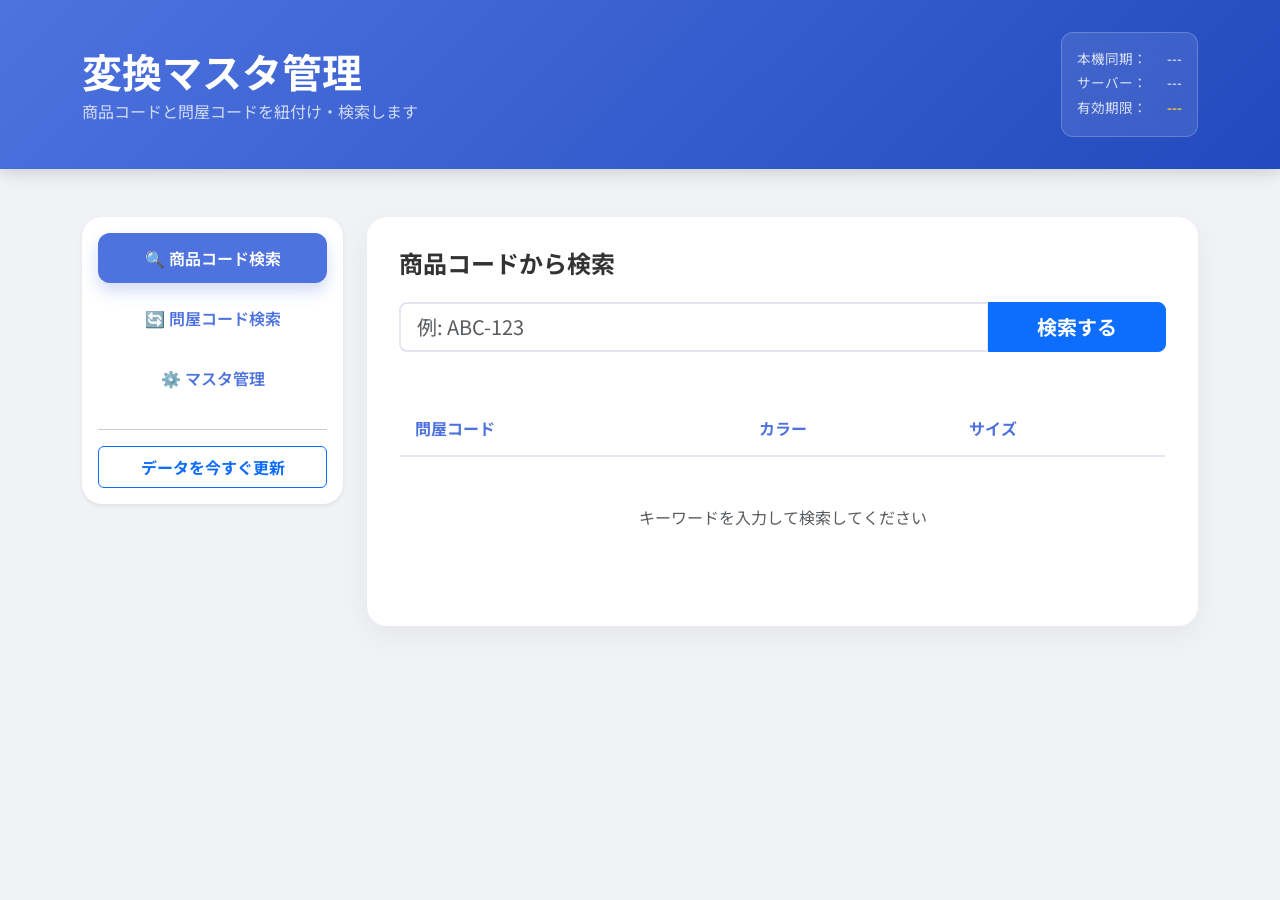
<file: donya_code_test/index.html>
<!DOCTYPE html>
<html lang="ja">
<head>
    <meta charset="UTF-8">
    <meta name="viewport" content="width=device-width, initial-scale=1.0">
    <title>変換マスタ管理システム</title>
    <!-- Bootstrap 5 & Icons -->
    <link href="https://cdn.jsdelivr.net/npm/bootstrap@5.3.0/dist/css/bootstrap.min.css" rel="stylesheet">
    <link href="https://fonts.googleapis.com/css2?family=Noto+Sans+JP:wght@400;500;700&display=swap" rel="stylesheet">
    <style>
        :root { 
            --accent-color: #4e73df; 
            --success-bg: #d1e7dd;
            --bg-color: #f0f2f5; 
        }
        body { 
            font-family: 'Noto Sans JP', sans-serif; 
            background-color: var(--bg-color); 
            color: #333; 
            user-select: auto !important;
        }
        
        /* 頁首：專業感漸層 */
        .main-header {
            background: linear-gradient(135deg, #4e73df 0%, #224abe 100%);
            color: white; padding: 2rem 0; box-shadow: 0 4px 15px rgba(0,0,0,0.15);
        }
        .status-card {
            background: rgba(255,255,255,0.1); border: 1px solid rgba(255,255,255,0.2);
            border-radius: 12px; padding: 15px; font-size: 0.85rem; backdrop-filter: blur(10px);
        }
        .status-item { margin-bottom: 4px; display: flex; justify-content: space-between; gap: 20px; }
        .status-label { opacity: 0.8; font-weight: normal; }
        
        /* 卡片容器 */
        .content-card {
            background: white; border-radius: 20px; border: none;
            box-shadow: 0 10px 30px rgba(0,0,0,0.05);
            padding: 2rem; margin-bottom: 2rem;
        }

        /* 導覽按鈕美化 */
        .nav-pills .nav-link { 
            color: #4e73df; font-weight: 600; border-radius: 12px; 
            padding: 12px 20px; margin-bottom: 10px; border: 1px solid transparent;
            transition: all 0.2s ease;
        }
        .nav-pills .nav-link:hover { background-color: #f8f9fc; border-color: #e3e6f0; }
        .nav-pills .nav-link.active { 
            background-color: var(--accent-color); color: white;
            box-shadow: 0 8px 15px rgba(78,115,223,0.25);
        }

        /* 輸入框修復與加強 */
        .search-group { position: relative; }
        .form-control-lg { 
            border-radius: 15px; border: 2px solid #e3e6f0; padding: 1rem 1.25rem;
            font-size: 1.1rem; user-select: text !important;
        }
        .form-control-lg:focus { border-color: #bac8f3; box-shadow: none; }

        /* 表格設計 */
        .table-custom { border-radius: 15px; overflow: hidden; border: 1px solid #eee; }
        .table-custom thead { background-color: #f8f9fc; border-bottom: 2px solid #e3e6f0; }
        .table-custom th { color: #4e73df; font-weight: 700; padding: 15px; }
        .table-custom td { padding: 15px; vertical-align: middle; transition: background 0.3s; }

        /* 複製區塊 */
        .copy-wrapper { display: flex; align-items: center; gap: 10px; }
        .code-text { 
            font-family: 'Courier New', Courier, monospace; font-size: 1.2rem; font-weight: 700;
            color: #333; cursor: pointer; text-decoration: underline dotted #ccc;
        }
        .btn-copy-action { 
            border-radius: 8px; font-weight: bold; font-size: 0.8rem;
            padding: 6px 12px; white-space: nowrap;
        }

        /* 複製後的成功特效 */
        .row-copied { background-color: var(--success-bg) !important; }

        /* 載入遮罩 */
        .sync-overlay {
            display: none; position: fixed; top: 0; left: 0; width: 100%; height: 100%;
            background: rgba(255,255,255,0.9); z-index: 9999;
            flex-direction: column; justify-content: center; align-items: center;
        }
        .expiry-text { color: #f6c23e; font-weight: bold; }
        .expired { color: #e74a3b; }
    </style>
</head>
<body>

<!-- 同步中遮罩 -->
<div class="sync-overlay" id="syncOverlay">
    <div class="spinner-border text-primary" style="width: 3.5rem; height: 3.5rem; border-width: 0.25rem;"></div>
    <div class="mt-4 h5 fw-bold text-primary" id="syncStatusText">最新データを読み込んでいます...</div>
</div>

<header class="main-header mb-5">
    <div class="container">
        <div class="row align-items-center">
            <div class="col-lg-7">
                <h1 class="display-6 fw-bold mb-1">変換マスタ管理</h1>
                <p class="mb-0 opacity-75">商品コードと問屋コードを紐付け・検索します</p>
            </div>
            <div class="col-lg-5 text-lg-end mt-4 mt-lg-0">
                <div class="status-card d-inline-block text-start">
                    <div class="status-item">
                        <span class="status-label">本機同期：</span>
                        <span id="txtLocalTime">---</span>
                    </div>
                    <div class="status-item">
                        <span class="status-label">サーバー：</span>
                        <span id="txtServerTime">---</span>
                    </div>
                    <div class="status-item">
                        <span class="status-label">有効期限：</span>
                        <span id="txtExpiry" class="expiry-text">---</span>
                    </div>
                </div>
            </div>
        </div>
    </div>
</header>

<div class="container pb-5">
    <div class="row">
        <!-- 功能選單 -->
        <div class="col-lg-3 mb-4">
            <div class="content-card shadow-sm p-3">
                <div class="nav flex-column nav-pills" role="tablist">
                    <button class="nav-link active" data-bs-toggle="pill" data-bs-target="#paneSearch">🔍 商品コード検索</button>
                    <button class="nav-link" data-bs-toggle="pill" data-bs-target="#paneRevSearch">🔄 問屋コード検索</button>
                    <button class="nav-link" data-bs-toggle="pill" data-bs-target="#paneUpload" onclick="checkServerUpdate()">⚙️ マスタ管理</button>
                    <hr class="my-3">
                    <button class="btn btn-outline-primary w-100 py-2 fw-bold" id="btnManualSync">データを今すぐ更新</button>
                </div>
            </div>
        </div>

        <!-- 內容區域 -->
        <div class="col-lg-9">
            <div class="tab-content">
                
                <!-- 商品搜尋 -->
                <div class="tab-pane fade show active" id="paneSearch">
                    <div class="content-card">
                        <h4 class="fw-bold mb-4">商品コードから検索</h4>
                        <div class="input-group input-group-lg mb-5 search-group">
                            <input type="text" class="form-control form-control-lg" id="inItemCode" placeholder="例: ABC-123" inputmode="text">
                            <button class="btn btn-primary px-5 fw-bold" id="btnExecSearch">検索する</button>
                        </div>
                        <div class="table-responsive">
                            <table class="table table-custom align-middle" id="resTable">
                                <thead>
                                    <tr>
                                        <th style="width: 45%;">問屋コード</th>
                                        <th>カラー</th>
                                        <th>サイズ</th>
                                    </tr>
                                </thead>
                                <tbody>
                                    <tr><td colspan="3" class="text-center py-5 text-muted">キーワードを入力して検索してください</td></tr>
                                </tbody>
                            </table>
                        </div>
                    </div>
                </div>

                <!-- 逆搜尋 -->
                <div class="tab-pane fade" id="paneRevSearch">
                    <div class="content-card">
                        <h4 class="fw-bold mb-4">問屋コードから検索 (逆引き)</h4>
                        <div class="input-group input-group-lg mb-5 search-group">
                            <input type="text" class="form-control form-control-lg" id="inShouhinCode" placeholder="例: TOI-001" inputmode="text">
                            <button class="btn btn-primary px-5 fw-bold" id="btnExecRevSearch">検索する</button>
                        </div>
                        <div class="table-responsive">
                            <table class="table table-custom align-middle" id="revResTable">
                                <thead>
                                    <tr>
                                        <th style="width: 45%;">商品コード</th>
                                        <th>カラー</th>
                                        <th>サイズ</th>
                                    </tr>
                                </thead>
                                <tbody>
                                    <tr><td colspan="3" class="text-center py-5 text-muted">キーワードを入力して検索してください</td></tr>
                                </tbody>
                            </table>
                        </div>
                    </div>
                </div>

                <!-- 管理上傳 -->
                <div class="tab-pane fade" id="paneUpload">
                    <div class="content-card border-top border-danger border-5">
                        <h4 class="fw-bold mb-3 text-danger">マスタデータの更新</h4>
                        <div class="alert alert-warning border-0 shadow-sm mb-4">
                            <h6 class="fw-bold">⚠️ 注意事項</h6>
                            <ul class="small mb-0">
                                <li>CSVファイルをアップロードすると、現在のデータは全て上書きされます。</li>
                                <li>構成: A列(問屋コード), B列(商品コード), C列(カラー), D列(サイズ)</li>
                                <li>サーバー側の最終更新：<span id="txtServerStatus" class="fw-bold">確認中...</span></li>
                            </ul>
                        </div>
                        <div class="mb-4">
                            <label class="form-label fw-bold">CSVファイルを選択</label>
                            <input type="file" id="filePicker" class="form-control form-control-lg" accept=".csv">
                        </div>
                        <button class="btn btn-danger w-100 fw-bold py-3 shadow" id="btnUpload">サーバーのデータを更新する</button>
                    </div>
                </div>

            </div>
        </div>
    </div>
</div>

<!-- 複製成功的 Toast 通知 -->
<div class="toast-container position-fixed bottom-0 end-0 p-3">
    <div id="toastCopy" class="toast align-items-center text-white bg-dark border-0" role="alert">
        <div class="d-flex">
            <div class="toast-body fs-6 fw-bold">✅ コピーしました</div>
        </div>
    </div>
</div>

<script>
(function() {
    // === 設定 ===
    const GAS_URL = "https://script.google.com/macros/s/AKfycbwce3KuVDjreoFrFXC3kP3AbqkuV-RgmWjQSSsiweD689KdnOuGeqxFkF5M3HfOG7eR/exec";
    const EXPIRE_MIN = 240; 
    
    let masterData = [];
    let countdownTimer = null;

    window.onload = () => {
        if (window.location.protocol === 'file:') {
            alert("Security Error: Webサーバー経由で開いてください。");
            return;
        }
        init();
    };

    async function init() {
        const cached = localStorage.getItem("APP_DATA");
        const lastSync = localStorage.getItem("LAST_SYNC_TS");

        if (cached && lastSync) {
            const now = new Date().getTime();
            const elapsed = (now - parseInt(lastSync)) / 60000;

            if (elapsed > EXPIRE_MIN) {
                await syncData();
            } else {
                masterData = JSON.parse(cached);
                refreshUI();
                startCountdown(parseInt(lastSync));
                checkServerUpdate(); 
            }
        } else {
            await syncData();
        }
    }

    async function syncData() {
        toggleOverlay(true, "サーバーから最新のデータを取得しています...");
        try {
            const res = await fetch(`${GAS_URL}?action=get_data`);
            const json = await res.json();
            if (json.data) {
                const rows = json.data.slice(1);
                const processed = rows.map(r => ({ s: String(r[0]||''), i: String(r[1]||''), c: String(r[2]||''), z: String(r[3]||'') }));
                
                localStorage.setItem("APP_DATA", JSON.stringify(processed));
                localStorage.setItem("LAST_SYNC_TS", new Date().getTime());
                localStorage.setItem("SERVER_TS", json.serverTime || '---');
                
                location.reload(); 
            }
        } catch (e) {
            alert("同期に失敗しました。インターネット接続を確認してください。");
            toggleOverlay(false);
        }
    }

    window.checkServerUpdate = async function() {
        try {
            const res = await fetch(`${GAS_URL}?action=get_status`);
            const json = await res.json();
            document.getElementById("txtServerStatus").innerText = json.serverTime;
            document.getElementById("txtServerTime").innerText = json.serverTime;
        } catch (e) {}
    };

    function search(isRev) {
        const inputId = isRev ? "inShouhinCode" : "inItemCode";
        const tableId = isRev ? "revResTable" : "resTable";
        const query = document.getElementById(inputId).value.trim().toLowerCase();
        const tbody = document.querySelector(`#${tableId} tbody`);
        
        if(!query) return;

        tbody.innerHTML = "";
        const results = masterData.filter(d => (isRev ? d.s : d.i).toLowerCase() === query);
        
        if(results.length === 0) {
            tbody.innerHTML = '<tr><td colspan="3" class="text-center py-5 text-muted h6">該当するデータが見つかりませんでした</td></tr>';
            return;
        }

        results.forEach(d => {
            const tr = document.createElement("tr");
            const val = isRev ? d.i : d.s;
            tr.innerHTML = `
                <td>
                    <div class="copy-wrapper">
                        <span class="code-text" onclick="copyValue('${val}', this)">${val}</span>
                        <button class="btn btn-outline-primary btn-sm btn-copy-action" onclick="copyValue('${val}', this)">コピー</button>
                    </div>
                </td>
                <td><span class="badge bg-light text-dark p-2">${d.c}</span></td>
                <td><span class="badge bg-light text-dark p-2">${d.z}</span></td>
            `;
            tbody.appendChild(tr);
        });
    }

    window.copyValue = (txt, element) => {
        navigator.clipboard.writeText(txt).then(() => {
            // Toast 通知
            const t = new bootstrap.Toast(document.getElementById('toastCopy'));
            t.show();

            // 視覺回饋：整列變色
            const row = element.closest('tr');
            row.classList.add('row-copied');
            setTimeout(() => row.classList.remove('row-copied'), 600);
        });
    };

    document.getElementById("btnUpload").onclick = async () => {
        const file = document.getElementById("filePicker").files[0];
        if (!file) return alert("CSVファイルを選択してください");
        
        if(!confirm("サーバーのデータを上書きします。よろしいですか？")) return;

        toggleOverlay(true, "サーバーへ送信中...");
        const reader = new FileReader();
        reader.onload = async (e) => {
            const b64 = e.target.result.split(',')[1];
            try {
                const res = await fetch(GAS_URL, { method: 'POST', body: JSON.stringify({ action: 'upload', data: b64 }) });
                const resJson = await res.json();
                if(resJson.status === 'success') {
                    alert("アップロードが完了しました。最新データを同期します。");
                    await syncData();
                }
            } catch (err) { 
                alert("エラーが発生しました。"); 
                toggleOverlay(false); 
            }
        };
        reader.readAsDataURL(file);
    };

    function startCountdown(syncTs) {
        if(countdownTimer) clearInterval(countdownTimer);
        countdownTimer = setInterval(() => {
            const now = new Date().getTime();
            const remainMs = (EXPIRE_MIN * 60000) - (now - syncTs);
            const el = document.getElementById("txtExpiry");
            if (remainMs <= 0) {
                el.innerText = "期限切れ：自動更新中...";
                el.classList.add('expired');
                clearInterval(countdownTimer);
                syncData();
            } else {
                const m = Math.floor(remainMs / 60000);
                const s = Math.floor((remainMs % 60000) / 1000);
                el.innerText = `${m}分 ${s}秒`;
            }
        }, 1000);
    }

    function refreshUI() {
        const local = localStorage.getItem("LAST_SYNC_TS");
        const server = localStorage.getItem("SERVER_TS");
        if(local) document.getElementById("txtLocalTime").innerText = new Date(parseInt(local)).toLocaleString('ja-JP');
        if(server) {
            document.getElementById("txtServerTime").innerText = server;
            document.getElementById("txtServerStatus").innerText = server;
        }
    }

    function toggleOverlay(show, text) {
        const o = document.getElementById("syncOverlay");
        if(text) document.getElementById("syncStatusText").innerText = text;
        o.style.display = show ? "flex" : "none";
    }

    // 事件監聽 (正確綁定，確保打字順暢)
    document.getElementById("btnExecSearch").addEventListener('click', () => search(false));
    document.getElementById("btnExecRevSearch").addEventListener('click', () => search(true));
    document.getElementById("btnManualSync").addEventListener('click', () => syncData());
    
    document.getElementById("inItemCode").addEventListener('keydown', (e) => { if(e.key === 'Enter') search(false); });
    document.getElementById("inShouhinCode").addEventListener('keydown', (e) => { if(e.key === 'Enter') search(true); });

})();
</script>
<script src="https://cdn.jsdelivr.net/npm/bootstrap@5.3.0/dist/js/bootstrap.bundle.min.js"></script>
</body>
</html>
</file>
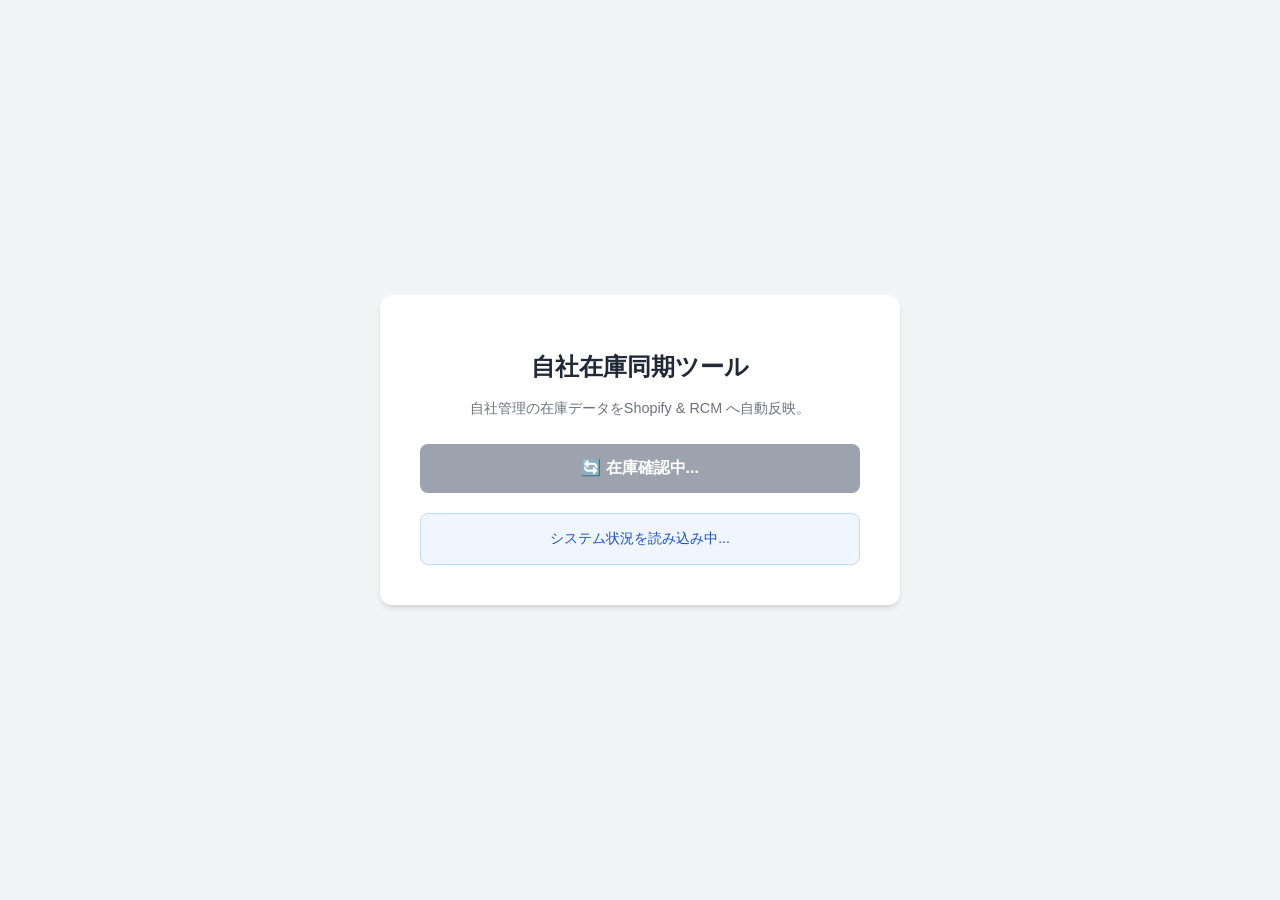
<file: donya_update/index.html>
<!DOCTYPE html>
<html lang="ja">
<head>
    <meta charset="UTF-8">
    <meta name="viewport" content="width=device-width, initial-scale=1.0">
    <title>在庫データ同期システム</title>
    <style>
        body {
            font-family: -apple-system, BlinkMacSystemFont, "Segoe UI", Roboto, sans-serif;
            background-color: #f3f4f6;
            color: #1f2937;
            display: flex;
            justify-content: center;
            align-items: center;
            height: 100vh;
            margin: 0;
        }
        .container {
            background-color: #ffffff;
            padding: 40px;
            border-radius: 12px;
            box-shadow: 0 4px 6px -1px rgba(0, 0, 0, 0.1), 0 2px 4px -1px rgba(0, 0, 0, 0.06);
            text-align: center;
            max-width: 440px;
            width: 100%;
        }
        h1 {
            font-size: 1.5rem;
            margin-bottom: 10px;
        }
        p {
            font-size: 0.9rem;
            color: #6b7280;
            margin-bottom: 25px;
            line-height: 1.5;
        }
        .btn {
            background-color: #2563eb;
            color: white;
            border: none;
            padding: 14px 28px;
            font-size: 1rem;
            font-weight: 600;
            border-radius: 8px;
            cursor: pointer;
            transition: background-color 0.2s;
            width: 100%;
        }
        .btn:hover {
            background-color: #1d4ed8;
        }
        .btn:disabled {
            background-color: #9ca3af;
            cursor: not-allowed;
        }
        .status-box {
            margin-top: 20px;
            padding: 15px;
            border-radius: 8px;
            font-size: 0.88rem;
            font-weight: 500;
            line-height: 1.4;
        }
        .state-idle { background-color: #f0fdf4; color: #16a34a; border: 1px solid #bbf7d0; }
        .state-requested { background-color: #fffbeb; color: #d97706; border: 1px solid #fef3c7; }
        .state-running { background-color: #eff6ff; color: #1d4ed8; border: 1px solid #bfdbfe; }
        .last-update {
            margin-top: 20px;
            padding-top: 15px;
            border-top: 1px solid #e5e7eb;
            font-size: 0.78rem;
            color: #9ca3af;
            text-align: left;
        }
    </style>
</head>
<body>

<div class="container">
    <h1>自社在庫同期ツール</h1>
    <p>自社管理の在庫データをShopify & RCM へ自動反映。</p>
    
    <button id="updateBtn" class="btn" onclick="requestUpdate()" disabled>🔄 在庫確認中...</button>
    <div id="statusMsg" class="status-box state-running">システム状況を読み込み中...</div>
    
    <div class="last-update" id="lastUpdateBox" style="display: none;">
        <div><b>前回の実行結果:</b> <span id="lastResult" style="font-weight: bold;">--</span></div>
        <div style="margin-top: 4px;"><b>最終完了時刻:</b> <span id="lastTime">--</span></div>
    </div>
</div>

<script>
    const MARKER_GAS_URL = "https://script.google.com/macros/s/AKfycbysOw-lDdtPUgjwDS2Q7siZEnlfH9Z6fkV-3ERT5ANbXNZJ1TNNBAFr1nSX1Y5iDjsY/exec";
    const btn = document.getElementById('updateBtn');
    const msg = document.getElementById('statusMsg');
    const lastBox = document.getElementById('lastUpdateBox');
    const lastRes = document.getElementById('lastResult');
    const lastTime = document.getElementById('lastTime');

    // 定時輪詢狀態 (每 8 秒檢查一次伺服器與標記現況)
    function checkStatus() {
        fetch(`${MARKER_GAS_URL}?action=get_flag`, { method: 'GET', mode: 'cors' })
            .then(response => response.json())
            .then(data => {
                if (data.is_running) {
                    // 1. 伺服器正在執行中
                    btn.disabled = true;
                    btn.textContent = "🔄 同期処理を実行中...";
                    msg.className = "status-box state-running";
                    msg.innerHTML = "🔄 <b>更新処理を実行中...</b><br>現在、サーバーが Shopify 及 RCM を更新しています。ブラウザを閉じてお待ちいただいても問題ありません。";
                } else if (data.update_requested) {
                    // 2. 已送出更新要求，正在排隊等待伺服器輪詢
                    btn.disabled = true;
                    btn.textContent = "⏱️ 同期リクエスト待機中";
                    msg.className = "status-box state-requested";
                    msg.innerHTML = "⏱️ <b>同期リクエスト送信済み</b><br>同期の待機列に入りました。サーバーの処理開始をお待ちください...";
                } else {
                    // 3. 待機中，可按下按鈕
                    btn.disabled = false;
                    btn.textContent = "🔄 在庫情報を更新する";
                    msg.className = "status-box state-idle";
                    msg.innerHTML = "✅ <b>同期準備完了</b><br>ボタンを押すと、即時同期処理を開始できます。";
                }

                // 顯示前次成功結果
                if (data.last_run_time && data.last_run_time !== "N/A") {
                    lastBox.style.display = "block";
                    lastRes.textContent = data.last_result === "success" ? "成功" : "失敗";
                    lastRes.style.color = data.last_result === "success" ? "#16a34a" : "#dc2626";
                    
                    const jstDate = new Date(data.last_run_time);
                    lastTime.textContent = jstDate.toLocaleString('ja-JP', { timeZone: 'Asia/Tokyo' }) + " JST";
                }
            })
            .catch(error => {
                console.error("Status check failed:", error);
            });
    }

    function requestUpdate() {
        btn.disabled = true;
        btn.textContent = "⏱️ 送信中...";
        msg.className = "status-box state-requested";
        msg.innerHTML = "⏱️ 更新リクエスト送信中...";

        fetch(`${MARKER_GAS_URL}?action=set_flag`, { method: 'GET', mode: 'cors' })
            .then(response => response.json())
            .then(data => {
                if (data.success) {
                    checkStatus(); // 立即更新一次 UI
                } else {
                    alert("送信に失敗しました。");
                    btn.disabled = false;
                    btn.textContent = "🔄 在庫情報を更新する";
                }
            })
            .catch(error => {
                console.error("Error setting flag:", error);
                alert("接続エラーが発生しました。");
                btn.disabled = false;
                btn.textContent = "🔄 在庫情報を更新する";
            });
    }

    // 啟動與定時檢查
    checkStatus();
    setInterval(checkStatus, 8000);
</script>

</body>
</html>
</file>
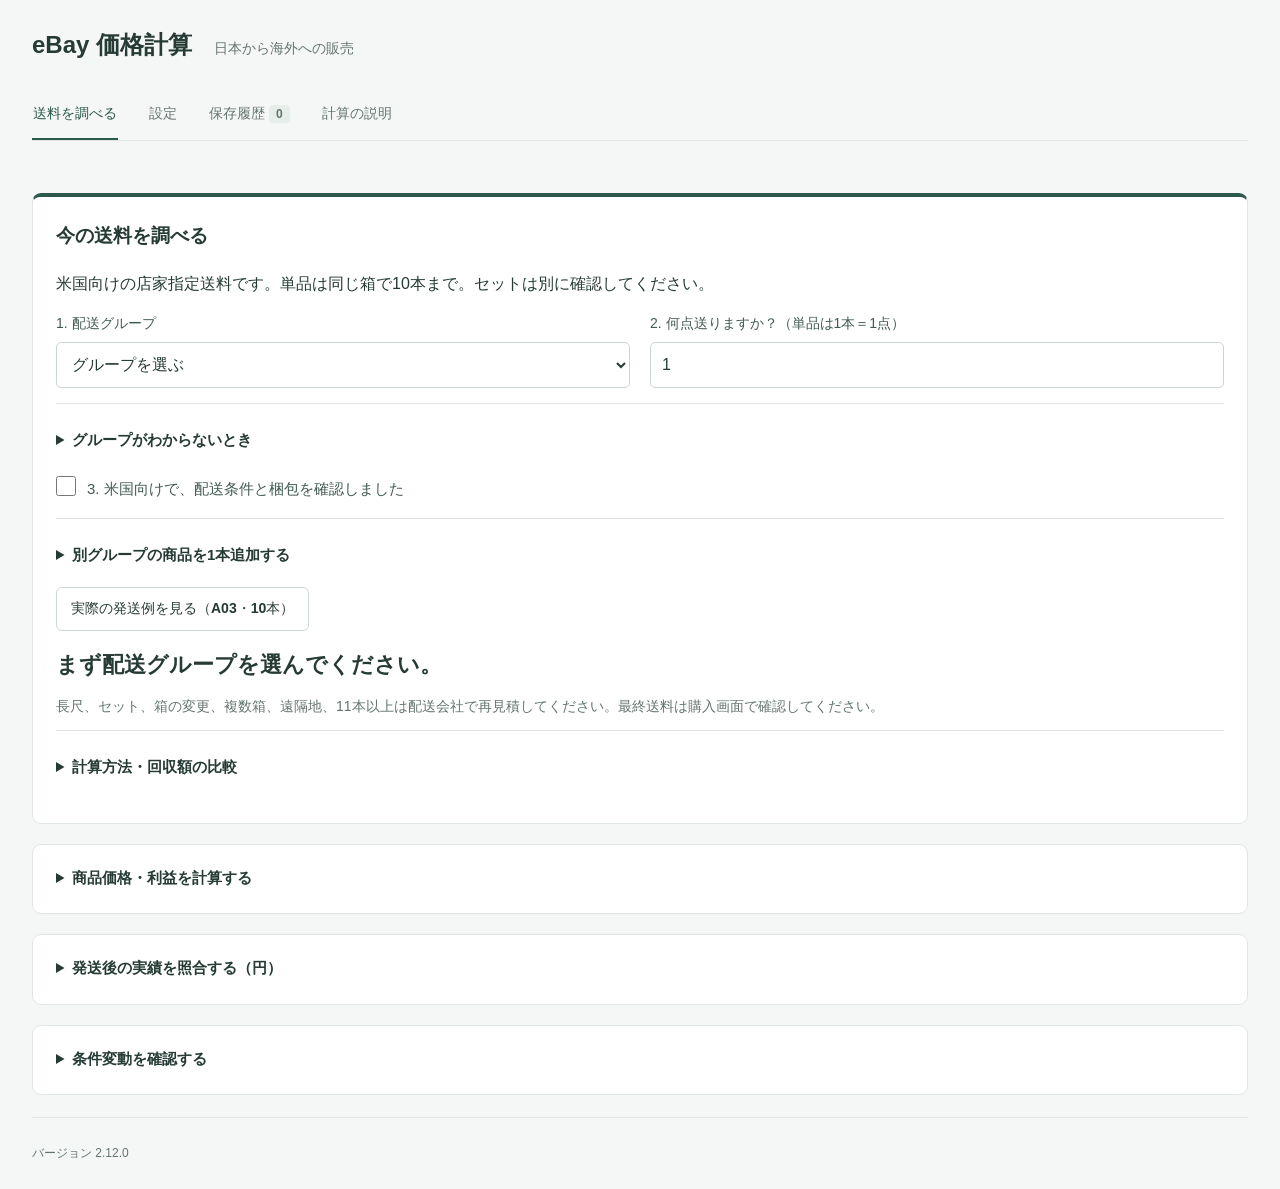
<file: golf_export_pricing/index.html>
<!doctype html><html lang="ja"><head><meta charset="utf-8"><meta name="viewport" content="width=device-width,initial-scale=1"><title>eBay 価格計算</title><meta name="description" content="日本から海外へ販売する商品の eBay 価格を計算します。"><link rel="icon" href="data:image/svg+xml,%3Csvg xmlns='http://www.w3.org/2000/svg' viewBox='0 0 32 32'%3E%3Crect width='32' height='32' rx='7' fill='%232d594d'/%3E%3Ctext x='16' y='23' font-size='23' text-anchor='middle' fill='white'%3E%24%3C/text%3E%3C/svg%3E"><link rel="stylesheet" href="style.css?v=2.12.0"><script src="config.js?v=2.12.0"></script></head><body>
<header><div><h1>eBay 価格計算</h1><span>日本から海外への販売</span></div></header><main>
<nav aria-label="メニュー"><button data-tab="calculator" class="active">送料を調べる</button><button data-tab="settings">設定</button><button data-tab="history">保存履歴 <span id="historyCount">0</span></button><button data-tab="guide">計算の説明</button></nav><p id="storageStatus" class="status"></p>
<section id="calculator" class="tab"><section class="card policy-quick" aria-labelledby="policyTitle">
<h2 id="policyTitle">今の送料を調べる</h2>
<p>米国向けの店家指定送料です。単品は同じ箱で10本まで。セットは別に確認してください。</p>
<div class="fields"><label>1. 配送グループ<select id="policyGroup"><option value="">グループを選ぶ</option><option value="A01">A01（初回 USD 38.50）</option><option value="A01 Copy">A01 Copy（初回 USD 38.50）</option><option value="A02">A02（初回 USD 39.94）</option><option value="A03">A03（初回 USD 42.82）</option><option value="A04">A04（初回 USD 48.04）</option><option value="A05">A05（初回 USD 55.99）</option><option value="A06">A06（初回 USD 64.81）</option><option value="A07">A07（初回 USD 68.41）</option><option value="A08">A08（初回 USD 89.65）</option><option value="A09">A09（初回 USD 106.36）</option><option value="A10">A10（初回 USD 37.24）</option><option value="A11">A11（初回 USD 38.14）</option><option value="custom">最高単価から試算</option></select></label>
<label>2. 何点送りますか？（単品は1本＝1点）<input id="policyQty" type="number" min="1" max="10" step="1" value="1"></label>
<label id="policyPriceField" hidden>グループ内の最高商品単価（USD）<input id="policyPrice" type="number" min="0" step=".01"></label></div>
<details><summary>グループがわからないとき</summary><p>DPLの商品設定で、商品に割り当てられた配送ポリシーを確認してください。商品価格や名前だけでは判定できません。</p><p>確認例：Luxury Black MODUS3 Tour 125（単品）は DPL の Q3 → A03。古い名前に「Ship65.96」とあっても、新しい政策の初回送料は USD 42.82 です。ほかの商品は個別に確認してください。</p></details>
<label class="toggle"><input type="checkbox" id="policyEligible">3. 米国向けで、配送条件と梱包を確認しました</label>
<details><summary>別グループの商品を1本追加する</summary><p>両方の商品に同じ送料割引ルールがあると確認できた場合だけ選んでください。</p><label>追加する商品のグループ<select id="policyOther"><option value="">追加しない</option><option value="A01">A01（初回 USD 38.50）</option><option value="A01 Copy">A01 Copy（初回 USD 38.50）</option><option value="A02">A02（初回 USD 39.94）</option><option value="A03">A03（初回 USD 42.82）</option><option value="A04">A04（初回 USD 48.04）</option><option value="A05">A05（初回 USD 55.99）</option><option value="A06">A06（初回 USD 64.81）</option><option value="A07">A07（初回 USD 68.41）</option><option value="A08">A08（初回 USD 89.65）</option><option value="A09">A09（初回 USD 106.36）</option><option value="A10">A10（初回 USD 37.24）</option><option value="A11">A11（初回 USD 38.14）</option></select></label><label class="toggle"><input type="checkbox" id="policyMixedEligible">同じ送料割引ルールを確認しました</label></details>
<button id="realExample" type="button">実際の発送例を見る（A03・10本）</button>
<p id="policyResult" class="policy-total" aria-live="polite"></p><div id="policyBreakdown"></div>
<section id="realExampleDetails" hidden aria-labelledby="realExampleTitle">
<h3 id="realExampleTitle">実際に送った注文：A03・10本</h3>
<p>商品単価は USD 47.99 です。</p>
<ul><li>当時、買い手が払った送料：<strong>USD 154.20</strong></li>
<li>実際にかかった発送費：<strong>14,705円</strong>（配送 4,795円＋確定した関税・処理費 9,910円）</li></ul>
<p>上の「送料合計」は、同じ10本を今のルールで送る場合に買い手へ請求する送料です。この注文の仕入額は未確認のため、利益は表示しません。</p></section>
<p class="help">長尺、セット、箱の変更、複数箱、遠隔地、11本以上は配送会社で再見積してください。最終送料は購入画面で確認してください。</p>
<details><summary>計算方法・回収額の比較</summary><label>計算モード<select id="policyMode"><option value="store">店家指定の送料（×1.2）</option><option value="recovery">比較：20%控除後に全額回収（÷0.8）</option></select></label><p>158円/USD、関税の見積予備は商品価格の15%。店家指定は費用×1.2。販売手数料が20%なら、全額回収には費用÷0.8が必要です。比較モードは掲載送料ではありません。</p><p>単品の共通箱費は USD 33.42。セットを含む A05〜A08 は USD 33.43 の別ルールで、出品1点につき6本分の増重費を見込みます。関税処理費と混雑費はこの価格表に含めず、実際の費用は請求書で確認します。15%は申告税率ではありません。</p></details></section>
<details class="card"><summary>商品価格・利益を計算する</summary><p>仕入額など、ご自身の商品情報を入力してください。上の送料試算は保存設定を変更しません。</p><div class="actions"><button id="clear">商品欄を空にする</button></div><label>計算モード<select id="listingMode"><option value="current">店舗設定／eBay 現行</option><option value="reverse">日本の販売価格を保つ（逆算）</option></select></label>
<section id="listingPanel" class="card"><h2>現在の出品を確認する</h2>
<div class="fields">
<label>商品名（任意）<input id="listingName"></label>
<label>価格の参照区分<select id="listingSource"><option>楽天市場の商品価格</option><option>Yahoo!ショッピングの商品価格</option></select></label>
<label>Shopify 日本国内税込売価（JPY）<input id="listingDomestic" type="number" min="1"></label>
<label>eBay 商品価格の決め方<select id="listingPriceMode"><option value="existing">既存出品：現在の単価を入力</option><option value="dpl">新規出品：DPL 設定による見積</option></select></label>
<label id="listingUnitField">現在の eBay 商品単価（USD）<input id="listingUnit" type="number" min=".01" step=".01"></label>
<label>配送グループ<select id="listingGroup"></select></label>
<label>出品数量（セットも1出品＝1点）<input id="listingQty" type="number" min="1" max="10" step="1" value="1"></label>
<label class="toggle"><input id="listingEligible" type="checkbox">米国向け・同じ箱で送れることを確認しました</label>
</div>
<p class="help">国内売価は Shopify の税込価格です。楽天・Yahoo! からは取得しません。送料は選んだ政策の金額を使います。</p>
<details><summary>別グループを1点追加</summary><label>追加グループ<select id="listingOther"></select></label><label>追加商品の現在単価（USD）<input id="listingOtherUnit" type="number" min=".01" step=".01"></label><label class="toggle"><input id="listingMixed" type="checkbox">同じ割引ルール・配送サービスで同梱できることを確認しました</label></details>
<details><summary>税金・費用・換算率（任意）</summary><div class="fields">
<label>買い手 Sales Tax（%・任意）<input id="listingTax" type="number" min="0" max="100" step="any"></label>
<label>今回の配送・輸入費の合計（JPY・実績または見積）<input id="listingLogistics" type="number" min="0"></label>
<label>今回の仕入原価の合計（JPY・任意）<input id="listingCost" type="number" min="0"></label>
<label>売り手の換算（JPY/USD）<input id="listingFx" type="number" min=".01" step="any"></label>
<label>DPL 商品価格換算（USD/JPY）<input id="listingRate" value="0.00666667" inputmode="decimal"></label>
<label>DPL 商品価格上乗せ（%）<input id="listingMarkup" value="13.64" inputmode="decimal"></label>
</div><p>手数料・換金費は現在の設定を使用します。買い手の税金は売り手収益に含めません。</p></details>
<p id="listingBuyer" aria-live="polite"></p><button id="listingCalculate" type="button">売り手の受取額を試算する</button><p id="listingSeller" aria-live="polite"></p>
</section><div id="connectionCard" class="server-status" title="サーバー状態"><span id="serverDot" class="server-dot pending" aria-hidden="true"></span><span>サーバー</span><span id="connectionStatus">確認中</span><div id="turnstile"></div></div><div id="reversePanel" hidden><div class="workspace"><form id="productForm"><section class="card"><h2>商品価格・利益の試算</h2><p>日本製のゴルフシャフトは、商品名と価格を入れるだけ。米国向け・日本製・シャフトの設定が最初から選ばれています。</p>
<div class="fields"><label>商品名<input id="name" type="text" maxlength="300"></label><label>基準にする価格<select id="pricingSource"><option value="wholesale">問屋の仕入価格</option><option value="rakuten">楽天市場の商品価格</option><option value="yahoo">Yahoo!ショッピングの商品価格</option></select></label><label id="sourcePriceLabel">問屋価格（税抜）<span class="unit">JPY</span><input id="sourcePrice" type="number" min="0" step="any"></label></div><p id="sourceHelp" class="help"></p>
<details><summary>商品や配送の条件を変える</summary><div class="fields"><label>販売先<select id="market"></select></label><label>商品種類<select id="category"></select></label>
<label>製造国（原産国）<select id="origin"><option>日本</option><option>中国</option><option>台湾</option><option>韓国</option><option>ベトナム</option><option>米国</option><option value="other">その他（国名を入力）</option><option value="">わからない</option></select></label>
<label id="otherOriginField" hidden>その他の製造国<input id="otherOrigin" type="text"></label>
<label>素材<select id="material"><option value="">指定しない</option><option>スチール</option><option>カーボン</option><option>その他</option></select></label>
<label>通関分類コード（HTS・自動表示）<input id="hts" type="text" readonly placeholder="分類の確認が必要"></label>
<label>SKU（任意）<input id="sku" type="text"></label><label>問屋価格（税抜・任意）<span class="unit">JPY</span><input id="cost" type="number" min="0" step="any"></label></div>
<p class="help">HTSは商品種類から自動で入ります。日本製以外や未確認の商品は、確認済みの分類・税率が必要です。上の「今の送料」とは別の試算です。</p></details></section></form>
</div>
<aside><section class="card result"><h2 id="recommendTitle">eBay おすすめ価格</h2><strong id="recommended" class="large">—</strong><p id="recommendHint" class="help">商品を入力してください。</p></section><section class="card"><h2>おすすめ価格で販売した場合</h2><div class="result-grid"><div><span>購入者の支払総額</span><strong id="buyerTotal">—</strong></div><div><span>物流・輸入費を引いた残額</span><strong id="net">—</strong></div><div><span>仕入等を引いた利益</span><strong id="profit">—</strong></div><div><span>利益率・原価に対する収益率 / 1点</span><strong id="margin">—</strong></div></div><div id="profitCompare"></div><button id="targetProfitButton" type="button" hidden></button><div class="profit-adjust"><label>1点あたり、最低いくら利益を残したいですか？<span class="unit">JPY</span><input id="desiredProfit" type="number" min="0" step="any" placeholder="必要な場合だけ入力"></label><p class="help">入力すると、日本価格を保つ計算より希望利益を優先して、1点価格を自動で再計算します。空欄に戻すと通常計算です。</p></div><div class="actions"><button id="saveHistory" disabled>この計算を保存</button><button id="exportCSV" disabled>CSV を出力</button></div></section><section id="aiCard" class="card" hidden><div class="section-heading"><h2>AIのやさしい説明</h2><button id="aiExplain">この結果を説明</button></div><div id="aiExplanation" class="ai-copy"><p class="help">ボタンを押すと、計算結果と確認ポイントを初心者向けに説明します。</p></div></section><section class="card"><h2>販売・決済費用</h2><div class="fee-total"><strong id="effectiveRate">—</strong><span>商品代金・購入者送料など、eBayの課金対象額に対する割合</span></div><div id="feeBreakdown" class="empty">計算後に表示します。</div></section><section class="card"><h2>すべての明細</h2><div id="breakdown" class="empty">計算後に表示します。</div></section></aside></div>
</div></details><details class="card"><summary>発送後の実績を照合する（円）</summary><p>調整後の確定額だけを入力します。推定額との合算は不要です。入力はこの画面でのみ計算します。</p><div class="fields"><label>運送料金<input type="number" min="0" step="1" id="actualFreight"></label><label>燃料割増金<input type="number" min="0" step="1" id="actualFuel"></label><label>混雑時割増金<input type="number" min="0" step="1" id="actualCongestion"></label><label>確定した関税・税<input type="number" min="0" step="1" id="actualDuty"></label><label>確定した関税処理費<input type="number" min="0" step="1" id="actualProcessing"></label><label>銀行への実入金 JPY（任意）<input type="number" min="0" step="1" id="actualReceipt"></label><label>当初の推定関税・税 JPY<input id="estimateDuty" type="number" min="0" step="1"></label><label>当初の推定処理費 JPY<input id="estimateProcessing" type="number" min="0" step="1"></label><label>eBay 注文収益 USD（手数料控除後）<input id="actualEarnings" type="number" min="0" step=".01"></label><label>取引手数料実績 USD（参考表示）<input id="actualFees" type="number" min="0" step=".01"></label><label>参考為替 JPY/USD<input id="actualFx" type="number" min=".01" step="any"></label></div><p id="actualResult" aria-live="polite"></p></details><details class="card"><summary>条件変動を確認する</summary><div class="three" id="scenarios"></div><div class="two"><div><h3>為替</h3><div id="fxAnalysis"></div></div><div><h3>燃油</h3><div id="fuelAnalysis"></div></div></div></details></section>
<section id="settings" class="tab" hidden><div class="section-heading"><h2>設定</h2><button id="saveSettings" class="primary">すべて保存</button></div><p class="help">ここで保存した税金・送料・為替・利益条件を、次の商品にも使用します。選択中の商品分類の関税・通関率も更新します。</p><section class="card"><h3>AIアシスト</h3><label class="toggle"><input id="aiEnabled" type="checkbox" checked><span>計算結果をAIでわかりやすく説明する</span></label><p class="help">AIは説明だけに使用します。おすすめ価格と明細は、AIをオフにしても同じ計算式で利用できます。</p></section>
<section class="card"><h3>価格・配送・為替</h3><div id="basicSettings" class="fields"></div></section><section class="card"><h3>eBay・決済費用</h3><div id="feeSettings" class="fields"></div></section><section class="card"><h3>税金・通関・リスク</h3><div id="taxSettings" class="fields"></div></section>
<section class="card"><div class="section-heading"><h3>販売市場</h3><button id="newMarket">＋ 新しく登録</button></div><p class="help">国・地域ごとに通貨、為替、関税、通関費、購入者送料を保存できます。計算画面で切り替えます。</p><div id="marketList"></div><form id="marketForm" hidden><div id="marketFields" class="fields"></div><div class="actions"><button type="submit" class="primary">保存</button><button type="button" id="cancelMarket">キャンセル</button></div><p id="marketError" class="error"></p></form></section>
<section class="card"><div class="section-heading"><h3>商品分類</h3><button id="newCategory">＋ 新しく登録</button></div><p class="help">分類ごとに HTS、関税、通関率、通常使う箱を保存できます。</p><div id="categoryList"></div><form id="categoryForm" hidden><div id="categoryFields" class="fields"></div><div class="actions"><button type="submit" class="primary">保存</button><button type="button" id="cancelCategory">キャンセル</button></div><p id="categoryError" class="error"></p></form></section>
<section class="card"><div class="section-heading"><h3>箱・配送設定</h3><button id="newBox">＋ 新しく登録</button></div><p class="help">1個・同梱2個・同梱3個の実送料を保存できます。燃油率が掛かる基本送料と混雑時割増は「燃油対象送料」へ合算し、燃油率の対象外だけを「追加送料」へ入力してください。</p><div id="boxList"></div><form id="boxForm" hidden><div id="boxFields" class="fields"></div><div class="actions"><button type="submit" class="primary">保存</button><button type="button" id="cancelBox">キャンセル</button></div><p id="boxError" class="error"></p></form></section>
<section class="card"><h3>バックアップ</h3><div class="actions"><button id="exportSettings">設定を書き出す</button><button id="exportAll">設定と履歴を書き出す</button><button id="importButton">JSON を読み込む</button></div><input id="importFile" type="file" accept="application/json,.json" hidden><p class="help">設定JSONを読み込むと、そのファイルの暫定値も適用されます。換金費・税率・送料はご自身の条件で確認してください。</p><p class="help">データはこのブラウザに保存します。別端末へ移す場合は JSON を使用してください。</p><p id="importError" class="error"></p></section></section>
<section id="history" class="tab" hidden><h2>保存した計算</h2><div id="historyList"></div></section>
<section id="guide" class="tab" hidden><h2>計算の説明</h2>
<section class="card"><h3>まず覚えること</h3><p>この画面は「日本で残したい金額を、海外向け販売でも残すには、eBayの商品価格をいくらにすればよいか」を逆算します。</p><ol class="guide-steps"><li>販売市場、商品名・種類、問屋／楽天／Yahoo! の価格を入力します。</li><li>設定に保存した為替・送料・関税・eBay費用を使います。</li><li>すべての費用を引いても目標額が残る、最小の販売通貨価格を表示します。</li><li>結果の「すべての明細」で、引かれた金額を確認します。</li></ol></section>
<section class="card"><h3>楽天・Yahoo! の価格を使う場合</h3><p>日本の表示価格が税込の場合、最初に消費税を除きます。</p><div class="formula"><strong>日本の税抜目標額</strong><code>日本の税込価格 ÷（1 ＋ 日本の消費税率）</code></div><p>例：70,000円、消費税10%なら、残したい基準額は <strong>63,636円</strong> です。70,000円をそのまま仕入原価にする計算ではありません。「購入原価として使う」を選んだ場合だけ、楽天・Yahoo! の価格を仕入原価として扱います。</p></section>
<section class="card"><h3>問屋価格と日本の消費税</h3><p>問屋の入力欄は<strong>税抜価格</strong>です。「問屋仕入の消費税」を「原価に加える」にすると、税抜価格に設定した消費税率を加えて実際の仕入原価を計算します。</p><div class="formula"><strong>税込仕入原価</strong><code>問屋の税抜価格 ×（1 ＋ 日本の消費税率）× 数量</code></div><p>日本からの商品輸出は要件を満たすと売上の消費税が輸出免税となり、課税仕入れの税額は原則として仕入税額控除の対象です。ただし、帳簿・適格請求書等と輸出証明書類の保存が必要です。控除を実際に受ける事業者だけ「仕入税額控除を見込み原価に加えない」を選んでください。</p></section>
<section class="card"><h3>利益が少ないとき</h3><p>結果の下にある「最低いくら利益を残したいですか？」へ1点あたりの希望利益を入力します。日本価格を保つ計算より希望利益を優先し、送料・関税・eBay費用・仕入税込額を引いたあとも、その利益が残る最小の1点価格を再計算します。</p></section>
<section class="card"><h3>同じ商品を2個・3個買われた場合</h3><p>設定の「同じ注文の商品数量」を2または3にすると、商品代金と仕入原価は数量分で計算します。箱・配送設定には同梱2個・3個の実送料を保存できます。eBayの注文固定費は注文ごとに1回だけ計算します。同梱の実送料が未設定なら、おすすめ価格を確定しません。商品ページの「追加1点送料」は購入者への請求額であり、配送会社への実追加送料とは別です。</p></section>
<section class="card"><h3>なぜ20%なのに、単純な1.2倍ではないのか</h3><p>20%は購入者から受け取る商品代金と送料などから引かれる概算費用です。100ドルから20%を引くと80ドルなので、100ドルを残すには「100 ÷ 80%＝125ドル」と逆算します。</p><div class="formula"><strong>20%だけを考えた商品価格</strong><code>残したい金額 ÷ 為替 ÷（1 － 20%）</code></div><p>自動計算では、商品価格で日本の目標額を回収し、実配送費・関税・通関費と、それらを回収する送料にも掛かる20%を購入者送料として別に逆算します。設定で「保存した金額を使用」に切り替えると、送料を固定して不足分を商品価格で補います。</p></section>
<section class="card"><h3>実際の発送例を見る</h3><p>「送料を調べる」で「実際の発送例を見る（A03・10本）」を押してください。当時の買い手送料、確定した発送費、現在のルールでの送料を分けて確認できます。</p></section>
<section class="card"><h3>使っている計算式</h3><div class="formula"><strong>eBayの課金対象額</strong><code>eBay 1点価格 × 数量 ＋ 購入者送料 ＋ 想定 Buyer Sales Tax</code></div><div class="formula"><strong>合算モデルの販売・決済費用</strong><code>eBayの課金対象額 × 合算費用率</code></div><p class="help">20%は旧資料を再現する概算率です。正確さを優先する初期設定は「実費を内訳から計算」です。Starterは13.6%・7,500ドル区分、Basic以上のSporting Goodsは12.7%・2,500ドル区分を自動適用し、超過部分は2.35%で計算します。</p><div class="formula"><strong>自動計算する購入者送料</strong><code>販売者負担の実配送費・関税・通関費を回収できる最小送料（送料に掛かるeBay費用も含む）</code></div><div class="formula"><strong>実費モデルの販売・決済費用</strong><code>FVF ＋ International fee ＋ 広告費 ＋ 注文固定費 ＋ eBay課税手数料の消費税 ＋ 為替・出金費</code></div><div class="formula"><strong>関税</strong><code>設定した申告価格 × 商品分類ごとの関税・追加関税合計率</code></div><div class="formula"><strong>海外配送費</strong><code>燃油対象送料 ＋ 円単位で丸めた燃油割増金 ＋ 燃油対象外追加送料</code></div><div class="formula"><strong>容積重量</strong><code>箱の長さ × 幅 × 高さ ÷ 5,000（FedEx・DHL公式値）</code></div><div class="formula"><strong>物流・輸入費控除後の残額</strong><code>（売上 － 販売費用 － 販売者負担の輸入費）× 為替 － 海外配送費</code></div><div class="formula"><strong>利益</strong><code>残額 － 問屋税込原価 × 数量 － 梱包費 － 作業費 － 固定費配分 － 返品等の想定損失</code></div></section>
<section class="card"><h3>米国以外へ販売する場合</h3><p>設定の「販売市場」に国・地域を追加し、通貨、円換算レート、関税、通関費、購入者送料を保存します。計算画面で市場を選ぶと、その条件へ切り替わります。税率・免税基準・配送条件は国ごとに異なるため、実際に販売する前に現地制度と配送会社の見積を確認してください。</p></section>
<section class="card"><h3>米国向けの関税とDDP</h3><p>米国の800ドル以下のデミニミス免税は2025年8月29日に全世界向けで停止されました。SpeedPAKの米国向け2,500ドル未満はDDPが原則で、販売者側に推定関税が請求されます。2,500ドル以上は条件が変わるため、出荷前にCPaSSで確認してください。</p><p>日本原産のゴルフシャフトを HTS 9506.39.00.60 とする初期値は、2026年10月20日時点で <strong>12.5%</strong> です。通常のMFN税率とSection 301を合わせた推定合計率です。旧IEEPA相互関税は2026年2月24日から徴収停止されており、旧15%を重ねて加算しません。商品分類・原産国・素材が違えば税率も変わります。</p><p class="help">配送会社の「関税処理率2.1%」は本山資料の条件であり、米国法の一律税率ではありません。CPaSSのEstimated U.S. Duty &amp; Taxと最終請求を照合してください。HTS・税率未確認の米国向け分類は計算を止め、設定の確認を案内します。日本原産の自動計算は max（MFN税率, 12.5%）です。除外品やSection 232等は別途確認し、確認済み合計率を手入力してください。発送国と製造国は別です。</p></section>
<section class="card"><h3>価格・料率の確認元</h3><p class="help">法令・eBay費率の確認日：2026年10月20日</p><ul class="source-list"><li><strong>楽天・Yahoo!・問屋価格：</strong>利用者が確認した商品ページまたは仕入先価格を入力します。</li><li><strong>eBay費用：</strong><a href="https://www.ebay.com/help/selling/fees-credits-invoices/selling-fees?id=4809" target="_blank" rel="noopener">eBay Store selling fees</a> と <a href="https://www.ebay.com/help/selling/fees-credits-invoices/international-fees-ebay-global-sellers?id=5224" target="_blank" rel="noopener">International fee</a>。eBayは商品代金、購入者送料、Sales Taxなどを課金対象額に含め、注文固定費を加えます。</li><li><strong>米国関税：</strong><a href="https://hts.usitc.gov/search?query=9506.39.0060" target="_blank" rel="noopener">USITC HTS 9506.39.00.60</a>、<a href="https://www.ebay.co.jp/tariffs" target="_blank" rel="noopener">eBay Japan最新関税案内</a>、<a href="https://content.govdelivery.com/accounts/USDHSCBP/bulletins/40b11c9" target="_blank" rel="noopener">CBP旧IEEPA関税徴収停止</a>、<a href="https://ustr.gov/sites/default/files/files/Press/Releases/2026/FLIP%20301%20Investigation%20Final%20Action%20FRN%207-23-26%20FINAL.pdf" target="_blank" rel="noopener">2026 Section 301措置</a>。商品ごとにHTS・原産国・追加関税を確認します。</li><li><strong>米国DDP：</strong><a href="https://www.ebay.co.jp/speedpak/ddp" target="_blank" rel="noopener">eBay Japan SpeedPAK DDP案内</a> と <a href="https://www.whitehouse.gov/presidential-actions/2025/07/suspending-duty-free-de-minimis-treatment-for-all-countries/" target="_blank" rel="noopener">デミニミス停止命令</a>。</li><li><strong>海外送料：</strong><a href="https://www.fedex.com/ja-jp/shipping/rates.html" target="_blank" rel="noopener">FedEx 2026料金</a>、<a href="https://www.fedex.com/ja-jp/shipping/surcharges.html" target="_blank" rel="noopener">毎週更新の燃油率</a>、SpeedPAK・DHLの見積・請求書。SpeedPAK契約料金はCPaSSで確認します。初期値の送料・燃油率60%は本山資料の見積条件で、現在の公式料金や毎日の自動更新値ではありません。出荷日の見積で更新してください。</li><li><strong>日本の消費税：</strong><a href="https://www.nta.go.jp/taxes/shiraberu/taxanswer/shohi/6551.htm" target="_blank" rel="noopener">国税庁・輸出取引の免税</a> と <a href="https://www.nta.go.jp/taxes/shiraberu/taxanswer/shohi/6101.htm" target="_blank" rel="noopener">標準税率10%</a>。</li><li><strong>為替：</strong>実際に受け取るときの想定レートを設定します。換金・出金費がある場合は別欄へ入力します。</li></ul><p class="help">Buyer Sales Taxは購入者住所、関税は分類・原産国、送料は契約と出荷日で変わるため、事前に完全確定できない部分があります。0%や未設定の項目は結果画面で警告します。</p></section>
<section class="card"><h3>費用・税金を確認するとき</h3><p>同梱の実績・見積は対象本数と配送費合計（燃油・割増込み、関税別）を登録できます。その本数に限って適用し、燃油や割増を二重加算しません。確定関税・処理費は推定額と合算しないでください。</p><p>商品単価を固定すると、商品だけの手取りを維持できる購入者送料を逆算します。送料に20%の手数料が掛かる場合、回収額は費用÷0.8です。関税の見積余裕は法定税率とは別に設定します。</p><p>旧20%モデルは概算です。実費より高い場合も低い場合もあります。初期設定は実費モデルで、旧設定は一度だけ実費モデルへ移行します。必要な場合は旧モデルを選び直せます。</p><p>日本原産の自動関税はMFNと12.5%の高い方を使います。MFNは商品分類ごとに確認してください。鋼・アルミ素材は素材名だけで追加関税の適否を確定できません。HTS、原産国、出荷日の通関条件を確認してください。</p><p>円建ての通関手数料は、ドル建て固定費や2.1%の関税処理費と別に引きます。同じ請求項目を両方へ入力しないでください。296円などは請求例であり、共通の固定料金ではありません。</p><p>原価に対する収益率の分母は仕入・梱包・作業等の合計です。仕入税額控除の比較は税務上の条件を満たす場合の参考値です。<a href="https://www.nta.go.jp/taxes/shiraberu/taxanswer/shohi/6451.htm" target="_blank" rel="noopener">国税庁・仕入税額控除</a>を確認してください。</p><p>送料見積は14日、燃油率は7日、費率・関税は60日を再確認の目安として通知します。通知日は税率の有効期限を保証しません。同梱送料は実際の2本・3本の梱包外寸、重量、契約見積を保存してください。未確認のセット料金は自動で作りません。</p><p>.99／.95は必要価格以上へ切り上げてから送料と利益を再計算します。日本価格基準では通常の希望利益を優先しません。利益が不足するときは、結果の希望利益ボタンを使用してください。</p></section><section class="card"><h3>AIアシストについて</h3><p>AIは、すでに計算された価格と明細を初心者向けの日本語で説明します。AIが価格を決めたり、計算式を変更したりすることはありません。利用上限や一時的な停止が発生した場合は、通常の計算結果と基本説明を表示します。</p></section></section>
<footer>バージョン 2.12.0</footer><div id="toast" role="status"></div></main><script src="shipping-policy.js?v=2.12.0"></script><script src="app.js?v=2.12.0"></script></body></html>
</file>
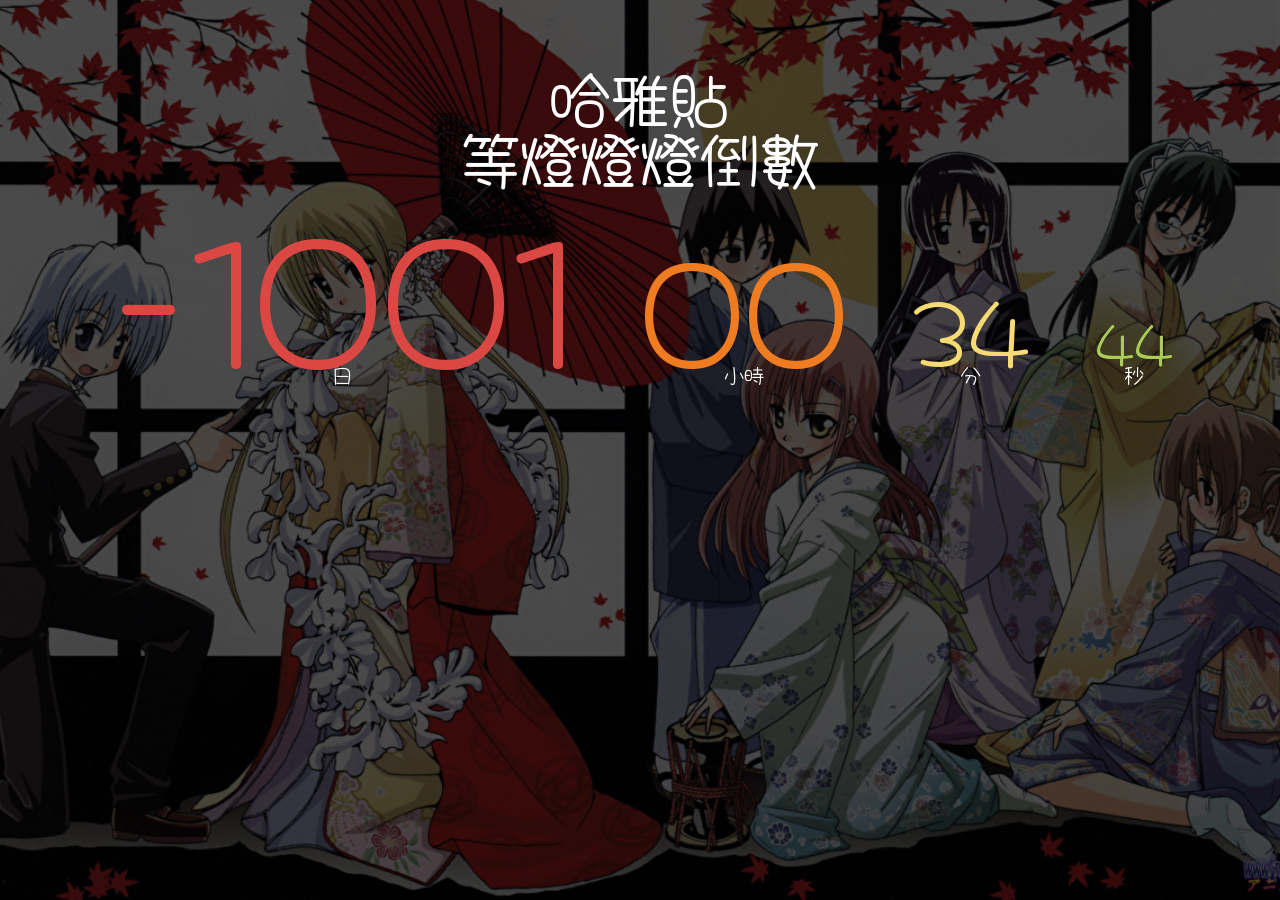
<file: hayate/index.html>
<!DOCTYPE html>
<html lang="zh-tw">
<head>
  <meta charset="UTF-8">
  <meta name="viewport" content="width=device-width, initial-scale=1.0">
  <title>哈雅貼等燈燈燈倒數計時</title>
  <style>
    @import url(https://fonts.googleapis.com/css2?family=Hachi+Maru+Pop&display=swap);

    body {
      text-align: center;
      font-family: 'Hachi Maru Pop', cursive;
      color: #fff;
      background: url('./images/bg.jpg') no-repeat center center fixed;
      background-size: cover;
      margin: 0;
      padding: 0;
      position: relative;
	  height:100vh;
    }
	
body::before {
  content: '';
  position: absolute;
  top: 0;
  left: 0;
  width: 100%; /* 橫向 100% */
  height: 100%; /* 縱向 100% */
  background: rgba(0, 0, 0, 0.7);
}


    #countdown-container {
      text-align: center;
      margin-top: 5%;
      position: relative; /* 確保計時器在遮罩之上 */
      z-index: 1; /* 將計時器置於遮罩之上 */
    }

    #countdown-text {
      font-size: 1.5em;
      color: #fff;
	  width:100%;
    }

    #timer {
      display: inline-block;
    }
      #days, #hours, #minutes, #seconds {
        padding:20px;
      }
    #days { font-size: 160px; color: #db4844 }
    #hours { font-size: 130px; color: #f07c22 }
    #minutes { font-size: 80px; color: #f6da74 }
    #seconds { font-size: 50px; color: #abcd58;}

    div { display: inline-block; line-height: 1; font-size: 40px }
    span { display: block; font-size: 20px; color: #fff }

    @media only screen and (max-width: 768px) {
	      #days, #hours, #minutes, #seconds {
        padding-left:0px;
      }
      #countdown-container {
        margin-top: 0%;
      }
      #days, #hours, #minutes, #seconds {
        width:100%
      }
	        #days { font-size: 110px; }
      #hours { font-size: 80px; }
      #minutes { font-size: 60px; }
      #seconds { font-size: 30px; }
      #countdown-text { font-size: 30px; }
    }
  </style>
</head>
<body>
  <div id="countdown-container">
    <div id="countdown-text">哈雅貼<br>等燈燈燈倒數</div>
    <div id="timer">
      <div id="days"></div>
      <div id="hours"></div>
      <div id="minutes"></div>
      <div id="seconds"></div>
    </div>
  </div>
  <script>
    function makeTimer() {
      const targetDate = new Date("2024-03-09T08:00:00+08:00");
      const currentDate = new Date();
      const timeDiffInSeconds = Math.floor((targetDate - currentDate) / 1000);
      const days = Math.floor(timeDiffInSeconds / 86400);
      const hours = Math.floor((timeDiffInSeconds - 86400 * days) / 3600);
      const minutes = Math.floor((timeDiffInSeconds - 86400 * days - 3600 * hours) / 60);
      const seconds = Math.floor(timeDiffInSeconds - 86400 * days - 3600 * hours - 60 * minutes);

      const formatNumber = (num) => (num < 10 ? "0" + num : num);

      document.getElementById("days").innerHTML = days + "<span>日</span>";
      document.getElementById("hours").innerHTML = formatNumber(hours) + "<span>小時</span>";
      document.getElementById("minutes").innerHTML = formatNumber(minutes) + "<span>分</span>";
      document.getElementById("seconds").innerHTML = formatNumber(seconds) + "<span>秒</span>";
    }

    setInterval(function () {
      makeTimer();
    }, 1000);
  </script>
</body>
</html>
</file>
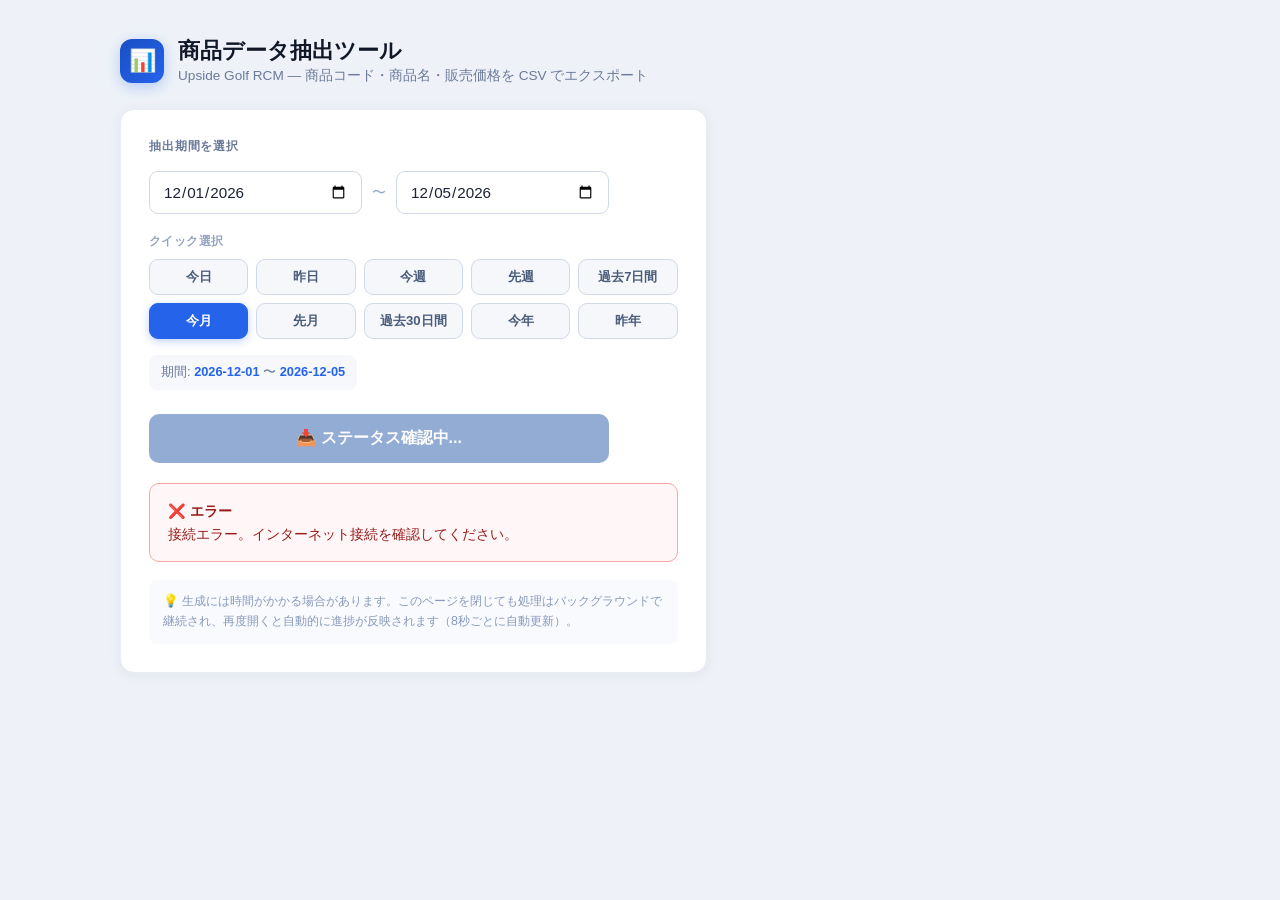
<file: item_pr/index.html>
<!DOCTYPE html>
<html lang="ja">
<head>
  <meta charset="UTF-8">
  <meta name="viewport" content="width=device-width, initial-scale=1.0">
  <title>商品データ抽出ツール | Upside Golf</title>
  <style>
    *, *::before, *::after { box-sizing: border-box; margin: 0; padding: 0; }

    body {
      font-family: "Hiragino Kaku Gothic ProN", "Noto Sans JP", "Yu Gothic UI", -apple-system, sans-serif;
      background: #eef2f8;
      min-height: 100vh;
      color: #1a2234;
      padding: 36px 24px 60px;
    }

    .page { max-width: 1040px; margin: 0 auto; }

    .page-header { display: flex; align-items: center; gap: 14px; margin-bottom: 24px; }
    .logo-icon {
      width: 44px; height: 44px;
      background: linear-gradient(135deg, #1a4fc4, #2563eb);
      border-radius: 12px;
      display: flex; align-items: center; justify-content: center;
      font-size: 22px; flex-shrink: 0;
      box-shadow: 0 4px 14px rgba(37,99,235,0.28);
    }
    h1 { font-size: 1.35rem; font-weight: 800; color: #101828; }
    .subtitle { font-size: 0.85rem; color: #6b7a99; margin-top: 2px; }

    .layout { display: grid; grid-template-columns: 1.15fr 0.85fr; gap: 20px; align-items: start; }
    @media (max-width: 880px) { .layout { grid-template-columns: 1fr; } }

    .card {
      background: #ffffff; border-radius: 14px;
      box-shadow: 0 2px 14px rgba(16,24,40,0.06);
      border: 1px solid #e7ecf5; padding: 28px;
    }

    .card-title {
      font-size: 0.78rem; font-weight: 700; color: #6b7a99;
      text-transform: uppercase; letter-spacing: 0.07em; margin-bottom: 16px;
    }

    .date-row { display: flex; align-items: center; gap: 10px; max-width: 460px; }
    .date-input {
      flex: 1; padding: 11px 13px; border: 1.5px solid #d1d9e6; border-radius: 9px;
      font-size: 0.95rem; color: #1a2234; outline: none; transition: border-color 0.2s;
      font-family: inherit;
    }
    .date-input:focus { border-color: #2563eb; box-shadow: 0 0 0 3px rgba(37,99,235,0.12); }
    .date-sep { color: #9aaccc; font-size: 0.9rem; flex-shrink: 0; }

    .quick-label { font-size: 0.74rem; font-weight: 700; color: #93a2c0; margin: 20px 0 9px; letter-spacing: 0.04em; }
    .quick-btns { display: grid; grid-template-columns: repeat(5, minmax(0,1fr)); gap: 8px; max-width: 620px; }
    @media (max-width: 560px) { .quick-btns { grid-template-columns: repeat(3, minmax(0,1fr)); } }
    .quick-btn {
      padding: 8px 10px; border: 1.5px solid #d1d9e6; background: #f5f7fb; border-radius: 9px;
      font-size: 0.82rem; font-weight: 600; color: #4a5c7a; cursor: pointer; transition: all 0.15s;
      white-space: nowrap; text-align: center; font-family: inherit;
    }
    .quick-btn:hover { background: #e8eef8; border-color: #2563eb; color: #2563eb; }
    .quick-btn.active { background: #2563eb; border-color: #2563eb; color: #fff; box-shadow: 0 2px 8px rgba(37,99,235,0.3); }

    .range-preview {
      margin-top: 16px; font-size: 0.8rem; color: #6b7a99;
      background: #f6f8fc; border-radius: 8px; padding: 9px 12px; display: inline-block;
    }
    .range-preview b { color: #2563eb; }

    .main-btn {
      max-width: 460px; width: 100%; padding: 14px; background: #2563eb; color: #fff;
      border: none; border-radius: 10px; font-size: 1rem; font-weight: 700; cursor: pointer;
      transition: background 0.2s, transform 0.1s; margin-top: 24px; font-family: inherit;
    }
    .main-btn:hover:not(:disabled) { background: #1d4ed8; }
    .main-btn:active:not(:disabled) { transform: scale(0.985); }
    .main-btn:disabled { background: #93acd3; cursor: not-allowed; }

    .status-box {
      padding: 16px 18px; border-radius: 10px; font-size: 0.88rem; line-height: 1.6;
      font-weight: 500; transition: all 0.3s;
    }
    .status-idle       { background: #f0fdf4; border: 1.5px solid #86efac; color: #166534; }
    .status-generating { background: #eff6ff; border: 1.5px solid #93c5fd; color: #1e40af; }
    .status-ready       { background: #f0fdf4; border: 1.5px solid #34d399; color: #065f46; }
    .status-error        { background: #fff7f7; border: 1.5px solid #fca5a5; color: #991b1b; }

    .spinner {
      display: inline-block; width: 13px; height: 13px; border: 2px solid currentColor;
      border-top-color: transparent; border-radius: 50%; animation: spin 0.7s linear infinite;
      vertical-align: middle; margin-right: 6px;
    }
    @keyframes spin { to { transform: rotate(360deg); } }

    .dl-btn {
      display: block; margin-top: 14px; padding: 12px; background: #059669; color: #fff;
      border: none; border-radius: 8px; font-size: 0.95rem; font-weight: 700; text-align: center;
      text-decoration: none; cursor: pointer; transition: background 0.2s; max-width: 460px;
    }
    .dl-btn:hover { background: #047857; }

    .history .row {
      display: flex; justify-content: space-between; padding: 9px 0;
      border-bottom: 1px solid #f0f3f9; font-size: 0.85rem;
    }
    .history .row:last-child { border-bottom: none; }
    .history .row span:first-child { color: #6b7a99; }
    .history .row span:last-child { color: #1a2234; font-weight: 600; text-align: right; }
    .badge-success { color: #059669 !important; font-weight: 700 !important; }
    .badge-error   { color: #dc2626 !important; font-weight: 700 !important; }

    .admin-link { margin-top: 18px; text-align: right; font-size: 0.74rem; }
    .admin-link a { color: #9aaccc; cursor: pointer; text-decoration: none; }
    .admin-link a:hover { color: #dc2626; text-decoration: underline; }

    .hint-box {
      margin-top: 18px; font-size: 0.78rem; color: #8899bb; line-height: 1.6;
      background: #f8fafd; border-radius: 8px; padding: 12px 14px;
    }
  </style>
</head>
<body>

<div class="page">

  <div class="page-header">
    <div class="logo-icon">📊</div>
    <div>
      <h1>商品データ抽出ツール</h1>
      <p class="subtitle">Upside Golf RCM &mdash; 商品コード・商品名・販売価格を CSV でエクスポート</p>
    </div>
  </div>

  <div class="layout">

    <div class="left-col">
      <div class="card">
        <div class="card-title">抽出期間を選択</div>

        <div class="date-row">
          <input type="date" id="dateFrom" class="date-input">
          <span class="date-sep">〜</span>
          <input type="date" id="dateTo" class="date-input">
        </div>

        <div class="quick-label">クイック選択</div>
        <div class="quick-btns">
          <button class="quick-btn" data-type="today"      onclick="setQuick('today')">今日</button>
          <button class="quick-btn" data-type="yesterday"  onclick="setQuick('yesterday')">昨日</button>
          <button class="quick-btn" data-type="week"       onclick="setQuick('week')">今週</button>
          <button class="quick-btn" data-type="last_week"  onclick="setQuick('last_week')">先週</button>
          <button class="quick-btn" data-type="last7"      onclick="setQuick('last7')">過去7日間</button>
          <button class="quick-btn" data-type="month"      onclick="setQuick('month')">今月</button>
          <button class="quick-btn" data-type="last_month" onclick="setQuick('last_month')">先月</button>
          <button class="quick-btn" data-type="last30"     onclick="setQuick('last30')">過去30日間</button>
          <button class="quick-btn" data-type="year"       onclick="setQuick('year')">今年</button>
          <button class="quick-btn" data-type="last_year"  onclick="setQuick('last_year')">昨年</button>
        </div>

        <div class="range-preview" id="rangePreview">期間: --</div>

        <button id="mainBtn" class="main-btn" onclick="handleMain()" disabled>
          📥 ステータス確認中...
        </button>

        <div id="statusBox" class="status-box status-generating" style="margin-top:20px;">
          <span class="spinner"></span> システム状態を読み込み中...
        </div>

        <a id="dlBtn" class="dl-btn" style="display:none;" href="#" target="_blank">
          ⬇️ CSVをダウンロード
        </a>

        <div class="hint-box">
          💡 生成には時間がかかる場合があります。このページを閉じても処理はバックグラウンドで継続され、再度開くと自動的に進捗が反映されます（8秒ごとに自動更新）。
        </div>
      </div>
    </div>

    <div class="right-col">
      <div class="card history" id="historyBox" style="display:none;">
        <div class="card-title">前回の抽出履歴</div>
        <div class="row"><span>抽出期間</span><span id="histDateRange">--</span></div>
        <div class="row"><span>抽出件数</span><span id="histRowCount">--</span></div>
        <div class="row"><span>完了時刻</span><span id="histTime">--</span></div>
        <div class="row"><span>結果</span><span id="histResult">--</span></div>

        <div class="admin-link">
          <a onclick="adminReset()">⚙ 強制リセット</a>
        </div>
      </div>
    </div>

  </div>
</div>

<script>
const GAS_URL = "https://script.google.com/macros/s/AKfycbxtUGKMvcRYVzIOdE000aw8KsJa3mk3UhgE1YrBJRs6PBcmoVQk3jxKcuNx94sLGkHM/exec";
const POLL_INTERVAL_MS = 12000;
const API_KEY = "";

let currentStatus  = null;
let currentFileUrl = "";

function getJSTDateInfo() {
  const now = new Date();
  const formatter = new Intl.DateTimeFormat("ja-JP", {
    timeZone: "Asia/Tokyo", year: "numeric", month: "2-digit", day: "2-digit"
  });
  const parts = formatter.formatToParts(now);
  const y = parseInt(parts.find(p => p.type === 'year').value);
  const m = parseInt(parts.find(p => p.type === 'month').value);
  const d = parseInt(parts.find(p => p.type === 'day').value);
  return { y, m, d, dateStr: `${y}-${String(m).padStart(2,'0')}-${String(d).padStart(2,'0')}` };
}

function jstAsLocalDate(y, m, d) { return new Date(y, m - 1, d); }
function fmtDate(dateObj) {
  const y = dateObj.getFullYear();
  const m = String(dateObj.getMonth() + 1).padStart(2, "0");
  const d = String(dateObj.getDate()).padStart(2, "0");
  return `${y}-${m}-${d}`;
}
function addDays(dateObj, days) {
  const r = new Date(dateObj);
  r.setDate(r.getDate() + days);
  return r;
}

function setQuick(type) {
  document.querySelectorAll(".quick-btn").forEach(b => b.classList.remove("active"));
  const targetBtn = document.querySelector(`.quick-btn[data-type="${type}"]`);
  if (targetBtn) targetBtn.classList.add("active");

  const jst   = getJSTDateInfo();
  const today = jstAsLocalDate(jst.y, jst.m, jst.d);
  let from, to;

  if (type === "today") {
    from = to = jst.dateStr;

  } else if (type === "yesterday") {
    from = to = fmtDate(addDays(today, -1));

  } else if (type === "week") {
    const day = today.getDay();
    const diff = today.getDate() - day + (day === 0 ? -6 : 1);
    const monday = new Date(today.getFullYear(), today.getMonth(), diff);
    from = fmtDate(monday);
    to   = jst.dateStr;

  } else if (type === "last_week") {
    const day = today.getDay();
    const diffThisMon = today.getDate() - day + (day === 0 ? -6 : 1);
    const thisMonday = new Date(today.getFullYear(), today.getMonth(), diffThisMon);
    const lastMonday = addDays(thisMonday, -7);
    const lastSunday = addDays(thisMonday, -1);
    from = fmtDate(lastMonday);
    to   = fmtDate(lastSunday);

  } else if (type === "last7") {
    from = fmtDate(addDays(today, -6));
    to   = jst.dateStr;

  } else if (type === "month") {
    from = `${jst.y}-${String(jst.m).padStart(2,"0")}-01`;
    to   = jst.dateStr;

  } else if (type === "last_month") {
    let lm = jst.m - 1, ly = jst.y;
    if (lm === 0) { lm = 12; ly -= 1; }
    const lastDay = new Date(ly, lm, 0).getDate();
    from = `${ly}-${String(lm).padStart(2,"0")}-01`;
    to   = `${ly}-${String(lm).padStart(2,"0")}-${String(lastDay).padStart(2,"0")}`;

  } else if (type === "last30") {
    from = fmtDate(addDays(today, -29));
    to   = jst.dateStr;

  } else if (type === "year") {
    from = `${jst.y}-01-01`;
    to   = jst.dateStr;

  } else if (type === "last_year") {
    const ly = jst.y - 1;
    from = `${ly}-01-01`;
    to   = `${ly}-12-31`;
  }

  document.getElementById("dateFrom").value = from;
  document.getElementById("dateTo").value   = to;
  updateRangePreview();
}

function updateRangePreview() {
  const from = document.getElementById("dateFrom").value;
  const to   = document.getElementById("dateTo").value;
  const el   = document.getElementById("rangePreview");
  if (from && to) {
    el.innerHTML = `期間: <b>${from}</b> 〜 <b>${to}</b>`;
  } else {
    el.textContent = "期間: --";
  }
}

function initDates() {
  setQuick('month');
  document.getElementById("dateFrom").addEventListener("change", () => {
    document.querySelectorAll(".quick-btn").forEach(b => b.classList.remove("active"));
    updateRangePreview();
  });
  document.getElementById("dateTo").addEventListener("change", () => {
    document.querySelectorAll(".quick-btn").forEach(b => b.classList.remove("active"));
    updateRangePreview();
  });
}

async function gasCall(params) {
  const merged = API_KEY ? { ...params, api_key: API_KEY } : params;
  const qs = new URLSearchParams(merged).toString();
  const res = await fetch(`${GAS_URL}?${qs}`, { method: "GET", mode: "cors" });
  if (!res.ok) throw new Error(`HTTP ${res.status}`);
  return res.json();
}

function renderUI(data) {
  const btn      = document.getElementById("mainBtn");
  const box      = document.getElementById("statusBox");
  const dlBtn    = document.getElementById("dlBtn");
  const histBox  = document.getElementById("historyBox");

  const status   = data.status || "idle";
  currentStatus  = status;
  currentFileUrl = data.file_url || "";

  if (status === "ready" && currentFileUrl) {
    dlBtn.href = currentFileUrl;
    dlBtn.style.display = "block";
    const fname = data.file_name || "export.csv";
    dlBtn.textContent = `⬇️ ${fname} をダウンロード`;
  } else {
    dlBtn.style.display = "none";
  }

  if (status === "generating") {
    btn.disabled    = true;
    btn.textContent = "⏳ 生成中...";
  } else if (status === "ready") {
    btn.disabled    = false;
    btn.textContent = "🔄 再抽出する";
  } else {
    btn.disabled    = false;
    btn.textContent = "📥 CSVを生成してダウンロード";
  }

  box.className = "status-box";
  if (status === "generating") {
    box.classList.add("status-generating");
    const fromStr = data.date_from || "?";
    const toStr   = data.date_to   || "?";
    box.innerHTML = `<span class="spinner"></span> <b>生成処理中...</b><br>期間: ${fromStr} 〜 ${toStr}<br>サーバーがデータを抽出しています。このページを閉じても自動的に続きます。`;
  } else if (status === "ready") {
    const cnt = data.row_count || "0";
    const fromStr = data.date_from || "";
    const toStr   = data.date_to   || "";
    box.classList.add("status-ready");
    const periodDisplay = (fromStr && toStr) ? `${fromStr} 〜 ${toStr}` : "手動抽出データ";
    box.innerHTML = `✅ <b>ファイル生成完了</b><br>期間: ${periodDisplay} / <b>${cnt}件</b>`;
  } else {
    box.classList.add("status-idle");
    box.innerHTML = `🟢 <b>待機中</b><br>期間を選択して「CSV生成」ボタンを押してください。`;
  }

  if (data.last_run_time && data.last_run_time !== "N/A") {
    histBox.style.display = "block";
    const jstDate = new Date(data.last_run_time);
    const jstStr  = jstDate.toLocaleString("ja-JP", { timeZone: "Asia/Tokyo" }) + " JST";
    document.getElementById("histTime").textContent      = jstStr;
    document.getElementById("histRowCount").textContent  = (data.row_count || "0") + " 件";

    const fromStr = data.date_from || "--";
    const toStr   = data.date_to   || "--";
    const periodDisplay = (fromStr !== "--" && toStr !== "--") ? `${fromStr} 〜 ${toStr}` : "手動抽出（期間外）";
    document.getElementById("histDateRange").textContent = periodDisplay;

    const resultEl = document.getElementById("histResult");
    const lastRes  = data.last_result || "N/A";
    if (lastRes.startsWith("success")) {
      resultEl.className   = "badge-success";
      resultEl.textContent = "✅ 成功";
    } else if (lastRes.startsWith("error")) {
      resultEl.className   = "badge-error";
      resultEl.textContent = "❌ " + lastRes;
    } else {
      resultEl.className   = "";
      resultEl.textContent = lastRes;
    }
  } else {
    histBox.style.display = "none";
  }
}

function showError(msg) {
  const box = document.getElementById("statusBox");
  box.className = "status-box status-error";
  box.innerHTML = `❌ <b>エラー</b><br>${msg}`;
}

async function checkStatus() {
  try {
    const data = await gasCall({ action: "get_status" });
    if (!data.success) {
      showError("サーバーからの応答が異常です。");
      return;
    }
    renderUI(data);
  } catch (e) {
    console.error("checkStatus error:", e);
    showError("接続エラー。インターネット接続を確認してください。");
  }
}

async function handleMain() {
  const fromVal = document.getElementById("dateFrom").value;
  const toVal   = document.getElementById("dateTo").value;

  if (!fromVal || !toVal) {
    alert("抽出期間（開始日・終了日）を選択してください。");
    return;
  }
  if (fromVal > toVal) {
    alert("開始日が終了日より後になっています。正しく設定してください。");
    return;
  }

  const btn = document.getElementById("mainBtn");
  btn.disabled    = true;
  btn.textContent = "⏳ リクエスト送信中...";

  try {
    const data = await gasCall({ action: "request_generate", date_from: fromVal, date_to: toVal });
    if (data.success) {
      await checkStatus();
    } else {
      alert("エラー: " + (data.message || "不明なエラー"));
      await checkStatus();
    }
  } catch (e) {
    alert("通信エラーが発生しました。もう一度お試しください。");
    console.error(e);
    await checkStatus();
  }
}

async function adminReset() {
  if (!confirm("⚠️ 強制リセットを実行しますか？\n処理中の場合もキャンセルされます。")) return;
  try {
    const data = await gasCall({ action: "reset" });
    if (data.success) {
      alert("リセット完了しました。");
    } else {
      alert("リセット失敗: " + data.error);
    }
    await checkStatus();
  } catch (e) {
    alert("通信エラー: " + e.message);
  }
}

initDates();
checkStatus();
setInterval(checkStatus, POLL_INTERVAL_MS);
</script>

</body>
</html>
</file>
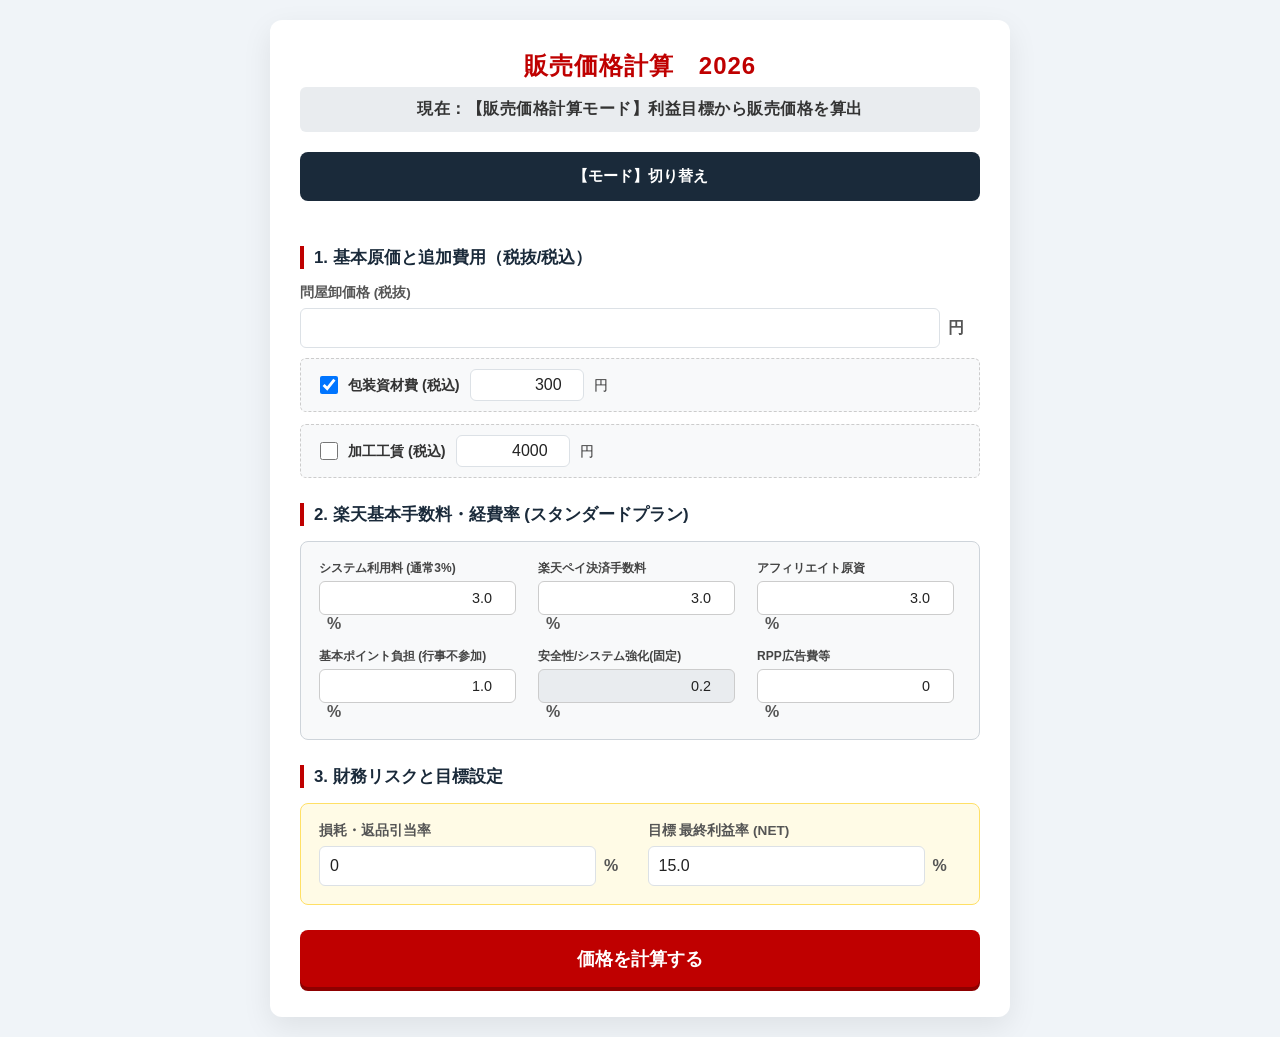
<file: rakuten/index.html>
<!DOCTYPE html>
<html lang="ja">
<head>
  <meta charset="UTF-8">
  <meta name="viewport" content="width=device-width, initial-scale=1.0">
  <title>販売価格計算　2026</title>
  <style>
    :root {
      --rakuten-red: #bf0000;
      --navy: #1a2a3a;
      --bg-color: #f0f4f8;
      --card-bg: #ffffff;
      --border-color: #dce1e6;
      --green: #2b8a3e;
      --yellow: #f59f00;
      --red: #e03131;
    }

    body {
      font-family: "Helvetica Neue", Arial, "Hiragino Kaku Gothic ProN", "Hiragino Sans", Meiryo, sans-serif;
      background-color: var(--bg-color);
      color: #333;
      display: flex;
      justify-content: center;
      padding: 20px;
      margin: 0;
    }

    .container {
      max-width: 680px; /* 加寬避免斷行 */
      width: 100%;
      background: var(--card-bg);
      padding: 30px;
      border-radius: 12px;
      box-shadow: 0 10px 30px rgba(0,0,0,0.08);
    }

    h2 { text-align: center; color: var(--rakuten-red); margin-top: 0; margin-bottom: 5px; letter-spacing: 1px; }
    .subtitle { text-align: center; font-size: 0.85rem; color: #666; margin-bottom: 20px; }

    .mode-header {
      text-align: center; font-size: 1rem; font-weight: bold; padding: 12px;
      background: #e9ecef; border-radius: 6px; margin-bottom: 20px; letter-spacing: 0.5px;
    }

    .toggle-btn {
      width: 100%; padding: 14px; background: var(--navy); color: #fff;
      border: none; border-radius: 8px; cursor: pointer; margin-bottom: 20px; 
      font-weight: bold; font-size: 0.95rem; transition: background 0.2s;
    }
    .toggle-btn:hover { background: #111d28; }

    .section-title {
      font-size: 1.05rem; border-left: 4px solid var(--rakuten-red);
      padding-left: 10px; margin: 25px 0 15px 0; font-weight: bold; color: var(--navy);
    }

    .flex-row { display: flex; gap: 15px; align-items: center; margin-bottom: 10px; }
    .flex-col { flex: 1; }
    
    label { font-weight: bold; font-size: 0.85rem; display: block; margin-bottom: 6px; color: #555; white-space: nowrap; }
    
    .input-wrapper { display: flex; align-items: center; }
    input[type="number"] {
      width: 100%; padding: 10px; border: 1px solid var(--border-color);
      border-radius: 6px; font-size: 1rem; color: #222;
    }
    input[type="number"]:focus { outline: none; border-color: var(--navy); box-shadow: 0 0 0 2px rgba(26,42,58,0.1); }
    .unit { margin-left: 8px; font-weight: bold; width: 35px; color: #555; }

    .checkbox-item { 
      display: flex; align-items: center; margin-bottom: 12px; 
      font-size: 0.9rem; background: #f8f9fa; padding: 10px 15px; border-radius: 6px; border: 1px dashed #ccc;
    }
    .checkbox-item input[type="checkbox"] { margin-right: 10px; width: 18px; height: 18px; }
    .inner-input { width: 100px !important; padding: 6px !important; margin: 0 10px !important; text-align: right; }

    /* 手續費 Grid */
    .fee-grid {
      display: grid; grid-template-columns: repeat(3, 1fr); gap: 15px;
      background: #f8f9fa; border: 1px solid #ced4da; padding: 18px; border-radius: 8px;
    }
    .fee-item label { font-size: 0.75rem; color: #444; margin-bottom: 4px; }
    .fee-item input { padding: 8px; font-size: 0.9rem; border: 1px solid #ccc; width: calc(100% - 25px); text-align: right; }

    .highlight-box { background: #fffbe6; border: 1px solid #ffe066; padding: 18px; border-radius: 8px; display: flex; gap: 15px; }

    .calc-btn {
      width: 100%; padding: 16px; background: var(--rakuten-red); color: #fff;
      border: none; border-radius: 8px; font-size: 1.15rem; font-weight: bold;
      cursor: pointer; margin-top: 25px; box-shadow: 0 4px 0 #8e0000; transition: transform 0.1s;
    }
    .calc-btn:active { transform: translateY(4px); box-shadow: 0 0px 0 #8e0000; }

    /* 結果區 */
    #result { margin-top: 30px; display: none; }
    
    .kpi-board { display: flex; gap: 15px; margin-bottom: 20px; }
    .kpi-card { flex: 1; padding: 20px; border-radius: 8px; text-align: center; border: 2px solid var(--border-color); }
    .kpi-card.main { border-color: var(--rakuten-red); background: #fff5f5; }
    .kpi-title { font-size: 0.85rem; color: #555; margin-bottom: 8px; font-weight: bold; }
    .kpi-val { font-size: 1.8rem; font-weight: 900; }
    .kpi-sub { font-size: 1rem; font-weight: bold; margin-top: 5px; }

    .eval-box { padding: 18px; border-radius: 8px; margin-bottom: 25px; font-size: 0.95rem; font-weight: bold; line-height: 1.6; }

    /* 分析表 */
    .analysis-table { width: 100%; border-collapse: collapse; font-size: 0.88rem; background: #fff; }
    .analysis-table th, .analysis-table td { padding: 10px 12px; border-bottom: 1px solid #eee; white-space: nowrap; }
    .analysis-table .val { text-align: right; font-family: monospace; font-size: 1rem; }
    .group-header { background: #f1f3f5; font-weight: bold; color: var(--navy); border-top: 2px solid var(--navy); }
    .sub-item { padding-left: 25px; color: #666; font-size: 0.8rem; }
    .tax-mark { color: #d63384; font-size: 0.75rem; font-weight: bold; margin-left: 4px; }

    #evalMessage{display: none;}
  </style>
</head>
<body>

<div class="container">
  <h2>販売価格計算　2026</h2>
  
  <div class="mode-header" id="modeIndicator">現在：【販売価格計算モード】利益目標から販売価格を算出</div>
  <button class="toggle-btn" onclick="toggleMode()">【モード】切り替え</button>

  <div class="section-title">1. 基本原価と追加費用（税抜/税込）</div>
  <div class="flex-row">
    <div class="flex-col" style="flex: 2;">
      <label>問屋卸価格 (税抜)</label>
      <div class="input-wrapper">
        <input type="number" id="wholesalePrice" value="">
        <span class="unit">円</span>
      </div>
    </div>
  </div>

  <div class="checkbox-item">
    <input type="checkbox" id="chkPack" checked> 
    <span style="font-weight:bold;">包装資材費 (税込)</span>
    <input type="number" id="packagingFee" value="300" class="inner-input"> 円
  </div>
  <div class="checkbox-item">
    <input type="checkbox" id="chkLabor"> 
    <span style="font-weight:bold;">加工工賃 (税込)</span>
    <input type="number" id="laborCost" value="4000" class="inner-input"> 円
  </div>

  <div class="section-title">2. 楽天基本手数料・経費率 (スタンダードプラン)</div>
  <div class="fee-grid">
    <div class="fee-item">
      <label>システム利用料 (通常3%)</label>
      <div><input type="number" id="fee_system" value="3.0" step="0.1"><span class="unit">%</span></div>
    </div>
    <div class="fee-item">
      <label>楽天ペイ決済手数料</label>
      <div><input type="number" id="fee_pay" value="3.0" step="0.1"><span class="unit">%</span></div>
    </div>
    <div class="fee-item">
      <label>アフィリエイト原資</label>
      <div><input type="number" id="fee_affiliate" value="3.0" step="0.1"><span class="unit">%</span></div>
    </div>
    <div class="fee-item">
      <label>基本ポイント負担 (行事不参加)</label>
      <div><input type="number" id="fee_point" value="1.0" step="0.1"><span class="unit">%</span></div>
    </div>
    <div class="fee-item">
      <label>安全性/システム強化(固定)</label>
      <div><input type="number" id="fee_security" value="0.2" step="0.01" readonly style="background:#e9ecef;"><span class="unit">%</span></div>
    </div>
    <div class="fee-item">
      <label>RPP広告費等</label>
      <div><input type="number" id="fee_ad" value="0" step="0.1"><span class="unit">%</span></div>
    </div>
  </div>

  <div class="section-title">3. 財務リスクと目標設定</div>
  <div class="highlight-box">
    <div class="flex-col">
      <label>損耗・返品引当率</label>
      <div class="input-wrapper">
        <input type="number" id="lossRate" value="0" step="0.1"><span class="unit">%</span>
      </div>
    </div>
    <div class="flex-col" id="marginInputArea">
      <label>目標 最終利益率 (NET)</label>
      <div class="input-wrapper">
        <input type="number" id="desiredProfitMargin" value="15.0" step="0.1"><span class="unit">%</span>
      </div>
    </div>
    <div class="flex-col" id="priceInputArea" style="display:none; flex: 2;">
      <label>競合/ターゲット販売価格 (税込)</label>
      <div class="input-wrapper">
        <input type="number" id="competitorPrice" value="13000"><span class="unit">円</span>
      </div>
    </div>
  </div>

  <button class="calc-btn" onclick="calculate()">価格を計算する</button>

  <div id="result">
    <div class="kpi-board">
      <div class="kpi-card main">
        <div class="kpi-title" id="resPriceTitle">推奨販売価格 (税込)</div>
        <div class="kpi-val" id="resPrice" style="color:var(--rakuten-red);">¥0</div>
      </div>
      <div class="kpi-card">
        <div class="kpi-title">税金差引後の純手残り / 利益率</div>
        <div class="kpi-val" id="resNetProfit" style="color:var(--green);">¥0</div>
        <div class="kpi-sub" id="resMargin">0%</div>
      </div>
    </div>

    <div id="evalMessage" class="eval-box"></div>

    <table class="analysis-table">
      <tbody>
        <tr class="group-header"><th colspan="2">▼ 収入と税金（売上ベース）</th></tr>
        <tr><td>販売価格 <span class="tax-mark">(税込)</span></td><td class="val" id="tblPrice">¥0</td></tr>
        <tr><td class="sub-item">販売価格の内、預り消費税 <span class="tax-mark">(10%)</span></td><td class="val" id="tblTaxOut">¥0</td></tr>
        
        <tr class="group-header"><th colspan="2">▼ 支出・原価（キャッシュアウトベース）</th></tr>
        <tr><td>実質原価合計 <span class="tax-mark">(税抜・裸コスト)</span></td><td class="val" id="tblNetCostExcl">¥0</td></tr>
        <tr><td>問屋仕入額 <span class="tax-mark">(税込)</span></td><td class="val" id="tblWholesaleIncl">¥0</td></tr>
        <tr><td>包装・工賃合計 <span class="tax-mark">(税込)</span></td><td class="val" id="tblAddCostIncl">¥0</td></tr>
        <tr><td class="sub-item">仕入時の支払税額合計 <span class="tax-mark">(10%)</span></td><td class="val" id="tblTaxIn">¥0</td></tr>

        <tr class="group-header"><th colspan="2">▼ 楽天手数料・決済細目（プラットフォーム費）</th></tr>
        <tr><td class="sub-item">システム利用料</td><td class="val" id="tblFeeSystem">¥0</td></tr>
        <tr><td class="sub-item">楽天ペイ決済手数料</td><td class="val" id="tblFeePay">¥0</td></tr>
        <tr><td class="sub-item">アフィリエイト原資</td><td class="val" id="tblFeeAff">¥0</td></tr>
        <tr><td class="sub-item">基本ポイント負担</td><td class="val" id="tblFeePoint">¥0</td></tr>
        <tr><td class="sub-item">安全性・システム強化費(0.2%)</td><td class="val" id="tblFeeSec">¥0</td></tr>
        <tr><td class="sub-item">RPP広告運用費</td><td class="val" id="tblFeeAd">¥0</td></tr>

        <tr class="group-header"><th colspan="2">▼ 最終税務・利益計算</th></tr>
        <tr><td>損耗・返品リスク引当金</td><td class="val" id="tblLoss">¥0</td></tr>
        <tr><td>消費税納付額目安 <span style="font-size: 0.75rem;">(預り税 - 支払税)</span></td><td class="val" id="tblTaxPay">¥0</td></tr>
        <tr><td style="font-weight:bold; color:var(--navy); font-size: 1rem;">最終利益 (NET) <span style="font-size: 0.75rem;">※純手残り額</span></td><td class="val" id="tblNetProfit" style="font-weight:bold; font-size: 1.1rem;">¥0</td></tr>
      </tbody>
    </table>
  </div>
</div>

<script>
let isReverseMode = false;

function toggleMode() {
  isReverseMode = !isReverseMode;
  const indicator = document.getElementById('modeIndicator');
  
  if (isReverseMode) {
    indicator.innerHTML = "現在：【Tさんから逆算モード】Tさん価格から手残りを計算";
    indicator.style.background = "#fff3cd";
    indicator.style.color = "#856404";
    document.getElementById('marginInputArea').style.display = "none";
    document.getElementById('priceInputArea').style.display = "block";
    document.getElementById('resPriceTitle').innerText = "設定販売価格 (税込)";
  } else {
    indicator.innerHTML = "現在：【販売価格計算モード】利益目標から販売価格を算出";
    indicator.style.background = "#e9ecef";
    indicator.style.color = "var(--navy)";
    document.getElementById('marginInputArea').style.display = "block";
    document.getElementById('priceInputArea').style.display = "none";
    document.getElementById('resPriceTitle').innerText = "推奨販売価格 (税込)";
  }
  document.getElementById('result').style.display = 'none';
}

function calculate() {
  // 原價與附加費
  const wholesaleExcl = parseFloat(document.getElementById('wholesalePrice').value) || 0;
  const packFee = document.getElementById('chkPack').checked ? (parseFloat(document.getElementById('packagingFee').value) || 0) : 0;
  const laborFee = document.getElementById('chkLabor').checked ? (parseFloat(document.getElementById('laborCost').value) || 0) : 0;

  // 手續費比率
  const r_sys = (parseFloat(document.getElementById('fee_system').value) || 0) / 100;
  const r_pay = (parseFloat(document.getElementById('fee_pay').value) || 0) / 100;
  const r_aff = (parseFloat(document.getElementById('fee_affiliate').value) || 0) / 100;
  const r_pnt = (parseFloat(document.getElementById('fee_point').value) || 0) / 100;
  const r_sec = 0.002; // 0.2% 固定
  const r_ad  = (parseFloat(document.getElementById('fee_ad').value) || 0) / 100;
  const r_loss = (parseFloat(document.getElementById('lossRate').value) || 0) / 100;

  const totalPlatformRate = r_sys + r_pay + r_aff + r_pnt + r_sec + r_ad;
  const TAX_RATE = 0.10;
  const TAX_ADJ = TAX_RATE / (1 + TAX_RATE); // 0.090909...

  // 1. 會計成本計算
  const fixedCostIncl = (wholesaleExcl * (1 + TAX_RATE)) + packFee + laborFee;
  const taxIn = (wholesaleExcl * TAX_RATE) + ((packFee + laborFee) * TAX_ADJ);
  const realCostBasis = fixedCostIncl - taxIn; // 實質裸成本基礎

  let finalPrice = 0;
  
  // 2. 售價判定
  if (!isReverseMode) {
    const targetMargin = (parseFloat(document.getElementById('desiredProfitMargin').value) || 0) / 100;
    const divisor = 1 - totalPlatformRate - r_loss - TAX_ADJ - targetMargin;
    if (divisor <= 0) { 
      alert('【エラー】経費と目標利益率の合計が高すぎます。\n広告費を下げるか、利益目標を調整してください。'); 
      return; 
    }
    finalPrice = Math.ceil((realCostBasis / divisor) / 50) * 50; // 50圓進位
  } else {
    finalPrice = parseFloat(document.getElementById('competitorPrice').value) || 0;
  }

  if (finalPrice <= 0) return;

  // 3. 費用與稅金精確拆解
  const salesTaxOut = finalPrice * TAX_ADJ; // 預收內稅
  
  const fee_sys_val = finalPrice * r_sys;
  const fee_pay_val = finalPrice * r_pay;
  const fee_aff_val = finalPrice * r_aff;
  const fee_pnt_val = finalPrice * r_pnt;
  const fee_sec_val = finalPrice * r_sec;
  const fee_ad_val  = finalPrice * r_ad;
  const total_fee   = fee_sys_val + fee_pay_val + fee_aff_val + fee_pnt_val + fee_sec_val + fee_ad_val;
  
  const loss_val   = finalPrice * r_loss;
  const taxPay_val = salesTaxOut - taxIn;

  // 4. 計算最終利益 (NET)
  const netProfit = finalPrice - total_fee - fixedCostIncl - loss_val - taxPay_val;
  const netMargin = (netProfit / finalPrice) * 100;

  // 5. 渲染畫面資料
  document.getElementById('result').style.display = 'block';
  document.getElementById('resPrice').innerText = '¥' + finalPrice.toLocaleString();
  
  const profitEl = document.getElementById('resNetProfit');
  profitEl.innerText = '¥' + Math.round(netProfit).toLocaleString();
  profitEl.style.color = netProfit >= 0 ? 'var(--green)' : 'var(--red)';
  
  const marginEl = document.getElementById('resMargin');
  marginEl.innerText = '最終利益率 (NET): ' + netMargin.toFixed(1) + '%';
  marginEl.style.color = netProfit >= 0 ? 'var(--green)' : 'var(--red)';

  // 戰略評價
  let evalBox = document.getElementById('evalMessage');
  if (netMargin > 15) {
    evalBox.style.background = "#e3fafc"; evalBox.style.color = "#0b7285"; evalBox.style.borderLeft = "5px solid #0b7285";
    evalBox.innerHTML = "✅ 【優良・利益確保モデル】<br>十分な現金が手元に残ります。この商品群を主力として育て、適宜RPP広告を強めて販売個数を最大化してください。";
  } else if (netMargin > 5) {
    evalBox.style.background = "#fff3bf"; evalBox.style.color = "#e67700"; evalBox.style.borderLeft = "5px solid #e67700";
    evalBox.innerHTML = "⚠️ 【標準・防衛的モデル】<br>利益は出ていますが余裕はありません。イベント時の値引きや、送料無料ライン（3980円）の負担には特に注意が必要です。";
  } else if (netProfit > 0) {
    evalBox.style.background = "#ffe3e3"; evalBox.style.color = "#c92a2a"; evalBox.style.borderLeft = "5px solid #c92a2a";
    evalBox.innerHTML = "🚨 【警告・フロントエンド商品】<br>利益が極めて薄いです。これは集客用（アクセス稼ぎ）と割り切り、必ず他の高利益商品と「同梱（ついで買い）」させる導線をページに作ってください。";
  } else {
    evalBox.style.background = "#fff0f0"; evalBox.style.color = "#c92a2a"; evalBox.style.borderLeft = "5px solid #c92a2a";
    evalBox.innerHTML = "❌ 【危険・完全赤字状態】<br>売れば売るほど現金が減ります（1件あたり ¥" + Math.abs(Math.round(netProfit)).toLocaleString() + " の流出）。<br>広告費の停止、工賃の削減、または値上げを直ちに行ってください。";
  }

  // 渲染明細表
  document.getElementById('tblPrice').innerText = '¥' + finalPrice.toLocaleString();
  document.getElementById('tblTaxOut').innerText = '¥' + Math.round(salesTaxOut).toLocaleString();
  
  document.getElementById('tblNetCostExcl').innerText = '¥' + Math.round(realCostBasis).toLocaleString();
  document.getElementById('tblWholesaleIncl').innerText = '¥' + Math.round(wholesaleExcl * (1 + TAX_RATE)).toLocaleString();
  document.getElementById('tblAddCostIncl').innerText = '¥' + Math.round(packFee + laborFee).toLocaleString();
  document.getElementById('tblTaxIn').innerText = '¥' + Math.round(taxIn).toLocaleString();

  document.getElementById('tblFeeSystem').innerText = '¥' + Math.round(fee_sys_val).toLocaleString();
  document.getElementById('tblFeePay').innerText = '¥' + Math.round(fee_pay_val).toLocaleString();
  document.getElementById('tblFeeAff').innerText = '¥' + Math.round(fee_aff_val).toLocaleString();
  document.getElementById('tblFeePoint').innerText = '¥' + Math.round(fee_pnt_val).toLocaleString();
  document.getElementById('tblFeeSec').innerText = '¥' + Math.round(fee_sec_val).toLocaleString();
  document.getElementById('tblFeeAd').innerText = '¥' + Math.round(fee_ad_val).toLocaleString();
  
  document.getElementById('tblLoss').innerText = '¥' + Math.round(loss_val).toLocaleString();
  document.getElementById('tblTaxPay').innerText = '¥' + Math.round(taxPay_val).toLocaleString();
  
  const finalNetEl = document.getElementById('tblNetProfit');
  finalNetEl.innerText = '¥' + Math.round(netProfit).toLocaleString();
  finalNetEl.style.color = netProfit >= 0 ? 'var(--navy)' : 'var(--red)';
}
</script>

</body>
</html>
</file>
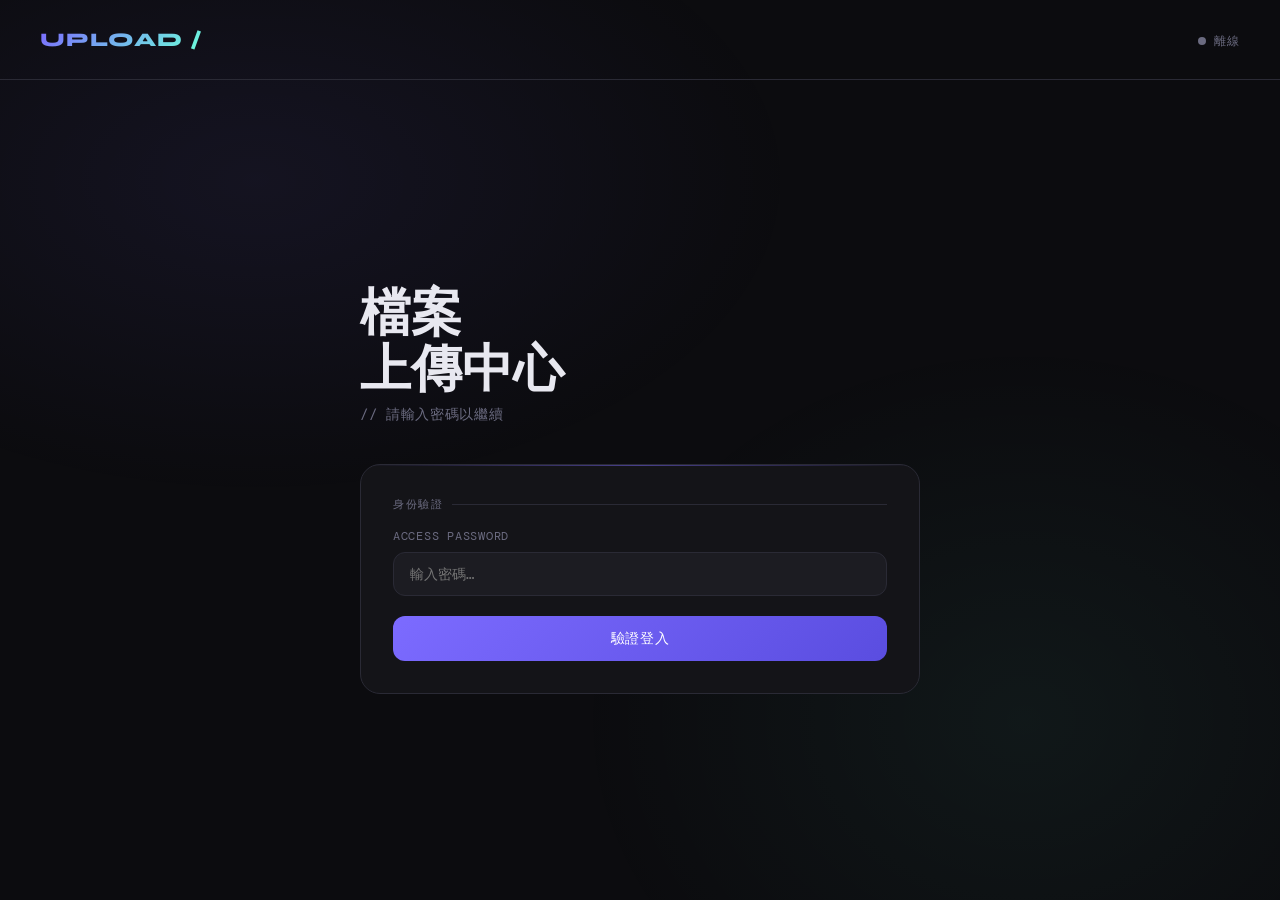
<file: up/index.html>
<!DOCTYPE html>
<html lang="zh-TW">
<head>
<meta charset="UTF-8">
<meta name="viewport" content="width=device-width, initial-scale=1.0">
<title>檔案上傳中心</title>
<link rel="preconnect" href="https://fonts.googleapis.com">
<link href="https://fonts.googleapis.com/css2?family=Syne:wght@400;600;700;800&family=DM+Mono:wght@300;400;500&display=swap" rel="stylesheet">
<style>
  *, *::before, *::after { box-sizing: border-box; margin: 0; padding: 0; }
  :root {
    --bg:#0c0c0f; --surface:#141418; --surface2:#1c1c22; --border:#2a2a35;
    --accent:#7c6bff; --accent3:#6bffda; --text:#e8e8f0; --muted:#6b6b80;
    --danger:#ff4d6d; --success:#4dffc3;
    --fd:'Syne',sans-serif; --fm:'DM Mono',monospace;
    --r:12px; --rl:20px;
  }
  body { background:var(--bg); color:var(--text); font-family:var(--fm); min-height:100vh; overflow-x:hidden; }
  body::before { content:''; position:fixed; inset:0; background: radial-gradient(ellipse 60% 50% at 20% 20%,rgba(124,107,255,.08) 0%,transparent 70%), radial-gradient(ellipse 50% 60% at 80% 80%,rgba(107,255,218,.05) 0%,transparent 70%); pointer-events:none; z-index:0; }
  .app { position:relative; z-index:1; min-height:100vh; display:flex; flex-direction:column; }
  header { padding:28px 40px; display:flex; align-items:center; justify-content:space-between; border-bottom:1px solid var(--border); }
  .logo { font-family:var(--fd); font-weight:800; font-size:1.2rem; letter-spacing:.05em; background:linear-gradient(135deg,var(--accent),var(--accent3)); -webkit-background-clip:text; -webkit-text-fill-color:transparent; background-clip:text; }
  .sdot { width:8px; height:8px; border-radius:50%; background:var(--muted); display:inline-block; margin-right:8px; transition:background .3s; }
  .sdot.on { background:var(--success); box-shadow:0 0 8px var(--success); }
  .slabel { font-size:.75rem; color:var(--muted); letter-spacing:.08em; }
  main { flex:1; display:flex; align-items:center; justify-content:center; padding:40px 20px; }
  .container { width:100%; max-width:560px; }
  .ptitle { font-family:var(--fd); font-size:clamp(2rem,6vw,3.2rem); font-weight:800; line-height:1.1; margin-bottom:8px; }
  .psub { color:var(--muted); font-size:.85rem; margin-bottom:40px; letter-spacing:.05em; }
  .card { background:var(--surface); border:1px solid var(--border); border-radius:var(--rl); padding:32px; position:relative; overflow:hidden; }
  .card::before { content:''; position:absolute; top:0;left:0;right:0; height:1px; background:linear-gradient(90deg,transparent,var(--accent),transparent); opacity:.5; }
  .slabel2 { font-size:.7rem; letter-spacing:.15em; color:var(--muted); text-transform:uppercase; margin-bottom:16px; display:flex; align-items:center; gap:8px; }
  .slabel2::after { content:''; flex:1; height:1px; background:var(--border); }
  .field { margin-bottom:20px; }
  label { display:block; font-size:.78rem; color:var(--muted); margin-bottom:8px; letter-spacing:.06em; }
  input[type=password], input[type=text] { width:100%; background:var(--surface2); border:1px solid var(--border); border-radius:var(--r); padding:12px 16px; color:var(--text); font-family:var(--fm); font-size:.9rem; outline:none; transition:border-color .2s,box-shadow .2s; }
  input:focus { border-color:var(--accent); box-shadow:0 0 0 3px rgba(124,107,255,.15); }
  .btn { display:inline-flex; align-items:center; justify-content:center; gap:8px; width:100%; padding:13px 24px; border:none; border-radius:var(--r); font-family:var(--fm); font-size:.88rem; font-weight:500; letter-spacing:.05em; cursor:pointer; transition:all .2s; }
  .bp { background:linear-gradient(135deg,var(--accent),#5a4de0); color:#fff; }
  .bp:hover:not(:disabled) { transform:translateY(-1px); box-shadow:0 8px 24px rgba(124,107,255,.35); }
  .bp:disabled { opacity:.5; cursor:not-allowed; }
  .bg { background:transparent; border:1px solid var(--border); color:var(--muted); font-size:.78rem; padding:8px 16px; width:auto; }
  .bg:hover { border-color:var(--accent); color:var(--text); }
  .dz { border:2px dashed var(--border); border-radius:var(--rl); padding:48px 24px; text-align:center; cursor:pointer; transition:all .25s; margin-bottom:24px; }
  .dz:hover,.dz.drag { border-color:var(--accent); background:rgba(124,107,255,.05); }
  .dz.has { border-color:var(--accent3); background:rgba(107,255,218,.04); }
  .di { font-size:2.5rem; margin-bottom:12px; display:block; transition:transform .2s; }
  .dz:hover .di { transform:translateY(-4px); }
  .dt { font-family:var(--fd); font-size:1rem; font-weight:700; margin-bottom:6px; }
  .dh { font-size:.75rem; color:var(--muted); line-height:1.6; }
  #fi { display:none; }
  .fp { background:var(--surface2); border:1px solid var(--border); border-radius:var(--r); padding:14px 16px; display:none; align-items:center; gap:12px; margin-bottom:20px; animation:si .2s ease; }
  .fp.show { display:flex; }
  .fim { flex:1; min-width:0; }
  .fn { font-size:.88rem; font-weight:500; white-space:nowrap; overflow:hidden; text-overflow:ellipsis; }
  .fs { font-size:.72rem; color:var(--muted); margin-top:2px; }
  .rf { background:none; border:none; cursor:pointer; color:var(--muted); font-size:1.2rem; padding:4px; border-radius:6px; transition:color .2s; flex-shrink:0; }
  .rf:hover { color:var(--danger); }
  .pw { background:var(--surface2); border-radius:100px; height:4px; overflow:hidden; margin:16px 0; display:none; }
  .pb { height:100%; border-radius:100px; background:linear-gradient(90deg,var(--accent),var(--accent3)); width:0%; transition:width .3s ease; }
  .chips { display:flex; flex-wrap:wrap; gap:8px; margin-bottom:20px; }
  .chip { background:var(--surface2); border:1px solid var(--border); border-radius:100px; padding:4px 12px; font-size:.72rem; color:var(--muted); }
  .chip span { color:var(--accent3); }
  .tw { position:fixed; top:24px; right:24px; display:flex; flex-direction:column; gap:10px; z-index:999; }
  .toast { background:var(--surface); border:1px solid var(--border); border-radius:var(--r); padding:14px 20px; font-size:.83rem; max-width:340px; display:flex; align-items:flex-start; gap:10px; animation:ti .3s cubic-bezier(.34,1.56,.64,1); border-left:3px solid var(--muted); }
  .toast.s { border-left-color:var(--success); }
  .toast.e { border-left-color:var(--danger); }
  .toast.i { border-left-color:var(--accent); }
  .rc { background:var(--surface2); border:1px solid var(--accent3); border-radius:var(--r); padding:16px; margin-top:16px; display:none; animation:si .3s ease; }
  .rc.show { display:block; }
  .rl2 { font-size:.7rem; color:var(--accent3); letter-spacing:.12em; text-transform:uppercase; margin-bottom:8px; }
  .rl2 a { color:var(--text); text-decoration:none; font-size:.82rem; word-break:break-all; display:block; line-height:1.5; }
  .rl2 a:hover { color:var(--accent3); }
  .ls { margin-top:32px; border-top:1px solid var(--border); padding-top:24px; }
  .lh { display:flex; align-items:center; justify-content:space-between; margin-bottom:16px; }
  .lt { font-family:var(--fd); font-size:.9rem; font-weight:700; }
  .ltw { overflow-x:auto; border-radius:var(--r); border:1px solid var(--border); }
  table { width:100%; border-collapse:collapse; font-size:.75rem; }
  th { background:var(--surface2); padding:10px 14px; text-align:left; color:var(--muted); font-weight:400; letter-spacing:.06em; white-space:nowrap; }
  td { padding:10px 14px; border-top:1px solid var(--border); white-space:nowrap; max-width:200px; overflow:hidden; text-overflow:ellipsis; }
  tr:hover td { background:rgba(124,107,255,.04); }
  .badge { display:inline-block; padding:2px 8px; border-radius:100px; font-size:.68rem; background:rgba(77,255,195,.12); color:var(--success); }
  .view { display:none; }
  .view.active { display:block; }
  .tb { display:flex; align-items:center; justify-content:space-between; margin-bottom:28px; }
  @keyframes si { from{opacity:0;transform:translateY(8px)} to{opacity:1;transform:translateY(0)} }
  @keyframes ti { from{opacity:0;transform:translateX(16px) scale(.95)} to{opacity:1;transform:translateX(0) scale(1)} }
  @keyframes spin { to{transform:rotate(360deg)} }
  .spinner { width:16px; height:16px; border:2px solid rgba(255,255,255,.3); border-top-color:#fff; border-radius:50%; animation:spin .6s linear infinite; }
  @media(max-width:600px){ header{padding:20px} .card{padding:22px} .dz{padding:36px 20px} }
</style>
</head>
<body>
<div class="app">
  <header>
    <span class="logo">UPLOAD /</span>
    <div><span class="sdot" id="sdot"></span><span class="slabel" id="slabel">離線</span></div>
  </header>
  <main><div class="container">

    <!-- LOGIN -->
    <div class="view active" id="view-login">
      <div class="ptitle">檔案<br>上傳中心</div>
      <div class="psub">// 請輸入密碼以繼續</div>
      <div class="card">
        <div class="slabel2">身份驗證</div>
        <div class="field">
          <label>ACCESS PASSWORD</label>
          <input type="password" id="pw" placeholder="輸入密碼…" autocomplete="current-password">
        </div>
        <button class="btn bp" id="lbtn" onclick="login()"><span id="lbtxt">驗證登入</span></button>
      </div>
    </div>

    <!-- UPLOAD -->
    <div class="view" id="view-upload">
      <div class="tb">
        <div>
          <div class="ptitle" style="font-size:1.8rem">上傳檔案</div>
          <div class="psub" style="margin-bottom:0">// 拖曳或點擊選擇</div>
        </div>
        <button class="btn bg" onclick="logout()">登出</button>
      </div>
      <div class="card">
        <div class="chips" id="chips"></div>
        <div class="slabel2">選擇檔案</div>
        <div class="dz" id="dz" onclick="document.getElementById('fi').click()"
             ondragover="dov(event)" ondragleave="dol()" ondrop="dop(event)">
          <span class="di">📁</span>
          <div class="dt">拖曳檔案至此</div>
          <div class="dh">或點擊選擇檔案<br><span id="hint"></span></div>
        </div>
        <input type="file" id="fi" onchange="fsel(event)">
        <div class="fp" id="fp">
          <span id="fic" style="font-size:1.5rem;flex-shrink:0">📄</span>
          <div class="fim"><div class="fn" id="fn"></div><div class="fs" id="fsize"></div></div>
          <button class="rf" onclick="rmFile()">✕</button>
        </div>
        <div class="pw" id="pw2"><div class="pb" id="pb"></div></div>
        <button class="btn bp" id="ubtn" onclick="upload()" disabled><span id="ubtxt">上傳檔案</span></button>
        <div class="rc" id="rc">
          <div class="rl2">✅ 上傳成功 — 點擊開啟檔案<br><a id="rlink" target="_blank" rel="noopener"></a></div>
        </div>
      </div>
      <div class="ls" id="ls" style="display:none">
        <div class="lh"><div class="lt">上傳紀錄</div><button class="btn bg" onclick="loadLogs()">重新整理</button></div>
        <div class="ltw"><table><thead><tr><th>時間</th><th>檔名</th><th>大小</th><th>類型</th><th>連結</th><th>狀態</th></tr></thead><tbody id="ltb"></tbody></table></div>
      </div>
    </div>

  </div></main>
</div>
<div class="tw" id="tw"></div>

<script>
// ╔══════════════════════════════════════════════════════════╗
// ║  貼上你的 Apps Script 部署 URL（每次重新部署 URL 不變）  ║
// ╚══════════════════════════════════════════════════════════╝
const API = "https://script.google.com/macros/s/AKfycbw-TlSMO2TM8H6VNTDVHDdwDfmDvEkg2ckcdkgRn3vF4dLghlmamcpnCa78v1kiepfC/exec";

let tok = sessionStorage.getItem("tok") || null;
let tokExp = Number(sessionStorage.getItem("tokExp")) || 0;
let cfg = null;
let file = null;
let cbIdx = 0;

// ── JSONP 呼叫（完全不用 fetch，完全不受 CORS 限制）──────────
function jsonp(params) {
  return new Promise((resolve, reject) => {
    const name = "__cb" + (cbIdx++);
    const script = document.createElement("script");
    const url = new URL(API);
    url.searchParams.set("callback", name);
    Object.entries(params).forEach(([k, v]) => url.searchParams.set(k, v));
    const timer = setTimeout(() => { cleanup(); reject(new Error("Timeout")); }, 30000);
    window[name] = (data) => { cleanup(); resolve(data); };
    function cleanup() { clearTimeout(timer); delete window[name]; if (script.parentNode) script.parentNode.removeChild(script); }
    script.onerror = () => { cleanup(); reject(new Error("Script load error")); };
    script.src = url.toString();
    document.head.appendChild(script);
  });
}

// ── Init ──────────────────────────────────────────────────────
window.addEventListener("DOMContentLoaded", () => {
  if (tok && Date.now() < tokExp) { showView("upload"); fetchCfg(); setOnline(true); }
  else { clearSess(); setOnline(false); }
  document.getElementById("pw").addEventListener("keydown", e => { if (e.key === "Enter") login(); });
});

// ── Auth ──────────────────────────────────────────────────────
async function login() {
  const pw = document.getElementById("pw").value.trim();
  if (!pw) return toast("請輸入密碼", "e");
  setBusy("lbtn","lbtxt",true,"驗證中…");
  try {
    const d = await jsonp({ action:"login", password:pw });
    if (d.success) {
      tok = d.token; tokExp = d.expiresAt; cfg = d.config;
      sessionStorage.setItem("tok", tok);
      sessionStorage.setItem("tokExp", tokExp);
      showView("upload"); setOnline(true); applyCfg();
      toast("登入成功","s"); loadLogs();
    } else {
      toast(d.error || "密碼錯誤","e");
    }
  } catch(e) { toast("連線失敗：" + e.message,"e"); }
  setBusy("lbtn","lbtxt",false,"驗證登入");
}

function logout() { clearSess(); showView("login"); setOnline(false); document.getElementById("pw").value=""; toast("已登出","i"); }
function clearSess() { tok=null; tokExp=0; cfg=null; sessionStorage.removeItem("tok"); sessionStorage.removeItem("tokExp"); }
async function fetchCfg() {
  try { const d = await jsonp({action:"getConfig",token:tok}); if(d.success){cfg=d.config;applyCfg();loadLogs();} else logout(); } catch(e){}
}

// ── Config ────────────────────────────────────────────────────
function applyCfg() {
  if (!cfg) return;
  document.getElementById("chips").innerHTML =
    `<div class="chip">上限 <span>${cfg.maxFileSizeMb} MB</span></div>
     <div class="chip">允許 <span>${cfg.allowedExtensions||'所有類型'}</span></div>`;
  document.getElementById("hint").textContent =
    `格式：${cfg.allowedExtensions||'所有'} · 最大 ${cfg.maxFileSizeMb} MB`;
}

// ── File ──────────────────────────────────────────────────────
function fsel(e) { setFile(e.target.files[0]); }
function dov(e) { e.preventDefault(); document.getElementById("dz").classList.add("drag"); }
function dol()  { document.getElementById("dz").classList.remove("drag"); }
function dop(e) { e.preventDefault(); dol(); if(e.dataTransfer.files[0]) setFile(e.dataTransfer.files[0]); }

function setFile(f) {
  if (!f) return;
  const ext = f.name.split(".").pop().toLowerCase();
  if (cfg?.allowedExtensions) {
    const ok = cfg.allowedExtensions.split(",").map(s=>s.trim().toLowerCase()).filter(Boolean);
    if (ok.length && !ok.includes(ext)) { toast(`不允許：.${ext}`,"e"); return; }
  }
  const mb = f.size/1048576;
  if (cfg && mb > cfg.maxFileSizeMb) { toast(`${mb.toFixed(1)} MB 超過上限`,"e"); return; }
  file = f;
  document.getElementById("fic").textContent = icon(f.type);
  document.getElementById("fn").textContent = f.name;
  document.getElementById("fsize").textContent = fmtSize(f.size);
  document.getElementById("fp").classList.add("show");
  document.getElementById("dz").classList.add("has");
  document.getElementById("ubtn").disabled = false;
  document.getElementById("rc").classList.remove("show");
}

function rmFile() {
  file=null; document.getElementById("fi").value="";
  document.getElementById("fp").classList.remove("show");
  document.getElementById("dz").classList.remove("has");
  document.getElementById("ubtn").disabled=true;
}

// ── Upload ────────────────────────────────────────────────────
async function upload() {
  if (!file || !tok || Date.now()>tokExp) { logout(); return; }
  setBusy("ubtn","ubtxt",true,"上傳中…"); prog(10);
  try {
    const b64 = await toB64(file, p => prog(10+p*60));
    prog(75);
    const d = await jsonp({ action:"upload", token:tok, filename:file.name, mime:file.type||"application/octet-stream", data:b64 });
    prog(100);
    if (d.success) {
      toast(`✅ ${d.filename} 上傳成功`,"s");
      const a = document.getElementById("rlink");
      a.href = d.fileLink; a.textContent = d.fileLink;
      document.getElementById("rc").classList.add("show");
      rmFile(); setTimeout(loadLogs, 1500);
    } else { toast(d.error||"上傳失敗","e"); }
  } catch(e) { toast("錯誤："+e.message,"e"); }
  setTimeout(()=>prog(-1), 900);
  setBusy("ubtn","ubtxt",false,"上傳檔案");
}

function toB64(f, onProg) {
  return new Promise((res,rej) => {
    const r = new FileReader();
    r.onprogress = e => { if(e.lengthComputable) onProg(e.loaded/e.total); };
    r.onload = () => res(r.result.split(",")[1]);
    r.onerror = () => rej(new Error("讀取失敗"));
    r.readAsDataURL(f);
  });
}

// ── Logs ──────────────────────────────────────────────────────
async function loadLogs() {
  try {
    const d = await jsonp({action:"getLogs",token:tok});
    if (!d.success) return;
    document.getElementById("ls").style.display = "block";
    const tb = document.getElementById("ltb");
    if (!d.logs.length) { tb.innerHTML=`<tr><td colspan="6" style="text-align:center;color:var(--muted);padding:24px">尚無紀錄</td></tr>`; return; }
    tb.innerHTML = d.logs.map(l=>`<tr>
      <td>${l.timestamp}</td><td title="${l.filename}">${l.filename}</td>
      <td>${l.fileSizeMb} MB</td><td style="color:var(--muted)">${l.fileType}</td>
      <td><a href="${l.fileLink}" target="_blank" rel="noopener" style="color:var(--accent3);text-decoration:none">開啟↗</a></td>
      <td><span class="badge">${l.status}</span></td></tr>`).join("");
  } catch(e){}
}

// ── UI ────────────────────────────────────────────────────────
function showView(n) { document.querySelectorAll(".view").forEach(v=>v.classList.remove("active")); document.getElementById("view-"+n).classList.add("active"); }
function setOnline(on) { document.getElementById("sdot").className="sdot"+(on?" on":""); document.getElementById("slabel").textContent=on?"連線中":"離線"; }
function prog(p) {
  const w=document.getElementById("pw2"), b=document.getElementById("pb");
  if(p<0){w.style.display="none";b.style.width="0%";}
  else{w.style.display="block";b.style.width=p+"%";}
}
function setBusy(bid,tid,busy,label) {
  const btn=document.getElementById(bid), txt=document.getElementById(tid);
  btn.disabled=busy;
  if(busy){txt.style.display="none";const s=document.createElement("div");s.className="spinner";s.id=bid+"sp";btn.prepend(s);}
  else{const s=document.getElementById(bid+"sp");if(s)s.remove();txt.style.display="";txt.textContent=label;if(bid==="ubtn")btn.disabled=!file;}
}
function toast(msg,type="i") {
  const icons={s:"✅",e:"❌",i:"ℹ️"};
  const w=document.getElementById("tw"),el=document.createElement("div");
  el.className=`toast ${type}`;
  el.innerHTML=`<span>${icons[type]}</span><span>${msg}</span>`;
  w.prepend(el); setTimeout(()=>el.remove(),4500);
}
function icon(t){
  if(t.startsWith("image/"))return"🖼️";
  if(t.startsWith("video/"))return"🎬";
  if(t.startsWith("audio/"))return"🎵";
  if(t.includes("pdf"))return"📕";
  if(t.includes("zip")||t.includes("archive"))return"🗜️";
  if(t.includes("word"))return"📝";
  if(t.includes("sheet")||t.includes("excel"))return"📊";
  return"📄";
}
function fmtSize(b){
  if(b<1024)return b+" B";
  if(b<1048576)return(b/1024).toFixed(1)+" KB";
  return(b/1048576).toFixed(2)+" MB";
}
</script>
</body>
</html>
</file>
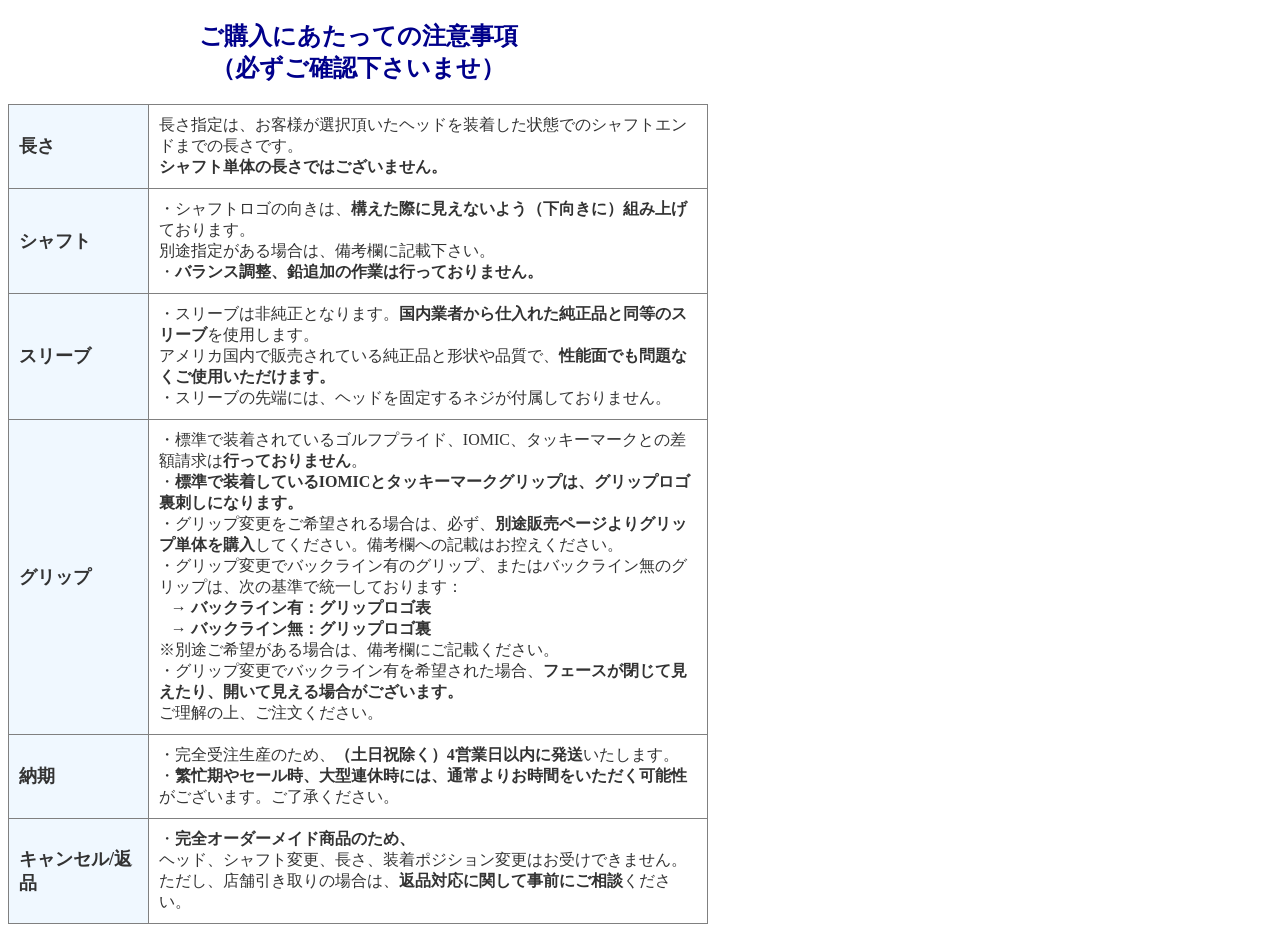
<file: rakuten/shaft.html>
<!DOCTYPE html>
<html lang="ja">
<head>
<meta charset="UTF-8">
<meta name="viewport" content="width=device-width, initial-scale=1.0">
<title>テスト</title>

</head>
<body>
  <div style="width: 700px;">
  <h2 style="color: darkblue; text-align: center; font-size: 24px;">
    ご購入にあたっての注意事項<br>（必ずご確認下さいませ）
</h2>

<table border="1" cellspacing="0" cellpadding="10" style="width: 100%; border-collapse: collapse; font-size: 16px; color: #333;">
    <tr>
        <th style="background-color: #f0f8ff; font-size: 18px; text-align: left; width: 20%; padding: 10px;">長さ</th>
        <td style="padding: 10px;">長さ指定は、お客様が選択頂いたヘッドを装着した状態でのシャフトエンドまでの長さです。<br>
        <b>シャフト単体の長さではございません。</b></td>
    </tr>
    <tr>
        <th style="background-color: #f0f8ff; font-size: 18px; text-align: left;">シャフト</th>
        <td style="padding: 10px;">・シャフトロゴの向きは、<b>構えた際に見えないよう（下向きに）組み上げ</b>ております。<br>
        別途指定がある場合は、備考欄に記載下さい。<br>
        ・<b>バランス調整、鉛追加の作業は行っておりません。</b></td>
    </tr>
    <tr>
        <th style="background-color: #f0f8ff; font-size: 18px; text-align: left;">スリーブ</th>
        <td style="padding: 10px;">・スリーブは非純正となります。<b>国内業者から仕入れた純正品と同等のスリーブ</b>を使用します。<br>
        アメリカ国内で販売されている純正品と形状や品質で、<b>性能面でも問題なくご使用いただけます。</b><br>
        ・スリーブの先端には、ヘッドを固定するネジが付属しておりません。</td>
    </tr>
    <tr>
        <th style="background-color: #f0f8ff; font-size: 18px; text-align: left;">グリップ</th>
        <td style="padding: 10px;">・標準で装着されているゴルフプライド、IOMIC、タッキーマークとの差額請求は<b>行っておりません</b>。<br>
        ・<b>標準で装着しているIOMICとタッキーマークグリップは、グリップロゴ裏刺しになります。</b><br>
        ・グリップ変更をご希望される場合は、必ず、<b>別途販売ページよりグリップ単体を購入</b>してください。備考欄への記載はお控えください。<br>
        ・グリップ変更でバックライン有のグリップ、またはバックライン無のグリップは、次の基準で統一しております：<br>
        &nbsp;&nbsp;&nbsp;→ <b>バックライン有：グリップロゴ表</b><br>
        &nbsp;&nbsp;&nbsp;→ <b>バックライン無：グリップロゴ裏</b><br>
        ※別途ご希望がある場合は、備考欄にご記載ください。<br>
        ・グリップ変更でバックライン有を希望された場合、<b>フェースが閉じて見えたり、開いて見える場合がございます。</b><br>
        ご理解の上、ご注文ください。</td>
    </tr>
    <tr>
        <th style="background-color: #f0f8ff; font-size: 18px; text-align: left;">納期</th>
        <td style="padding: 10px;">・完全受注生産のため、<b>（土日祝除く）4営業日以内に発送</b>いたします。<br>
        ・<b>繁忙期やセール時、大型連休時には、通常よりお時間をいただく可能性</b>がございます。ご了承ください。</td>
    </tr>
    <tr>
        <th style="background-color: #f0f8ff; font-size: 18px; text-align: left;">キャンセル/返品</th>
        <td style="padding: 10px;">・<b>完全オーダーメイド商品のため、</b><br>
        ヘッド、シャフト変更、長さ、装着ポジション変更はお受けできません。<br>
        ただし、店舗引き取りの場合は、<b>返品対応に関して事前にご相談</b>ください。</td>
    </tr>
</table></div>
</body>
</html>
</file>
<file: golf_export_pricing/style.css>
:root{--ink:#263b35;--muted:#64756f;--green:#2d594d;--line:#dfe6e2;--bg:#f5f7f6;--soft:#edf3f0}*{box-sizing:border-box}body{margin:0;background:var(--bg);color:var(--ink);font:16px/1.7 -apple-system,BlinkMacSystemFont,"Hiragino Kaku Gothic ProN","Yu Gothic",Meiryo,sans-serif}header{max-width:1320px;margin:auto;padding:25px 32px 12px;display:flex;justify-content:space-between;align-items:center;gap:16px}header>div:first-child{display:flex;gap:22px;align-items:baseline}h1{font-size:24px;letter-spacing:0;margin:0}header span{font-size:14px;color:var(--muted)}main{max-width:1320px;padding:0 32px;margin:auto}h2{font-size:19px;margin:0 0 18px;font-weight:650}h3{font-size:17px;margin:0 0 14px}p{margin:10px 0}.actions{display:flex;flex-wrap:wrap;gap:10px;align-items:center}button{font:inherit;font-size:14px;font-weight:550;padding:9px 14px;cursor:pointer;border:1px solid #cdd9d2;border-radius:6px;background:white;color:var(--ink)}button:hover{background:#edf3ee;border-color:#859b8f}button:disabled{opacity:.45;cursor:not-allowed}.primary{background:var(--green);border-color:var(--green);color:white}.primary:hover{background:#21483c;color:white}.full{width:100%}.link-button{border:0;padding:3px 0;color:var(--green);text-decoration:underline;background:none}nav{display:flex;gap:30px;border-bottom:1px solid var(--line);margin:10px 0 12px;overflow:auto}nav button{border:0;border-radius:0;background:none;white-space:nowrap;padding:14px 1px;color:var(--muted)}nav button.active{color:var(--green);box-shadow:inset 0 -2px var(--green)}nav span{font-size:12px;background:#e6eee9;padding:2px 7px;border-radius:4px}.status{font-size:12px;color:var(--muted);min-height:20px;margin-bottom:20px}.workspace{display:grid;grid-template-columns:minmax(0,1.15fr) minmax(360px,.85fr);gap:24px}.card{border:1px solid var(--line);background:white;border-radius:9px;padding:23px;margin-bottom:20px}.fields{display:grid;grid-template-columns:1fr 1fr;gap:16px 20px;margin:15px 0}.wide{grid-column:1/-1}label{font-size:14px;display:block;color:#425b50}input,select{font:inherit;font-size:16px;display:block;width:100%;margin-top:6px;border:1px solid #cad7cf;border-radius:5px;background:#fff;color:var(--ink);padding:10px 11px;min-width:0;height:46px}input:focus,select:focus,button:focus-visible{outline:2px solid #669f8d;outline-offset:2px}input:disabled,select:disabled{background:#f1f3f2;color:#7b8881}.unit{font-size:12px;color:var(--muted);margin-left:8px}.help{font-size:14px;color:var(--muted);line-height:1.75}.step{display:inline-grid;place-items:center;width:26px;height:26px;margin-right:9px;border-radius:50%;background:#edf3ef;color:var(--green);font-size:14px}.soft{background:var(--soft);border-radius:5px;padding:12px 15px;font-size:14px}.soft:empty{display:none}details{margin-top:18px;border-top:1px solid var(--line);padding-top:15px}details.card{margin-top:0;padding-top:20px}summary{cursor:pointer;font-size:15px;font-weight:600}details[open]>summary{margin-bottom:15px}.large{display:block;font-size:38px;line-height:1.4;font-variant-numeric:tabular-nums;margin:10px 0}.result{border-top:3px solid var(--green)}.result-grid{display:grid;gap:18px;grid-template-columns:1fr 1fr}.result-grid span{display:block;font-size:13px;color:var(--muted)}.result-grid strong{font-size:23px;font-weight:600;font-variant-numeric:tabular-nums}.fee-total{display:flex;align-items:center;gap:14px;margin:15px 0}.fee-total strong{font-size:30px;white-space:nowrap;color:var(--green)}.fee-total span{font-size:12px;color:var(--muted)}.row{display:flex;justify-content:space-between;gap:15px;font-size:14px;padding:8px 0}.row strong{font-weight:550;white-space:nowrap;font-variant-numeric:tabular-nums}.total{border-top:1px solid var(--line);margin-top:4px;padding-top:12px}.sub{color:var(--muted)}.empty{color:var(--muted);font-size:14px;padding:12px 0}.two,.three{display:grid;gap:22px;margin-top:18px}.two{grid-template-columns:1fr 1fr}.three{grid-template-columns:repeat(3,1fr)}.scenario{border:1px solid var(--line);border-radius:6px;padding:18px}.scenario strong{display:block;font-size:25px;margin:8px 0}.scenario p{font-size:13px;color:var(--muted)}.tablewrap{overflow:auto}table{border-collapse:collapse;width:100%;font-size:14px}td,th{text-align:right;padding:11px 8px;border-bottom:1px solid var(--line);white-space:nowrap}td:first-child,th:first-child{text-align:left}th{font-weight:500;color:var(--muted)}.section-heading{display:flex;align-items:center;justify-content:space-between;gap:18px;margin-bottom:14px}.section-heading h2,.section-heading h3{margin:0}.box-list{display:grid;gap:12px}.box-item,.history-item{border:1px solid var(--line);border-radius:6px;padding:16px;display:flex;justify-content:space-between;align-items:center;gap:18px}.box-item h3,.history-item h3{margin-bottom:4px}.box-item p,.history-item p{font-size:13px;color:var(--muted);margin:2px 0}.history-item{margin:15px 0;background:white}#boxForm{border-top:1px solid var(--line);margin-top:20px;padding-top:20px}.error{font-size:14px;color:#a8402d}.source{border-top:1px solid var(--line);padding:16px 0}.source h3{margin:6px 0}.tag{font-size:12px;background:#edf2ee;padding:3px 7px;border-radius:4px}.source p{font-size:14px;color:var(--muted)}a{color:#28634e}.formula{font-size:14px;padding:14px 0;border-top:1px solid var(--line)}.formula code{display:block;background:#f5f7f5;white-space:normal;padding:10px;border-radius:5px;margin-top:5px}footer{font-size:12px;color:var(--muted);padding:25px 0;margin-top:22px;border-top:1px solid var(--line)}dialog{font:inherit;color:var(--ink);padding:28px;border:1px solid var(--line);border-radius:9px;max-width:560px;width:calc(100% - 32px)}dialog::backdrop{background:#152b2755}dialog .actions{margin-top:22px}#toast{display:none;position:fixed;bottom:25px;left:50%;transform:translateX(-50%);background:#294d41;color:white;padding:12px 22px;border-radius:6px;font-size:14px;z-index:10;max-width:calc(100% - 32px)}[hidden]{display:none!important}@media(max-width:900px){header>div:first-child{display:block}.workspace{grid-template-columns:1fr 1fr;gap:18px}.card{padding:18px}.three{grid-template-columns:1fr}.result-grid{grid-template-columns:1fr}.fields{gap:14px}.fee-total{flex-wrap:wrap}}@media(max-width:680px){header{padding:20px 18px 10px;align-items:flex-start;flex-direction:column}main{padding:0 18px}h1{font-size:22px}nav{gap:25px}.workspace,.two{grid-template-columns:1fr}.result-grid{grid-template-columns:1fr 1fr}.card{padding:18px}.box-item,.history-item{display:block}.box-item .actions,.history-item .actions{margin-top:12px}.section-heading{flex-wrap:wrap}.fields{grid-template-columns:1fr 1fr}.large{font-size:33px}}@media(max-width:380px){.fields{grid-template-columns:1fr}.result-grid{grid-template-columns:1fr}.wide{grid-column:auto}}@media print{nav,header .actions,button,#settings,#guide,footer{display:none!important}.workspace{display:block}.card{break-inside:avoid}}
.server-status{position:fixed;right:18px;bottom:18px;z-index:20;display:flex;align-items:center;gap:6px;padding:6px 9px;border:1px solid var(--line);border-radius:999px;background:rgba(255,255,255,.94);box-shadow:0 2px 10px #1c31291a;color:var(--muted);font-size:11px;line-height:1}.server-dot{width:8px;height:8px;border-radius:50%;background:#9aa8a2;box-shadow:0 0 0 3px #9aa8a21f}.server-dot.online{background:#2d8a57;box-shadow:0 0 0 3px #2d8a5724}.server-dot.pending{background:#d3992d;box-shadow:0 0 0 3px #d3992d24}.server-dot.error{background:#bf4d3f;box-shadow:0 0 0 3px #bf4d3f24}#connectionStatus{min-width:2.5em}#turnstile{position:fixed;right:18px;bottom:52px;z-index:21}.guide-steps,.source-list{padding-left:1.4em}.guide-steps li,.source-list li{margin:8px 0}.guide-steps li::marker{color:var(--green);font-weight:700}#guide table td:nth-child(2),#guide table th:nth-child(2){text-align:right}#guide table td:last-child,#guide table th:last-child{text-align:left;white-space:normal}@media(max-width:680px){.server-status{right:10px;bottom:10px}#turnstile{right:10px;bottom:44px}}
.toggle{display:flex;align-items:center;gap:11px;font-size:15px}.toggle input{width:20px;height:20px;margin:0;accent-color:var(--green)}.ai-copy{font-size:14px;line-height:1.8}.ai-copy p{margin:10px 0}.ai-copy p:first-child{margin-top:0}.ai-copy p:last-child{margin-bottom:0}
.profit-adjust{margin:18px 0 14px;padding:16px;border:1px solid #cfe0d9;border-radius:12px;background:#f5faf7}.profit-adjust label{display:block;font-weight:700}.profit-adjust input{margin-top:7px;background:#fff}.profit-adjust .help{margin:8px 0 0}
#categoryForm,#marketForm{border-top:1px solid var(--line);margin-top:20px;padding-top:20px}

.server-status{position:static;width:max-content;margin:8px 0 16px auto;box-shadow:none;z-index:auto}.row strong{white-space:normal;text-align:right}.result-grid #margin{font-size:15px;line-height:1.6}#targetProfitButton{margin:14px 0;border-color:var(--green)}#profitCompare{margin-top:18px}.error,#recommendHint:has(strong){color:#9d3528}

.calculation-notices{font-size:13px;margin-top:12px;color:var(--muted)}.calculation-notices li{margin:7px 0}.calculation-notices summary{font-weight:600}.calculation-notices ul{padding-left:20px}
.workspace{display:block}.server-status{align-self:start;justify-self:end}
.policy-quick{border-top:4px solid var(--green)}.policy-quick details{margin:12px 0}.policy-quick .toggle{margin:16px 0;align-items:flex-start}.policy-quick .toggle input{flex:none}.policy-total{font-size:1.35rem;font-weight:700;margin:16px 0 8px}.policy-quick select,.policy-quick input[type=number]{min-height:44px}.policy-quick summary{padding:8px 0}
</file>
